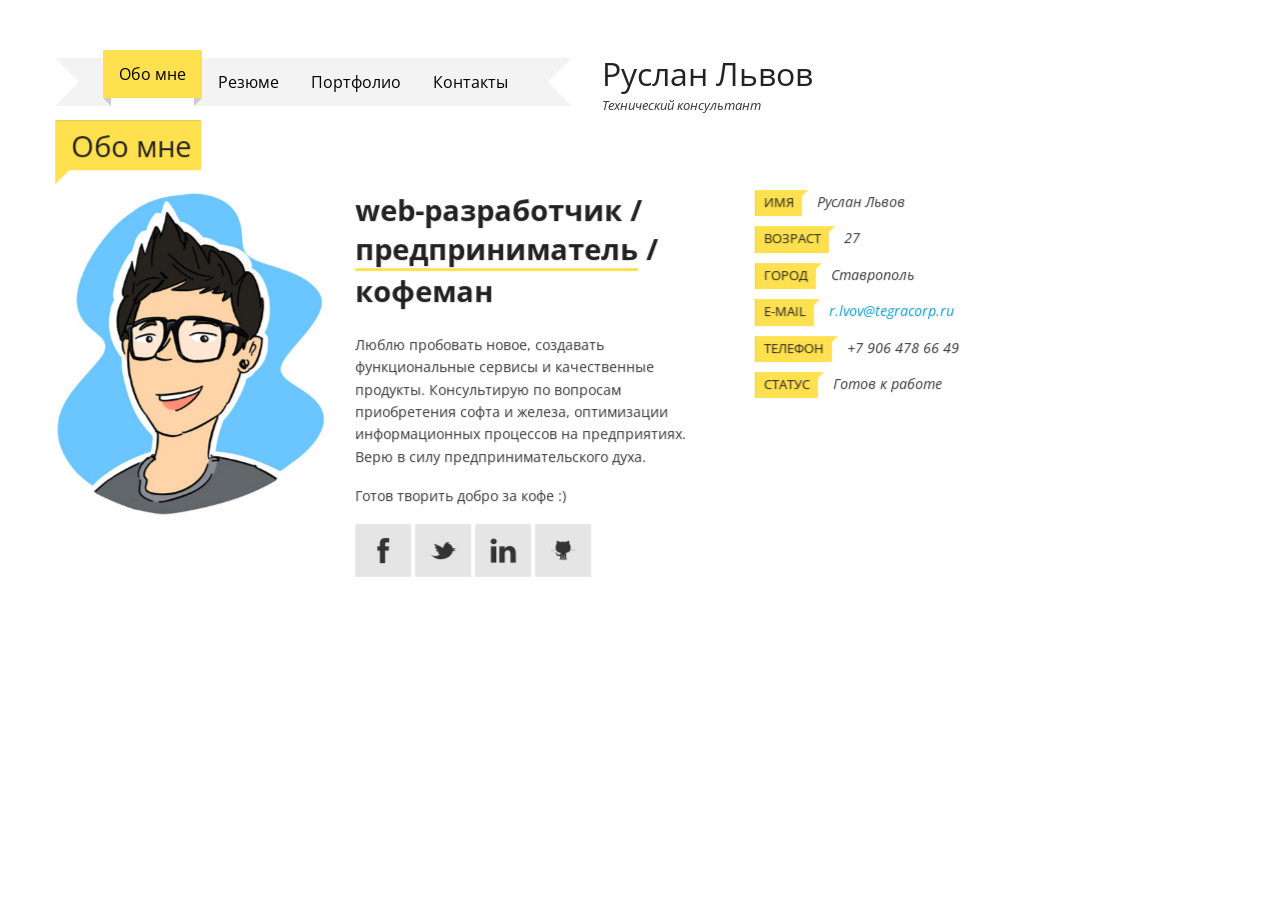
<file: index.html>
<!doctype html>
<html class="no-overflow" data-safeMod="false" data-mobileSafeMod="true" data-safeModPageInAnimation="fadeInLeft"
      data-inAnimation="fadeInLeft" data-outAnimation="fadeOutRightBig" data-lightboxInAnimation="fadeInLeftBig"
      data-profileImageAnimation="rotate-left" data-jmpressAnimationDuration="1000">
<head>

    <meta charset="utf-8"/>
    <meta name="viewport" content="width=device-width, initial-scale=1, maximum-scale=1">
    <meta name="description" content="Руслан Львов | Технический консультант, предприниматель, кофеман">
    <meta name="keywords"
          content="руслан львов, разработчик, предприниматель, портфолио, опыт работы, web, технический консультант">
    <meta name="author" content="Russel Lvov">
    <title>Руслан Львов | Технический консультант, предприниматель, кофеман</title>

    <!-- FAV and TOUCH ICONS -->
    <link rel="shortcut icon" href="images/ico/favicon.ico">
    <link rel="apple-touch-icon-precomposed" sizes="144x144" href="images/ico/iv-logo-144.png">
    <link rel="apple-touch-icon-precomposed" sizes="114x114" href="images/ico/iv-logo-114.png">
    <link rel="apple-touch-icon-precomposed" sizes="72x72" href="images/ico/iv-logo-72.png">
    <link rel="apple-touch-icon-precomposed" href="images/ico/iv-logo-57.png">

    <!-- FONTS -->
    <link href='https://fonts.googleapis.com/css?family=Open+Sans:400,400italic,700&subset=latin,cyrillic' rel='stylesheet' type='text/css'>

    <!-- STYLES -->
    <link rel="stylesheet" type="text/css" href="css/normalize.css">
    <link rel="stylesheet" type="text/css" href="css/bootstrap.min.css">
    <link rel="stylesheet" type="text/css" href="css/jquery.transitions.css">
    <link rel="stylesheet" type="text/css" href="css/main.css">
    <link rel="stylesheet" type="text/css" href="css/animate.css">
    <link rel="stylesheet" type="text/css" href="css/jquery.fancybox-1.3.4.css">

    <!-- SCRIPTS -->
    <!--[if lte IE 9]>
    <script src="js/IE9.js"></script><![endif]-->

    <script src="js/jquery-1.7.2.min.js"></script>
    <script src="js/jquery.address-1.4.min.js"></script>
    <script src="js/detectmobilebrowser.js"></script>
    <script src="js/jmpress.js"></script>
    <script src="js/iscroll.js"></script>
    <script src="js/jScroll.js"></script>
    <script src="js/modernizr.js"></script>
    <script src="js/jquery.waitforimages.js"></script>
    <script src="js/jquery.isotope.min.js"></script>
    <script src="js/jquery.transitions.js"></script>
    <script src="js/jquery.fitvids.js"></script>
    <script src="js/jquery.validate.min.js"></script>
    <script src="js/spin.min.js"></script>
    <script src="js/jquery.fancybox-1.3.4.pack.js"></script>
    <script src="js/send-mail.js"></script>
    <script src="js/main.js"></script>
    <!-- Yandex.Metrika counter -->
    <script type="text/javascript">
        (function (d, w, c) {
            (w[c] = w[c] || []).push(function () {
                try {
                    w.yaCounter35379305 = new Ya.Metrika({
                        id: 35379305,
                        clickmap: true,
                        trackLinks: true,
                        accurateTrackBounce: true
                    });
                } catch (e) {
                }
            });

            var n = d.getElementsByTagName("script")[0],
                    s = d.createElement("script"),
                    f = function () {
                        n.parentNode.insertBefore(s, n);
                    };
            s.type = "text/javascript";
            s.async = true;
            s.src = "https://mc.yandex.ru/metrika/watch.js";

            if (w.opera == "[object Opera]") {
                d.addEventListener("DOMContentLoaded", f, false);
            } else {
                f();
            }
        })(document, window, "yandex_metrika_callbacks");
    </script>
    <noscript>
        <div><img src="https://mc.yandex.ru/watch/35379305" style="position:absolute; left:-9999px;" alt=""/></div>
    </noscript>
    <!-- /Yandex.Metrika counter -->
    <script type="text/javascript">
        (function (i, s, o, g, r, a, m) {
            i['GoogleAnalyticsObject'] = r;
            i[r] = i[r] || function () {
                        (i[r].q = i[r].q || []).push(arguments)
                    }, i[r].l = 1 * new Date();
            a = s.createElement(o),
                    m = s.getElementsByTagName(o)[0];
            a.async = 1;
            a.src = g;
            m.parentNode.insertBefore(a, m)
        })(window, document, 'script', '//www.google-analytics.com/analytics.js', 'ga');

        ga('create', 'UA-20227909-6', 'auto');
        ga('send', 'pageview');

    </script>
    <link class="menu-skin" rel="stylesheet" type="text/css" href="css/skins/menu/light.css">

</head>


<body>
<!-- ************************ HEADER -->
<header id="header">
    <div class="wrapper">


        <!-- NAV MENU -->
        <nav>
            <ul>
                <li><a href='#/about'><span>Обо мне</span></a></li>
                <li><a href='#/resume'><span>Резюме</span></a></li>
                <li><a href='#/portfolio'><span>Портфолио</span></a></li>
                <li><a href='#/contact'><span>Контакты</span></a></li>
            </ul>
        </nav>
        <!-- NAV MENU -->

        <!-- TITLE -->
        <div class="title">
            <h1>Руслан Львов</h1>

            <p>Технический консультант</p>
        </div>
        <!-- TITLE -->

    </div>
</header>
<!-- ************************ HEADER -->


<!-- ************************ PAGES -->
<div id="pages">


    <!-- PAGE : ABOUT -->
    <section id="about" class="page wrapper" data-x="-16500" data-y="-1250" data-rotate="0" data-scale="14">

        <!-- PAGE TITLE -->
        <h2 class="caption"><span>Обо мне</span></h2>

        <div class="iscroll-wrapper">
            <div class="scroller container">


                <!--row-->
                <div class="row">


                    <!--column 3/12-->
                    <div class="span3 profile-image">


                        <!-- te-wrapper -->
                        <div id="te-wrapper" class="te-wrapper">


                            <!-- images -->
                            <div class="te-images">
                                <img src="images/site/profile-1.jpg" alt="profile picture">
                                <img src="images/site/profile-2.jpg" alt="profile picture">
                            </div>
                            <!-- images -->

                            <!-- cover -->
                            <div class="te-cover">
                                <img src="images/site/profile-1.jpg" alt="profile picture">
                            </div>
                            <!-- cover -->

                            <!-- transition -->
                            <div class="te-transition">
                                <div class="te-card">
                                    <div class="te-front"></div>
                                    <div class="te-back"></div>
                                </div>
                            </div>
                            <!-- transition -->


                        </div>
                        <!-- te-wrapper -->


                    </div>
                    <!--column 3/12-->


                    <!--column 4/12-->
                    <div class="span4">

                        <!-- about me text -->
                        <h2>web-разработчик /<span class="label primary">предприниматель</span> / кофеман</h2>

                        <p>Люблю пробовать новое, создавать функциональные сервисы и качественные продукты. Консультирую
                            по вопросам приобретения софта и железа, оптимизации информационных процессов на
                            предприятиях. Верю в силу предпринимательского духа.</p>

                        <p>Готов творить добро за кофе :)</p>
                        <!-- about me text -->

                        <!-- social icons -->
                        <ul class="social">
                            <li><a class="facebook" href="http://fb.com/deenoize" target="_blank">&#xf125;</a></li>
                            <li><a class="twitter" href="http://twitter.com/deenoize" target="_blank">&#xf182;</a></li>
                            <li><a class="linkedin" href="http://linkedin.com/in/deenoize" target="_blank">&#xf146;</a>
                            </li>
                            <li><a class="github" href="http://github.com/deenoize" target="_blank">&#xf133;</a></li>
                        </ul>
                        <!-- social icons -->


                    </div>
                    <!--column 4/12-->


                    <!--column 5/12-->
                    <div class="span5">

                        <!-- personal info -->
                        <ul class="personal-info">
                            <li><span class="title">ИМЯ</span><span class="value">Руслан Львов</span></li>
                            <li><span class="title">ВОЗРАСТ</span><span class="value">27</span></li>
                            <li><span class="title">ГОРОД</span><span class="value">Ставрополь</span></li>
                            <li><span class="title">E-MAIL</span><span class="value"><a
                                    href="mailto:r.lvov@tegracorp.ru">r.lvov@tegracorp.ru</a></span></li>
                            <li><span class="title">ТЕЛЕФОН</span><span class="value">+7 906 478 66 49</span></li>
                            <li><span class="title">СТАТУС</span><span class="value">Готов к работе</span></li>
                        </ul>
                        <!-- personal info -->
                    </div>
                    <!--column 5/12-->


                </div>
                <!--row-->


            </div>
            <!--end scroller-->
        </div>
        <!--iscroll-wrapper-->

    </section>
    <!-- PAGE : ABOUT -->


    <!-- PAGE : RESUME -->
    <section id="resume" class="page wrapper resume" data-x="1500" data-y="250" data-rotate="-90" data-scale="16">

        <!-- PAGE TITLE -->
        <h2 class="caption"><span>Резюме</span></h2>

        <div class="iscroll-wrapper">
            <div class="scroller container">


                <!--row-->
                <div class="row">


                    <!--column 6/12-->
                    <div class="span6">


                        <!-- EMPLOYMENT -->
                        <div class="history-group">

                            <h3><span class="label black">Опыт</span></h3>

                            <div class="history-unit">
                                <h4>Фрилансер<span class="work-time">2015 - сейчас</span></h4>
                                <h5>Upwork, <a href="http://upwork.com">upwork.com</a></h5>
                            </div>

                            <div class="history-unit">
                                <h4>Технический консультант и основатель<span class="work-time">2008 - сейчас</span></h4>
                                <h5>Тегра, <a href="http://tegracorp.ru">tegracorp.ru</a></h5>
                            </div>

                            <div class="history-unit">
                                <h4>Основатель<span class="work-time">2014 - сейчас</span></h4>
                                <h5>Шоколадная мастерская Taboo, <a href="http://tabootaboo.ru">tabootaboo.ru</a></h5>
                            </div>

                            <div class="history-unit">
                                <h4>Основатель <span class="work-time">2015 - сейчас</span></h4>
                                <h5>Мастерская ТотСамыйМак, <a href="http://тотсамыймак.рф">тотсамыймак.рф</a></h5>
                            </div>

                        </div>
                        <!-- EMPLOYMENT -->


                        <!-- EDUCATION -->
                        <div class="history-group">

                            <h3><span class="label black">Образование</span></h3>

                            <div class="history-unit">
                                <h4>Компьютерная графика и web-дизайн <span class="work-time">2006 - 2011</span></h4>
                                <h5>СКФУ</h5>
                            </div>

                            <div class="history-unit">
                                <h4>Системы обработки и управления <span class="work-time">2006 - 2011</span></h4>
                                <h5>СКФУ</h5>
                            </div>

                            <div class="history-unit">
                                <h4>Technology entrepreneurship<span class="work-time">2011 - 2012</span></h4>
                                <h5>Stanford</h5>
                            </div>

                            <div class="history-unit">
                                <h4>Курсы HTML, CSS и JS <span class="work-time">2014 - сейчас</span></h4>
                                <h5>Codeschool.com</h5>
                            </div>

                            <div class="history-unit">
                                <h4>Разное <span class="work-time">2009 - сейчас</span></h4>
                                <h5>Coursera, edX, TED</h5>
                            </div>

                        </div>
                        <!-- EDUCATION -->
                        <!--
                        <div class="launch cv">
                            <a href="#" class="btn">Скачать CV</a>
                        </div>
                        -->
                    </div>
                    <!--column 6/12-->


                    <!--column 6/12-->
                    <div class="span5 offset1">

                        <!-- DEV SKILLS -->
                        <div class="history-group">

                            <h3><span class="label black">Разработка</span></h3>

                            <div class="history-unit">
                                <h4>HTML5</h4>

                                <div class="bar" data-percent="100">
                                    <div class="progress"></div>
                                </div>
                            </div>

                            <div class="history-unit">
                                <h4>CSS3 (Bootstrap, Foundation)</h4>

                                <div class="bar" data-percent="60">
                                    <div class="progress"></div>
                                </div>
                            </div>

                            <div class="history-unit">
                                <h4>JavaScript (Angular, React, Express, Node.js)</h4>

                                <div class="bar" data-percent="80">
                                    <div class="progress"></div>
                                </div>
                            </div>

                            <div class="history-unit">
                                <h4>Database (MySQL, MongoDB, Redis)</h4>

                                <div class="bar" data-percent="60">
                                    <div class="progress"></div>
                                </div>
                            </div>

                            <div class="history-unit">
                                <h4>PHP (WordPress)</h4>

                                <div class="bar" data-percent="70">
                                    <div class="progress"></div>
                                </div>
                            </div>

                        </div>
                        <!-- DEV SKILLS -->


                        <!-- BUSINESS SKILLS -->
                        <div class="history-group">

                            <h3><span class="label black">Бизнес</span></h3>

                            <div class="history-unit">
                                <h4>Менеджмент проектов</h4>

                                <div class="bar" data-percent="100">
                                    <div class="progress"></div>
                                </div>
                            </div>

                            <div class="history-unit">
                                <h4>UI/UX</h4>

                                <div class="bar" data-percent="90">
                                    <div class="progress"></div>
                                </div>
                            </div>

                            <div class="history-unit">
                                <h4>SEO-оптимизация</h4>

                                <div class="bar" data-percent="70">
                                    <div class="progress"></div>
                                </div>
                            </div>

                            <div class="history-unit">
                                <h4>Продвижение в соц. сетях</h4>

                                <div class="bar" data-percent="80">
                                    <div class="progress"></div>
                                </div>
                            </div>
                        </div>
                        <!-- BUSINESS SKILLS -->


                    </div>
                    <!--column 6/12-->


                </div>
                <!--row-->


            </div>
            <!--end scroller-->
        </div>
        <!--iscroll-wrapper-->


    </section>
    <!-- PAGE : RESUME -->


    <!-- PAGE : PORTFOLIO -->
    <section id="portfolio" class="page wrapper portfolio" data-x="14500" data-y="1250" data-rotate="0" data-scale="4">

        <!-- PAGE TITLE -->
        <h2 class="caption"><span>Портфолио</span></h2>

        <div class="iscroll-wrapper">
            <div class="scroller container">


                <!--FILTERS-->
                <ul id="filters">
                    <li class="current"><a href="#" data-filter="*">all</a></li>
                    <li><a href="#" data-filter=".design">design</a></li>
                    <li><a href="#" data-filter=".coding">coding</a></li>
                    <li><a href="#" data-filter=".logo">business</a></li>
                </ul>
                <!--FILTERS-->


                <!-- PORTFOLIO ITEMS --><!--
                <div id="portfolio-items" class="portfolio-items">

                    <div class="item design">
                        <div class="media-box">
                            <img src="images/portfolio/portfolio-06.jpg" alt="portfolio-post">

                            <div class="mask">
                                <h3 class="title">ВЗГЛЯНУТЬ ПОДРОБНЕЕ</h3>
                                <a href="portfolio-item-01.html" class="ico ajax"></a>
                            </div>
                        </div>
                        <h3 class="project-title">Limitless Sky</h3>

                        <p class="category">Poster / Illustration</p>
                    </div>

                    <div class="item coding">
                        <div class="media-box">
                            <img src="images/portfolio/portfolio-15.jpg" alt="portfolio-post">

                            <div class="mask">
                                <h3 class="title">ВЗГЛЯНУТЬ ПОДРОБНЕЕ</h3>
                                <a href="portfolio-item-02.html" class="ico ajax"></a>
                            </div>
                        </div>
                        <h3 class="project-title">Back in 24 hrs</h3>

                        <p class="category">Web Design</p>
                    </div>

                    <div class="item coding">
                        <div class="media-box">
                            <img src="images/portfolio/portfolio-16.jpg" alt="portfolio-post">

                            <div class="mask">
                                <h3 class="title">ВЗГЛЯНУТЬ ПОДРОБНЕЕ</h3>
                                <a href="portfolio-item-03.html" class="ico ajax"></a>
                            </div>
                        </div>
                        <h3 class="project-title">Retro Radio App</h3>

                        <p class="category">Mobile Application</p>
                    </div>

                    <div class="item design">
                        <div class="media-box">
                            <img src="images/portfolio/portfolio-09.jpg" alt="portfolio-post">

                            <div class="mask">
                                <h3 class="title">ВЗГЛЯНУТЬ ПОДРОБНЕЕ</h3>
                                <a href="images/portfolio-big/portfolio-big-03.jpg" title="Showcase of my works."
                                   data-lightbox-gallery="fancybox-item-01" class="ico lightbox"></a>
                            </div>
                        </div>
                        <h3 class="project-title">Lightbox Example</h3>

                        <p class="category">Web Design</p>
                    </div>

                    <div class="item coding">
                        <div class="media-box">
                            <img src="images/portfolio/portfolio-05.jpg" alt="portfolio-post">

                            <div class="mask">
                                <h3 class="title">ВЗГЛЯНУТЬ ПОДРОБНЕЕ</h3>
                                <a href="images/portfolio-big/portfolio-big-01.jpg" title="Showcase of my cool project!"
                                   data-lightbox-gallery="fancybox-item-02" class="ico lightbox"></a>
                                <a href="images/portfolio-big/portfolio-big-02.jpg"
                                   data-lightbox-gallery="fancybox-item-02" title="Showcase of my cool project"
                                   class="hidden lightbox"></a>
                                <a href="images/portfolio-big/portfolio-big-04.jpg"
                                   data-lightbox-gallery="fancybox-item-02" class="hidden lightbox"></a>
                            </div>
                        </div>
                        <h3 class="project-title">Lightbox Gallery</h3>

                        <p class="category">Game Design</p>
                    </div>

                    <div class="item coding">
                        <div class="media-box">
                            <img src="images/portfolio/portfolio-14.jpg" alt="portfolio-post">

                            <div class="mask">
                                <h3 class="title">ВЗГЛЯНУТЬ ПОДРОБНЕЕ</h3>
                                <a href="http://player.vimeo.com/video/49225173?title=0&amp;byline=0&amp;portrait=0&amp;color=FFE04F"
                                   title="Showcase of my works." data-lightbox-gallery="fancybox-item-03"
                                   class="ico lightbox iframe"></a>
                            </div>
                        </div>
                        <h3 class="project-title">Ligthbox Video</h3>

                        <p class="category">Video Editting</p>
                    </div>

                    <div class="item logo">
                        <div class="media-box">
                            <img src="images/portfolio/portfolio-07.jpg" alt="portfolio-post">

                            <div class="mask">
                                <h3 class="title">ВЗГЛЯНУТЬ ПОДРОБНЕЕ</h3>
                                <a href="portfolio-item-01.html" class="ico ajax"></a>
                            </div>
                        </div>
                        <h3 class="project-title">Blue Houses</h3>

                        <p class="category">Logo / Illustration</p>
                    </div>

                    <div class="item design">
                        <div class="media-box">
                            <img src="images/portfolio/portfolio-08.jpg" alt="portfolio-post">

                            <div class="mask">
                                <h3 class="title">ВЗГЛЯНУТЬ ПОДРОБНЕЕ</h3>
                                <a href="portfolio-item-02.html" class="ico ajax"></a>
                            </div>
                        </div>
                        <h3 class="project-title">Robot in love</h3>

                        <p class="category">Illustration</p>
                    </div>

                    <div class="item design">
                        <div class="media-box">
                            <img src="images/portfolio/portfolio-02.jpg" alt="portfolio-post">

                            <div class="mask">
                                <h3 class="title">ВЗГЛЯНУТЬ ПОДРОБНЕЕ</h3>
                                <a href="portfolio-item-03.html" class="ico ajax"></a>
                            </div>
                        </div>
                        <h3 class="project-title">Power Fist</h3>

                        <p class="category">Poster</p>
                    </div>

                    <div class="item coding">
                        <div class="media-box">
                            <img src="images/portfolio/portfolio-10.jpg" alt="portfolio-post">

                            <div class="mask">
                                <h3 class="title">ВЗГЛЯНУТЬ ПОДРОБНЕЕ</h3>
                                <a href="portfolio-item-01.html" class="ico ajax"></a>
                            </div>
                        </div>
                        <h3 class="project-title">Chicken Game</h3>

                        <p class="category">Game Design / Modelling</p>
                    </div>

                    <div class="item design">
                        <div class="media-box">
                            <img src="images/portfolio/portfolio-11.jpg" alt="portfolio-post">

                            <div class="mask">
                                <h3 class="title">ВЗГЛЯНУТЬ ПОДРОБНЕЕ</h3>
                                <a href="portfolio-item-02.html" class="ico ajax"></a>
                            </div>
                        </div>
                        <h3 class="project-title">Deadly Boxes</h3>

                        <p class="category">Print Design / Illustration</p>
                    </div>

                    <div class="item coding">
                        <div class="media-box">
                            <img src="images/portfolio/portfolio-19.jpg" alt="portfolio-post">

                            <div class="mask">
                                <h3 class="title">ВЗГЛЯНУТЬ ПОДРОБНЕЕ</h3>
                                <a href="portfolio-item-03.html" class="ico ajax"></a>
                            </div>
                        </div>
                        <h3 class="project-title">Green Bank</h3>

                        <p class="category">Web Design / Mobile App</p>
                    </div>

                    <div class="item logo">
                        <div class="media-box">
                            <img src="images/portfolio/portfolio-13.jpg" alt="portfolio-post">

                            <div class="mask">
                                <h3 class="title">ВЗГЛЯНУТЬ ПОДРОБНЕЕ</h3>
                                <a href="portfolio-item-01.html" class="ico ajax"></a>
                            </div>
                        </div>
                        <h3 class="project-title">Retro Cassette</h3>

                        <p class="category">Logo / Brand Design</p>
                    </div>

                    <div class="item logo">
                        <div class="media-box">
                            <img src="images/portfolio/portfolio-04.jpg" alt="portfolio-post">

                            <div class="mask">
                                <h3 class="title">ВЗГЛЯНУТЬ ПОДРОБНЕЕ</h3>
                                <a href="portfolio-item-02.html" class="ico ajax"></a>
                            </div>
                        </div>
                        <h3 class="project-title">Colorful Child</h3>

                        <p class="category">Poster / Logo</p>
                    </div>

                    <div class="item logo">
                        <div class="media-box">
                            <img src="images/portfolio/portfolio-03.jpg" alt="portfolio-post">

                            <div class="mask">
                                <h3 class="title">ВЗГЛЯНУТЬ ПОДРОБНЕЕ</h3>
                                <a href="portfolio-item-03.html" class="ico ajax"></a>
                            </div>
                        </div>
                        <h3 class="project-title">Retro Radio</h3>

                        <p class="category">Icon Design</p>
                    </div>


                </div>-->
                <!-- PORTFOLIO ITEMS -->

            </div>
            <!--end scroller-->
        </div>
        <!--iscroll-wrapper-->


    </section>
    <!-- PAGE : PORTFOLIO -->


    <!-- PAGE : CONTACT -->
    <section id="contact" class="page wrapper" data-x="14500" data-y="5250" data-rotate="90" data-scale="2">

        <!-- PAGE TITLE -->
        <h2 class="caption"><span>Контакты</span></h2>

        <div class="iscroll-wrapper">
            <div class="scroller">


                <!--row-->
                <div class="row">


                    <!--column 7/12-->
                    <div class="map span7">

                        <h3>Выпить кофе со мной можно здесь:</h3>

                        <iframe src="https://www.google.com/maps/embed?pb=!1m18!1m12!1m3!1d2886666.012223089!2d41.996086949999984!3d45.04502344999998!2m3!1f0!2f0!3f0!3m2!1i1024!2i768!4f13.1!3m3!1m2!1s0x40f9a9d63fd5d9f7%3A0x29c820a41bb5bcf2!2z0KHRgtCw0LLRgNC-0L_QvtC70YwsINCh0YLQsNCy0YDQvtC_0L7Qu9GM0YHQutC40Lkg0LrRgNCw0Lk!5e0!3m2!1sru!2sru!4v1435318142750"
                                width="800" height="600" frameborder="0" style="border:0" allowfullscreen></iframe>
                    </div>
                    <!--column 7/12-->


                    <!--column 5/12-->
                    <div class="span5">

                        <h3>Есть идеи сотрудничества?</h3>

                        <!--CONTACT FORM-->
                        <form id="contact-form" method="post" class="validate-form">
                            <fieldset>

                                <!-- personal info -->
                                <ul class="personal-info contact-form">
                                    <li><label class="title" for="name">ИМЯ</label><input class="text required"
                                                                                          id="name" name="name"
                                                                                          type="text"
                                                                                          placeholder="Здесь нужно написать Ваше имя">
                                    </li>
                                    <li><label class="title" for="email">E-MAIL</label><input
                                            class="text required email" id="email" name="email" type="text"
                                            placeholder="Чтобы я мог ответить Вам"></li>
                                    <li><label class="title" for="message">СООБЩЕНИЕ</label><textarea
                                            class="text required" id="message" name="message"
                                            placeholder="На вот это Ваше сообщение"></textarea></li>
                                    <li class="submit-area">
                                        <button type="submit" class="btn-send">ОТПРАВИТЬ</button>
                                        <input type="hidden" name="submitted" id="submitted" value="true"/>
                                        <span class="icon">Ã</span>
                                    </li>
                                </ul>
                                <!-- personal info -->

                            </fieldset>
                        </form>
                        <!--CONTACT FORM-->


                    </div>
                    <!--column 5/12-->


                </div>
                <!--row-->


            </div>
            <!--end scroller-->
        </div>
        <!--iscroll-wrapper-->


    </section>
    <!-- PAGE : CONTACT -->


</div>
<!-- ************************ PAGES -->


<!-- ************************ PORTFOLIO OVERLAY -->
<div class="p-overlay">

</div>
<!-- ************************ PORTFOLIO OVERLAY -->

<!-- ************************ PORTFOLIO OVERLAY -->
<div class="p-overlay">

</div>
<!-- ************************ PORTFOLIO OVERLAY -->


<!-- ************************ AJAX LOADER -->
<div class="loader"></div>
<!-- ************************ AJAX LOADER -->


</body>
</html>
</file>
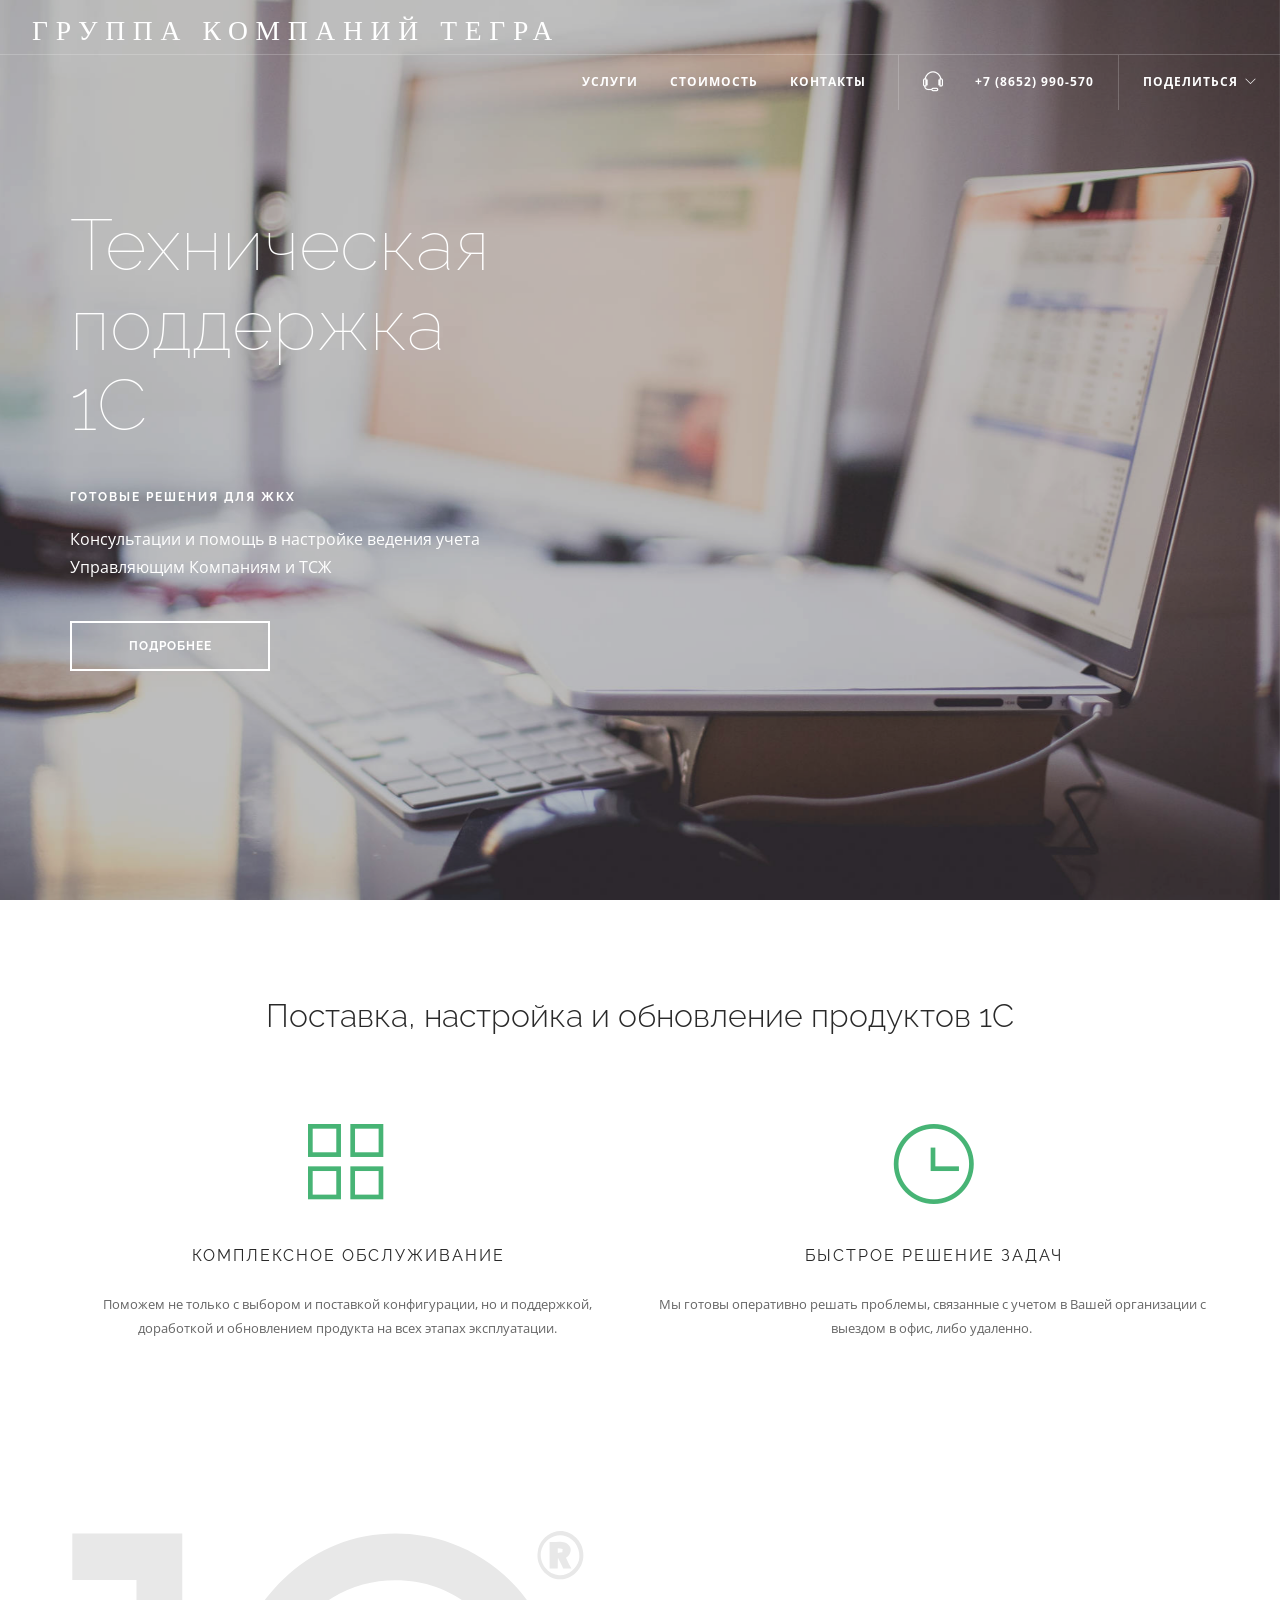
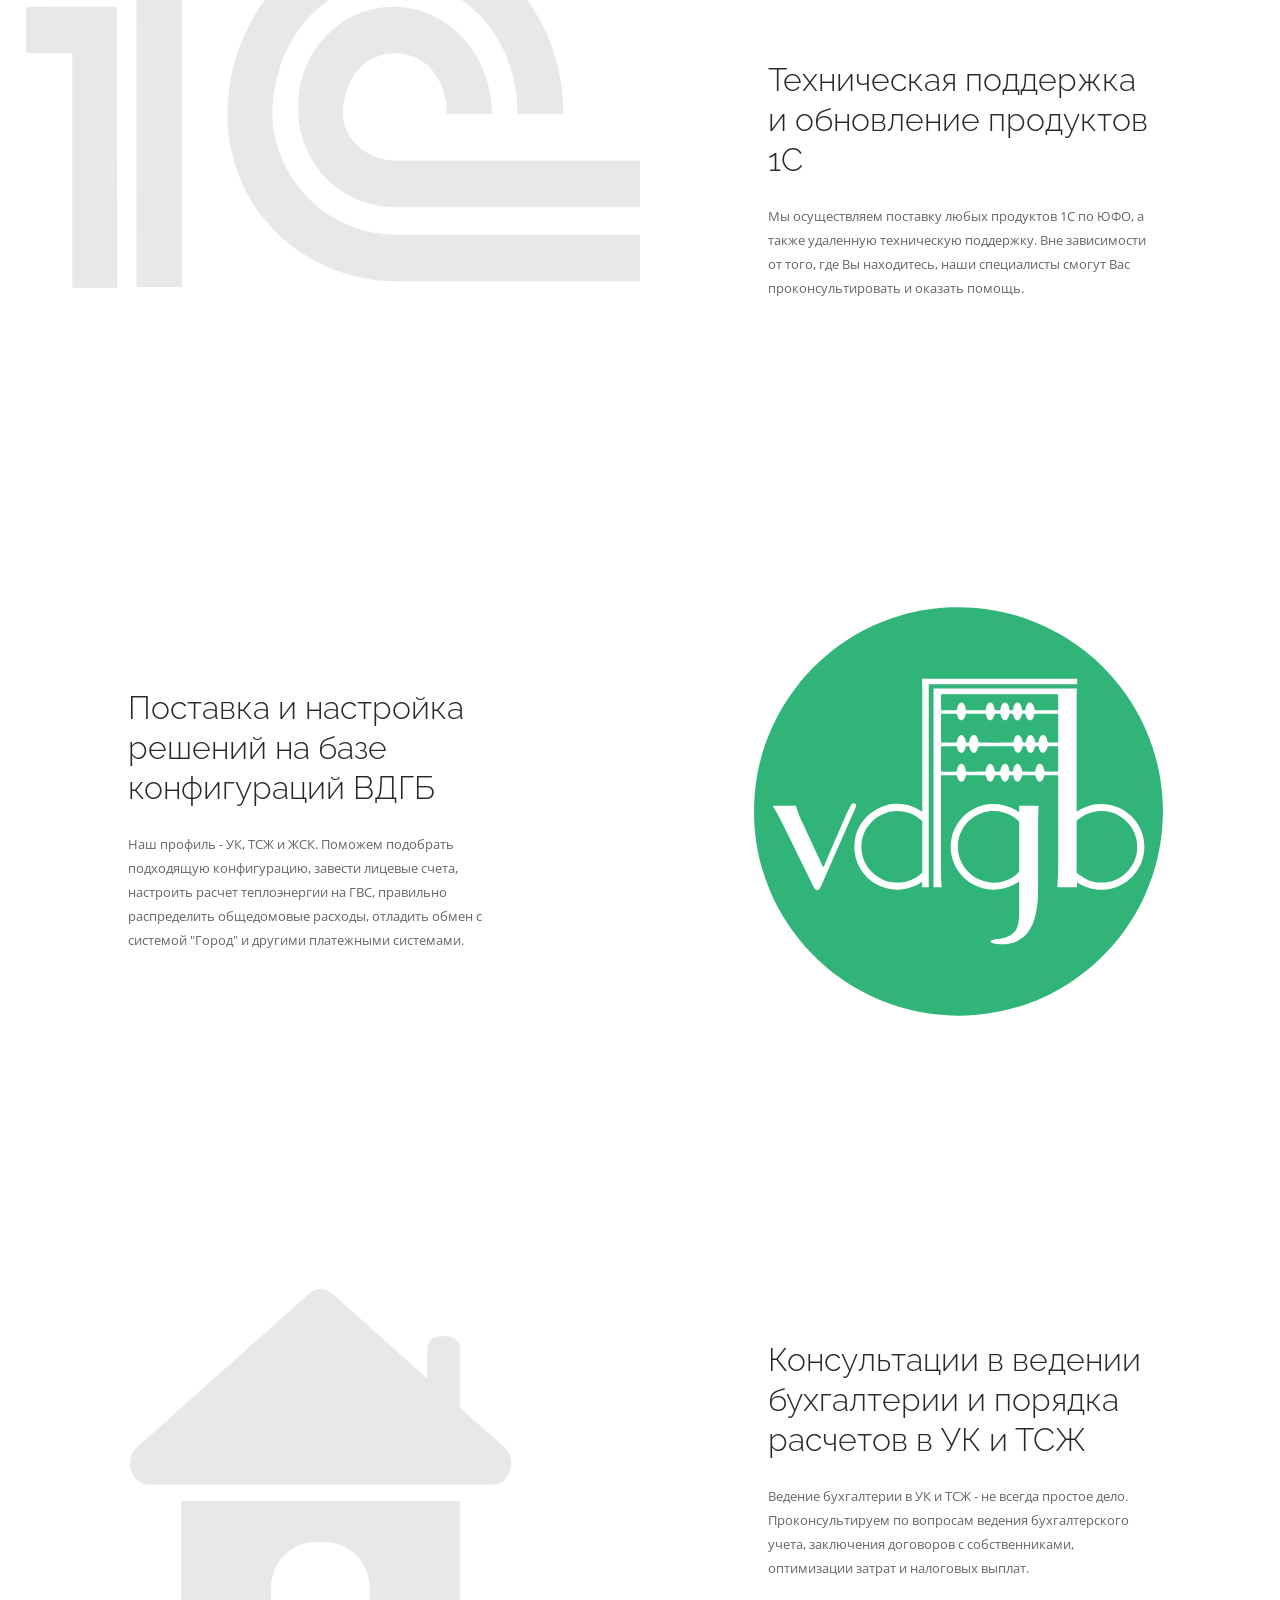
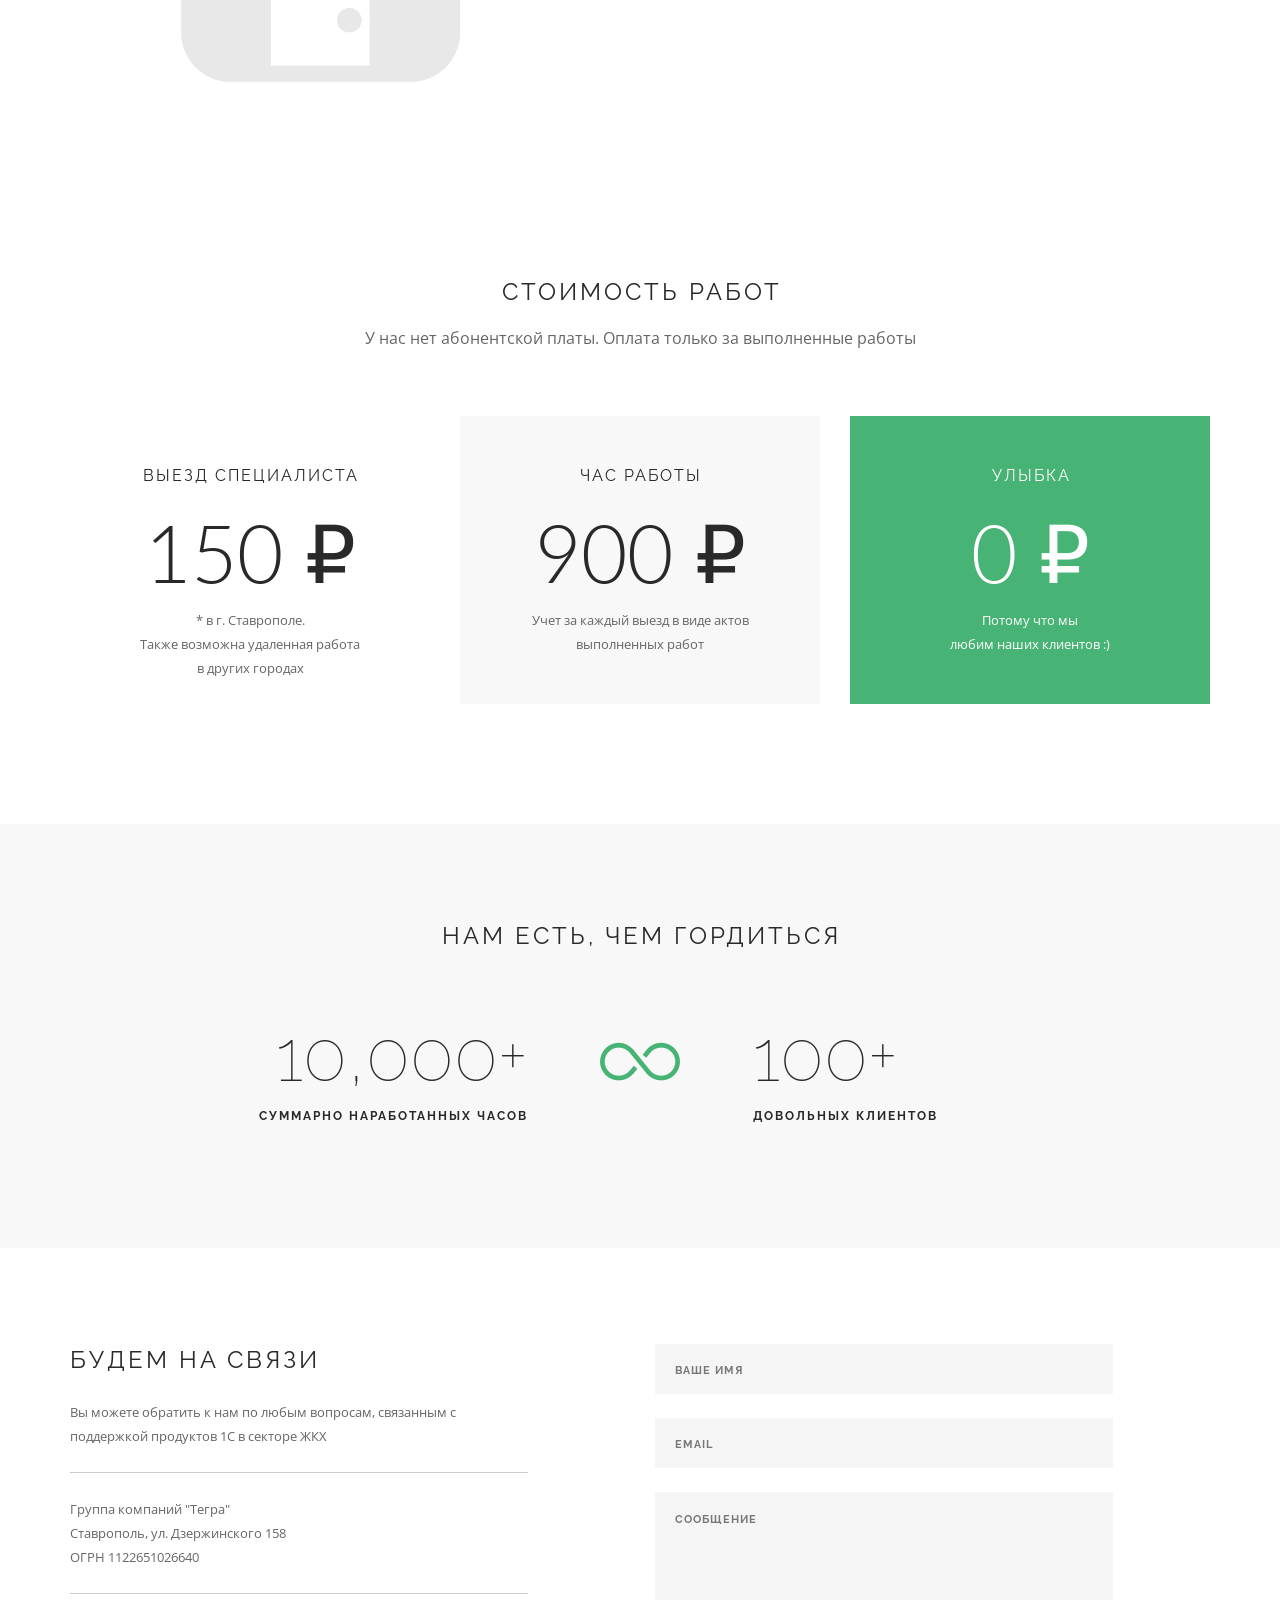
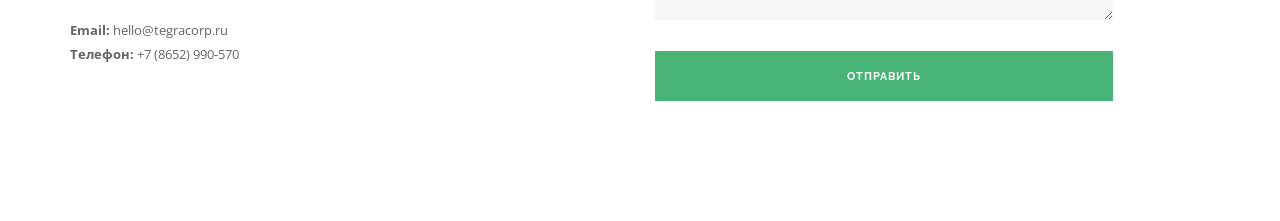
<file: portfolio/sites/1c.tegracorp.ru/index.html>
<!doctype html>
<html lang="ru">
<head>
        <meta charset="utf-8">
        <title>Техническая поддержка 1С в Управляющих Компаниях и ТСЖ | Группа компаний Тегра</title>
        <meta name="viewport" content="width=device-width, initial-scale=1.0">
        <link href="css/bootstrap.css" rel="stylesheet" type="text/css" media="all" />
        <link href="css/themify-icons.css" rel="stylesheet" type="text/css" media="all" />
        <link href="css/theme.css" rel="stylesheet" type="text/css" media="all" />
        <link href='http://fonts.googleapis.com/css?family=Lato:300,400%7CRaleway:100,400,300,500,600,700%7COpen+Sans:400,500,600' rel='stylesheet' type='text/css'>
    </head>
    <body>
	<div class="nav-container">
		<nav class="absolute transparent">
			<div class="nav-bar">
				<div class="module left">
					<a href="http://tegracorp.ru/">
						<img class="logo logo-light" alt="Тегра" src="img/logo-light.svg" />
						<img class="logo logo-dark" alt="Тегра" src="img/logo-dark.svg" />
					</a>
				</div>
				<div class="module widget-handle mobile-toggle right visible-sm visible-xs">
					<i class="ti-menu"></i>
				</div>
				<div class="module-group right">
					<div class="module left">
						<ul class="menu">
							<li>
								<a href="#service">Услуги</a>
							</li>
							<li>
								<a href="#price">Стоимость</a>
							</li>
							<li>
								<a href="#contact">Контакты</a>
							</li>
							</ul>
						</div>
					<!--end of menu module-->
					<div class="module widget-handle language left">
						<ul class="menu">
							<li>
								<i class="ti-headphone-alt"></i>
							</li>
							<li>
								<a href="#">+7 (8652) 990-570</a>
							</li>
						</ul>
					</div>
					<div class="module widget-handle language left">
						<ul class="menu">
							<li class="has-dropdown">
								<a href="#">Поделиться</a>
								<ul>
									<li>
										<a href="#">Facebook</a>
									</li>
									<li>
										<a href="#">Twitter</a>
									</li>
									<li>
										<a href="http://vk.com/tegracorp">VK</a>
									</li>
								</ul>
							</li>
						</ul>
					</div>
				</div>
				<!--end of module group-->
			</div>
		</nav>
	</div>
	<div class="main-container">
		<section class="projects cover fullscreen image-slider slider-all-controls controls-inside parallax hidden-xs">
		<ul class="slides">
			<li class="overlay image-bg flex-active-slide">
				<div class="background-image-holder fadeIn">
					<img alt="image" class="background-image" src="img/2.jpg">
				</div>
				<div class="container v-align-transform">
					<div class="row">
						<div class="col-sm-8 col-md-5">
							<h1 class="mb40 mb-xs-16 large">Техническая поддержка 1С</h1>
							<h6 class="uppercase mb16">Готовые решения для ЖКХ</h6>
							<p class="lead mb40">Консультации и помощь в настройке ведения учета Управляющим Компаниям и ТСЖ</p>
							<a class="btn btn-lg" href="#service">ПОДРОБНЕЕ</a>
						</div>
					</div>

				</div>

			</li>
		</ul>
	<ol class="flex-control-nav flex-control-paging"></ol>
			<ul class="flex-direction-nav">
				<li>
					<a class="flex-prev flex-disabled" href="#" tabindex="-1">Назад</a>
				</li>
				<li>
					<a class="flex-next flex-disabled" href="#" tabindex="-1">Вперед</a>
				</li>
			</ul>
		</section>
		<section class="toggle-bg-mrv">
		<div class="container">
			<a name="service"></a>
			<div class="row mb64 mb-xs-24">
				<div class="col-sm-12 col-md-10 col-md-offset-1 text-center">
					<h3>Поставка, настройка и обновление продуктов 1С</h3>
				</div>
			</div>

			<div class="row">
				<div class="text-center col-sm-6">
					<div class="feature">
						<div class="text-center">
							<i class="ti-layout-grid2 icon-lg mb40 mb-xs-24 inline-block color-primary"></i>
							<h5 class="uppercase">КОМПЛЕКСНОЕ ОБСЛУЖИВАНИЕ</h5>
						</div>
						<p>Поможем не только с выбором и поставкой конфигурации, но и поддержкой, доработкой и обновлением продукта на всех этапах эксплуатации.</p>
					</div>
				</div>
				<div class="text-center col-sm-6">
					<div class="feature">
						<div class="text-center">
							<i class="mb40 mb-xs-24 inline-block color-primary ti-time icon-lg"></i>
							<h5 class="uppercase">БЫСТРОЕ РЕШЕНИЕ ЗАДАЧ</h5>
						</div>
						<p>Мы готовы оперативно решать проблемы, связанные с учетом в Вашей организации с выездом в офис, либо удаленно.&nbsp;</p>
					</div>

				</div>
			</div>
		</div>
	</section>
		<section class="image-square left toggle-bg-mrv">
		<div class="col-md-6 image">
			<div class="background-image-holder fadeIn">
				<img alt="image" class="background-image" src="img/1c.svg">
			</div>
		</div>
		<div class="col-md-offset-1 content col-md-6">
			<h3>Техническая поддержка и обновление продуктов 1С</h3>
			<p class="mb0">
				Мы осуществляем поставку любых продуктов 1С по ЮФО, а также удаленную техническую поддержку. Вне зависимости от того, где Вы находитесь, наши специалисты смогут Вас проконсультировать и оказать помощь.</p>
		</div>
	</section>
		<section class="image-square right toggle-bg-mrv">
		<div class="col-md-6 image">
			<div class="background-image-holder fadeIn">
				<img alt="image" class="background-image" src="img/vdgb.svg">
			</div>
		</div>
		<div class="content col-md-6">
			<h3>Поставка и настройка решений на базе конфигураций ВДГБ</h3>
			<p class="mb0">
				Наш профиль - УК, ТСЖ и ЖСК. Поможем подобрать подходящую конфигурацию, завести лицевые счета, настроить расчет теплоэнергии на ГВС, правильно распределить общедомовые расходы, отладить обмен с системой "Город" и другими платежными системами.</p>
		</div>
	</section>
		<section class="image-square left toggle-bg-mrv">
		<div class="col-md-6 image">
			<div class="background-image-holder fadeIn">
				<img alt="image" class="background-image" src="img/uk.svg">
			</div>
		</div>
		<div class="col-md-offset-1 content col-md-6">
			<h3>Консультации в ведении бухгалтерии и порядка расчетов в УК и ТСЖ &nbsp;</h3>
			<p class="mb0">Ведение бухгалтерии в УК и ТСЖ - не всегда простое дело. Проконсультируем по вопросам ведения бухгалтерского учета, заключения договоров с собственниками, оптимизации затрат и налоговых выплат.</p>
		</div>
	</section>
		<section class="toggle-bg-mrv"><a name="price"></a>
		<div class="container">
			<div class="row">
				<div class="col-sm-12 text-center">
					<h4 class="uppercase mb16">СТОИМОСТЬ РАБОТ</h4>
					<p class="lead mb64">У нас нет абонентской платы. Оплата только за выполненные работы</p>
				</div>
			</div>
			<div class="row">
				<div class="col-sm-6 col-md-4">
					<div class="pricing-table pt-1 text-center">
						<h5 class="uppercase">ВЫЕЗД СПЕЦИАЛИСТА</h5>
						<span class="price">150 ₽</span>
						<p>* в г. Ставрополе.<br>Также возможна удаленная работа<br>в других городах</p>
					</div>
				</div>
				<div class="col-sm-6 col-md-4">
					<div class="pricing-table pt-1 text-center boxed">
						<h5 class="uppercase">ЧАС РАБОТЫ</h5>
						<span class="price">900 ₽</span>
						<p>Учет за каждый выезд в виде актов<br> выполненных работ</p>
					</div>
				</div>
				<div class="col-sm-6 col-md-4">
					<div class="pricing-table pt-1 text-center emphasis">
						<h5 class="uppercase">УЛЫБКА</h5>
						<span class="price">0 ₽<br></span>
						<p>
							Потому что мы<br> любим наших клиентов :)</p>
					</div>
				</div>
			</div>
		</div>
	</section>
		<section class="bg-secondary toggle-bg-mrv">
		<div class="container">
			<div class="row mb40 mb-xs-0">
				<div class="col-sm-12 text-center">
					<h4 class="uppercase">НАМ ЕСТЬ, ЧЕМ ГОРДИТЬСЯ</h4>
				</div>
			</div>

			<div class="row">
				<div class="col-sm-6 col-md-5 text-right text-center-xs">
					<h1 class="large mb8">10,000+</h1>
					<h6 class="uppercase">СУММАРНО НАРАБОТАННЫХ ЧАСОВ</h6>
				</div>
				<div class="col-md-2 text-center hidden-sm hidden-xs">
					<i class="ti-infinite icon icon-lg color-primary mt8 mt-xs-0"></i>
				</div>
				<div class="col-sm-6 text-center-xs col-md-4">
					<h1 class="large mb8">100+</h1>
					<h6 class="uppercase">ДОВОЛЬНЫХ КЛИЕНТОВ</h6>
				</div>
			</div>
		</div>
		</section>
<!--		<section>
                <div class="container">
                    <div class="row">
                        <div class="col-sm-12 text-center">
                            <h4 class="uppercase mb16">Scrolling Carousel</h4>
                            <p class="lead mb64">
                                Initialize a carousel using the '.logo-carousel' class.
                            </p>
                        </div>
                    </div>
                    <div class="row">
                        <div class="logo-carousel">
                            <ul class="slides">
                                <li>
                                    <a href="#">
                                        <img alt="Logo" src="img/l1.png" />
                                    </a>
                                </li>
                                <li>
                                    <a href="#">
                                        <img alt="Logo" src="img/l2.png" />
                                    </a>
                                </li>
                                <li>
                                    <a href="#">
                                        <img alt="Logo" src="img/l3.png" />
                                    </a>
                                </li>
                                <li>
                                    <a href="#">
                                        <img alt="Logo" src="img/l4.png" />
                                    </a>
                                </li>
                                <li>
                                    <a href="#">
                                        <img alt="Logo" src="img/l1.png" />
                                    </a>
                                </li>
                                <li>
                                    <a href="#">
                                        <img alt="Logo" src="img/l2.png" />
                                    </a>
                                </li>
                                <li>
                                    <a href="#">
                                        <img alt="Logo" src="img/l3.png" />
                                    </a>
                                </li>
                                <li>
                                    <a href="#">
                                        <img alt="Logo" src="img/l4.png" />
                                    </a>
                                </li>
                            </ul>
                        </div>
                    </div>
                </div>
            </section>-->
		<section>
			<a name="contact"></a>
		<div class="container">
			<div class="row">
				<div class="col-sm-6 col-md-5">
					<h4 class="uppercase">БУДЕМ НА СВЯЗИ</h4>
					<p>
						Вы можете обратить к нам по любым вопросам, связанным с поддержкой продуктов 1С в секторе ЖКХ<br></p>
					<hr>
					<p>
						Группа компаний "Тегра" &nbsp; &nbsp; &nbsp;&nbsp;<br>Ставрополь, ул. Дзержинского 158 &nbsp; &nbsp; &nbsp;&nbsp;<br>ОГРН 1122651026640</p>
					<hr>
					<p>
						<strong>Email:</strong> hello@tegracorp.ru&nbsp;<br><strong>Телефон:</strong> +7 (8652) 990-570&nbsp;<br>
					</p>
				</div>
				<div class="col-sm-6 col-md-5 col-md-offset-1">
					<form method="post" id="feedback-form" data-success="Thanks for your submission, we will be in touch shortly." data-error="Please fill all fields correctly.">
						<input type="text" name="nameFF" placeholder="Ваше имя">
						<input type="text" name="contactFF" placeholder="Email">
						<textarea name="messageFF" rows="4" placeholder="Сообщение" ></textarea>
						<input type="submit" value="Отправить">
					</form>
				</div>
			</div>
			</div>
	</section>
		</div>
	<a href="#0" class="cd-top">Top</a>
     <script src="js/jquery.min.js"></script>
	<script src="js/bootstrap.min.js"></script>
	<script src="js/smooth-scroll.min.js"></script>
	<script src="js/parallax.js"></script>
	<script src="js/scripts.js"></script>
	<!-- Yandex.Metrika counter -->
	<script type="text/javascript">
		(function (d, w, c) {
			(w[c] = w[c] || []).push(function() {
				try {
					w.yaCounter35379065 = new Ya.Metrika({
						id:35379065,
						clickmap:true,
						trackLinks:true,
						accurateTrackBounce:true
					});
				} catch(e) { }
			});

			var n = d.getElementsByTagName("script")[0],
					s = d.createElement("script"),
					f = function () { n.parentNode.insertBefore(s, n); };
			s.type = "text/javascript";
			s.async = true;
			s.src = "https://mc.yandex.ru/metrika/watch.js";

			if (w.opera == "[object Opera]") {
				d.addEventListener("DOMContentLoaded", f, false);
			} else { f(); }
		})(document, window, "yandex_metrika_callbacks");
	</script>
	<noscript><div><img src="https://mc.yandex.ru/watch/35379065" style="position:absolute; left:-9999px;" alt="" /></div></noscript>
	<!-- /Yandex.Metrika counter -->
	<script type="text/javascript">
		(function(i,s,o,g,r,a,m){i['GoogleAnalyticsObject']=r;i[r]=i[r]||function(){
					(i[r].q=i[r].q||[]).push(arguments)},i[r].l=1*new Date();a=s.createElement(o),
				m=s.getElementsByTagName(o)[0];a.async=1;a.src=g;m.parentNode.insertBefore(a,m)
		})(window,document,'script','//www.google-analytics.com/analytics.js','ga');

		ga('create', 'UA-20227909-5', 'auto');
		ga('send', 'pageview');

	</script>
	</body>
</html>
</file>
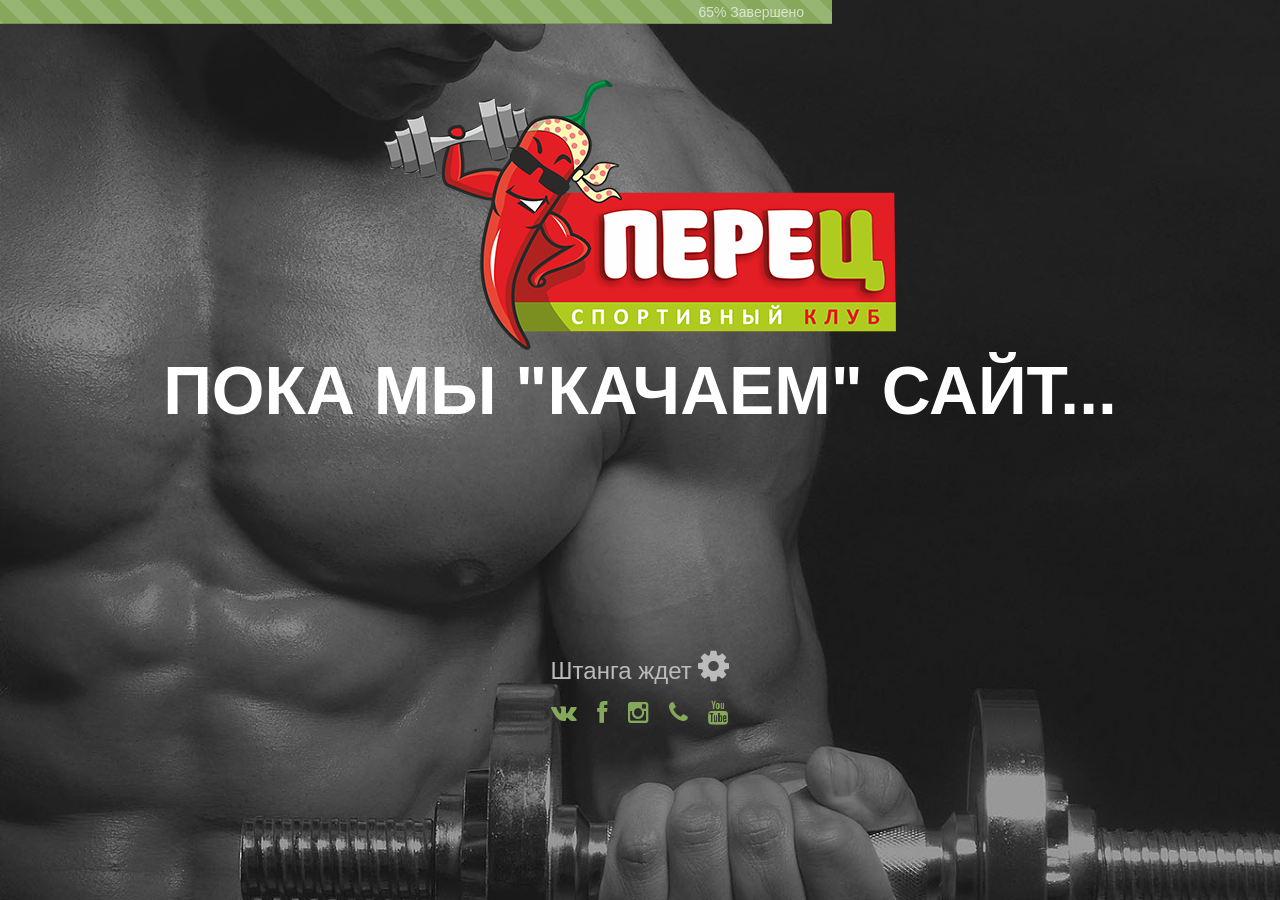
<file: portfolio/sites/скперец.рф-coming-soon/index.html>
<!DOCTYPE html>

<html>
<head>
<meta charset="utf-8">
<meta name="viewport" content="width=device-width, initial-scale=1">
<link rel="shortcut icon" href="img/favicon.ico?46469441"/>
<title>Спортивный клуб Перец</title>
<meta name="description" content="http://fb.com/deenoize">
<meta name="author" content="Ruslan Lvov">
<link href="css/bootstrap.min.css" rel="stylesheet">
<link rel="stylesheet" href="css/animate.css">
<link href="css/font-awesome.min.css" rel="stylesheet">
<link href="css/main.css" rel="stylesheet">

<!--[if lt IE 9]>
      <script src="https://oss.maxcdn.com/libs/html5shiv/3.7.0/html5shiv.js"></script>
      <script src="https://oss.maxcdn.com/libs/respond.js/1.4.2/respond.min.js"></script>
    <![endif]-->
</head>
<body>

<!--progress bar-->
<div class="progress progress-striped active slideInLeft animated animated-delay">
  <div class="progress-bar"  role="progressbar" aria-valuenow="65" aria-valuemin="0" aria-valuemax="100" style="width: 65%"> <span>65% Завершено</span> </div>
</div>
<!--end progress bar--> 
    
<div class="container"> 
  <!--header-->
  <header class="top-header" >  
    <div class="colelem" id="u70"><!-- simple frame --></div>
    <div class="col-md-12">
      <h1 class="text-center bounceInDown animated">ПОКА МЫ "КАЧАЕМ" САЙТ...</h1>
    </div>
  </header>
  <!--end header--> 
  
  <!--social media-->
  <section class="row text-center social bounceInUp animated">
    <div class="col-md-12">
      <p>Штанга ждет <i class="fa fa-cog fa-2x fa-spin"></i></p>
      <ul class="social-icons">
        <li><a href="http://vk.com/perets.sport"><i class="fa fa-vk fa-2x"></i></a></li>
        <li><a href="http://www.facebook.com/perets.sk"><i class="fa fa-facebook fa-2x"></i></a></li>
        <li><a href="http://instagram.com/perets_sport_club"><i class="fa fa-instagram fa-2x"></i></a></li>
        <li><a href="http://vk.com/perets.sport?w=wall233612808_330%2Fall"><i class="fa fa-phone fa-2x"></i></a></li>
        <li><a href="http://www.youtube.com/channel/UCV74aded1auGEGUZFtmJ1OQ"><i class="fa fa-youtube fa-2x"></i></a></li>
      </ul>
    </div>
  </section>
  
  <!--end social media--> 
  
</div>
    <script>
  (function(i,s,o,g,r,a,m){i['GoogleAnalyticsObject']=r;i[r]=i[r]||function(){
  (i[r].q=i[r].q||[]).push(arguments)},i[r].l=1*new Date();a=s.createElement(o),
  m=s.getElementsByTagName(o)[0];a.async=1;a.src=g;m.parentNode.insertBefore(a,m)
  })(window,document,'script','//www.google-analytics.com/analytics.js','ga');

  ga('create', 'UA-20227909-3', 'auto');
  ga('send', 'pageview');
    ga(‘set’, ‘&uid’, {{USER_ID}}); // Задание идентификатора пользователя с помощью параметра user_id (текущий пользователь).

</script>
</body>
</html>
</file>
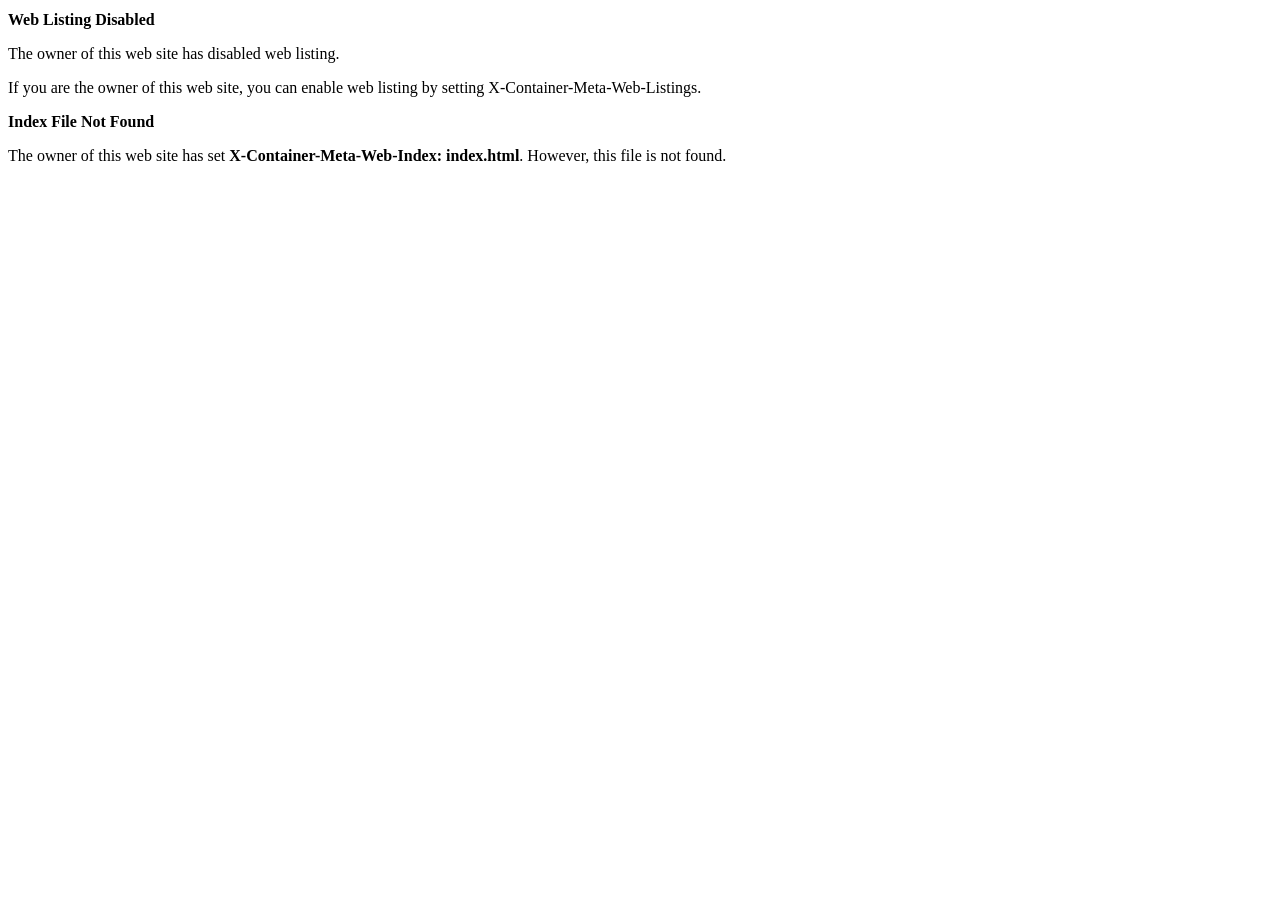
<file: portfolio/sites/1c.tegracorp.ru/img/index.html>
<!DOCTYPE HTML PUBLIC "-//W3C//DTD HTML 4.01 Transitional//EN" "http://www.w3.org/TR/html4/loose.dtd">
<html>
<head>
<title>Listing of /v1/MossoCloudFS_941049/Foundry 1.1.0 Demo 1/img/</title>
  <style type="text/css">
   h1 {font-size: 1em; font-weight: bold;}
   p {font-size: 2}
  </style>
</head>
<body>  <h1>Web Listing Disabled</h1>   <p>The owner of this web site has disabled web listing.   <p>If you are the owner of this web site, you can enable   web listing by setting X-Container-Meta-Web-Listings.</p><h1>Index File Not Found</h1> <p>The owner of this web site has set  <b>X-Container-Meta-Web-Index: index.html</b>.  However, this file is not found.</p> </body>
</html>
</file>
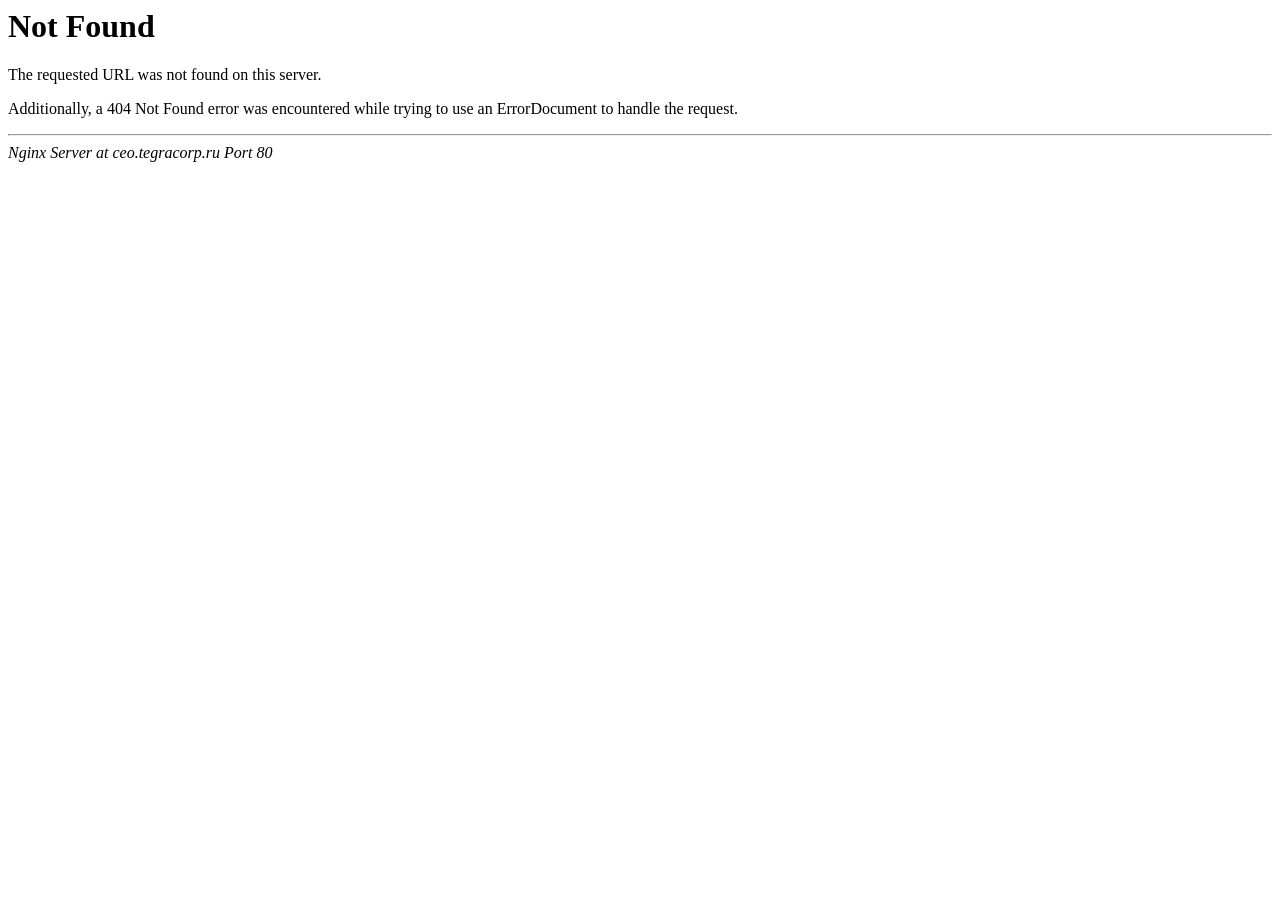
<file: none.html>
<!DOCTYPE HTML PUBLIC "-//IETF//DTD HTML 2.0//EN">
<html><head>
<title>404 Not Found</title>
</head><body>
<h1>Not Found</h1>
<p>The requested URL was not found on this server.</p>
<p>Additionally, a 404 Not Found
error was encountered while trying to use an ErrorDocument to handle the request.</p>
<hr>
<address>Nginx Server at ceo.tegracorp.ru Port 80</address>
</body></html>
</file>
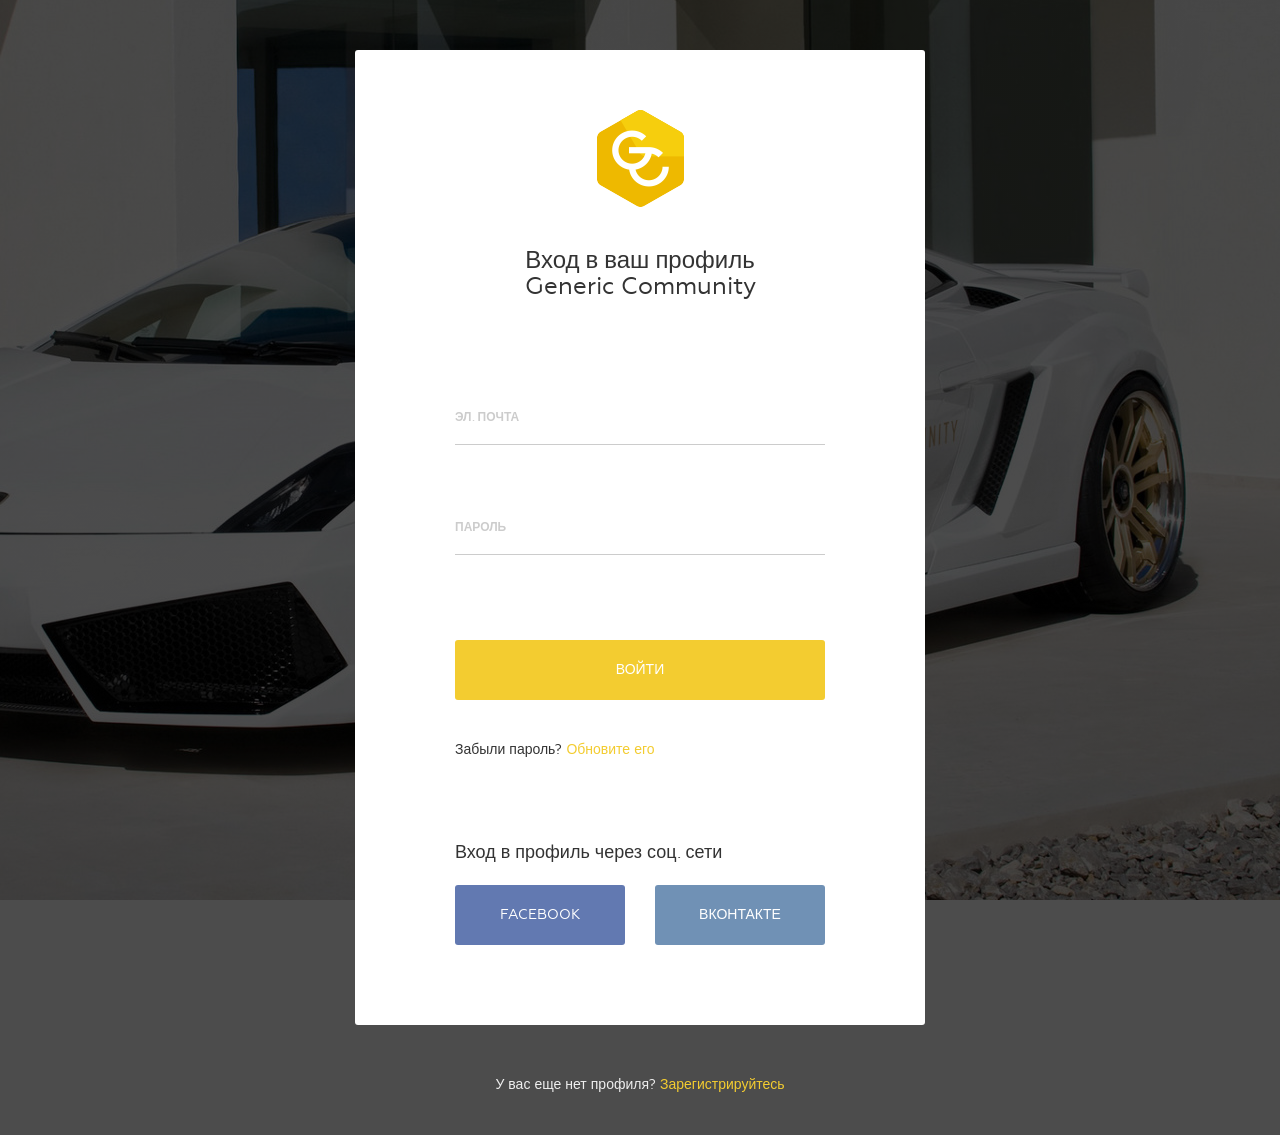
<file: portfolio/sites/general-community-reg/login.html>
<!DOCTYPE html><html><head><meta charset="utf-8"><title>Generic Community</title><meta name="description" content=""><meta name="viewport" content="width=device-width,initial-scale=1"><link rel="apple-touch-icon" sizes="57x57" href="images/favicon/apple-touch-icon-57x57.png"><link rel="apple-touch-icon" sizes="60x60" href="images/favicon/apple-touch-icon-60x60.png"><link rel="apple-touch-icon" sizes="72x72" href="images/favicon/apple-touch-icon-72x72.png"><link rel="apple-touch-icon" sizes="76x76" href="images/favicon/apple-touch-icon-76x76.png"><link rel="icon" type="image/png" href="images/favicon/favicon-32x32.png" sizes="32x32"><link rel="icon" type="image/png" href="images/favicon/favicon-16x16.png" sizes="16x16"><link rel="manifest" href="favicon/manifest.json"><link rel="stylesheet" href="styles/main.css"><script src="scripts/vendor/modernizr.js"></script></head><body class="reg-page"><div class="reg-window"><form action="#" method="post" name="login" id="validate-form" class="reg"><div class="reg-header"><h1 class="reg-logo"><a href="#"><img src="./images/logo.png" alt="Generic community"></a></h1><h3 class="reg-title">Вход в ваш профиль<br>Generic Community</h3></div><div class="reg-content"><input type="email" id="email" name="email" class="reg-input"><label for="email" class="label-animated"><span class="label-animated-content">Эл. почта</span></label><input type="password" id="password" name="password" class="reg-input"><label for="password" class="label-animated"><span class="label-animated-content">Пароль</span></label><input type="submit" value="ВОЙТИ" class="reg-button-accept btn btn-primary"><p class="reg-paragraph">Забыли пароль? <a href="recovery.html">Обновите его</a></p><div class="reg-social clearfix"><p class="reg-social-info">Вход в профиль через соц. сети</p><button href="" class="reg-social-button-fb btn">FACEBOOK</button> <button href="" class="reg-social-button-vk btn">ВКОНТАКТЕ</button></div></div></form><p class="reg-bottomform">У вас еще нет профиля? <a href="index.html">Зарегистрируйтесь</a></p></div></body></html><!-- Google Analytics: change UA-XXXXX-X to be your site's ID.--><script>(function (b, o, i, l, e, r) {
    b.GoogleAnalyticsObject = l;
    b[l] || (b[l] =
      function () {
        (b[l].q = b[l].q || []).push(arguments)
      });
    b[l].l = +new Date;
    e = o.createElement(i);
    r = o.getElementsByTagName(i)[0];
    e.src = '//www.google-analytics.com/analytics.js';
    r.parentNode.insertBefore(e, r)
  }(window, document, 'script', 'ga'));
  ga('create', 'UA-XXXXX-X');ga('send', 'pageview');</script><script src="scripts/vendor.js"></script><script src="scripts/plugins.js"></script><script src="scripts/main.js"></script>
</file>
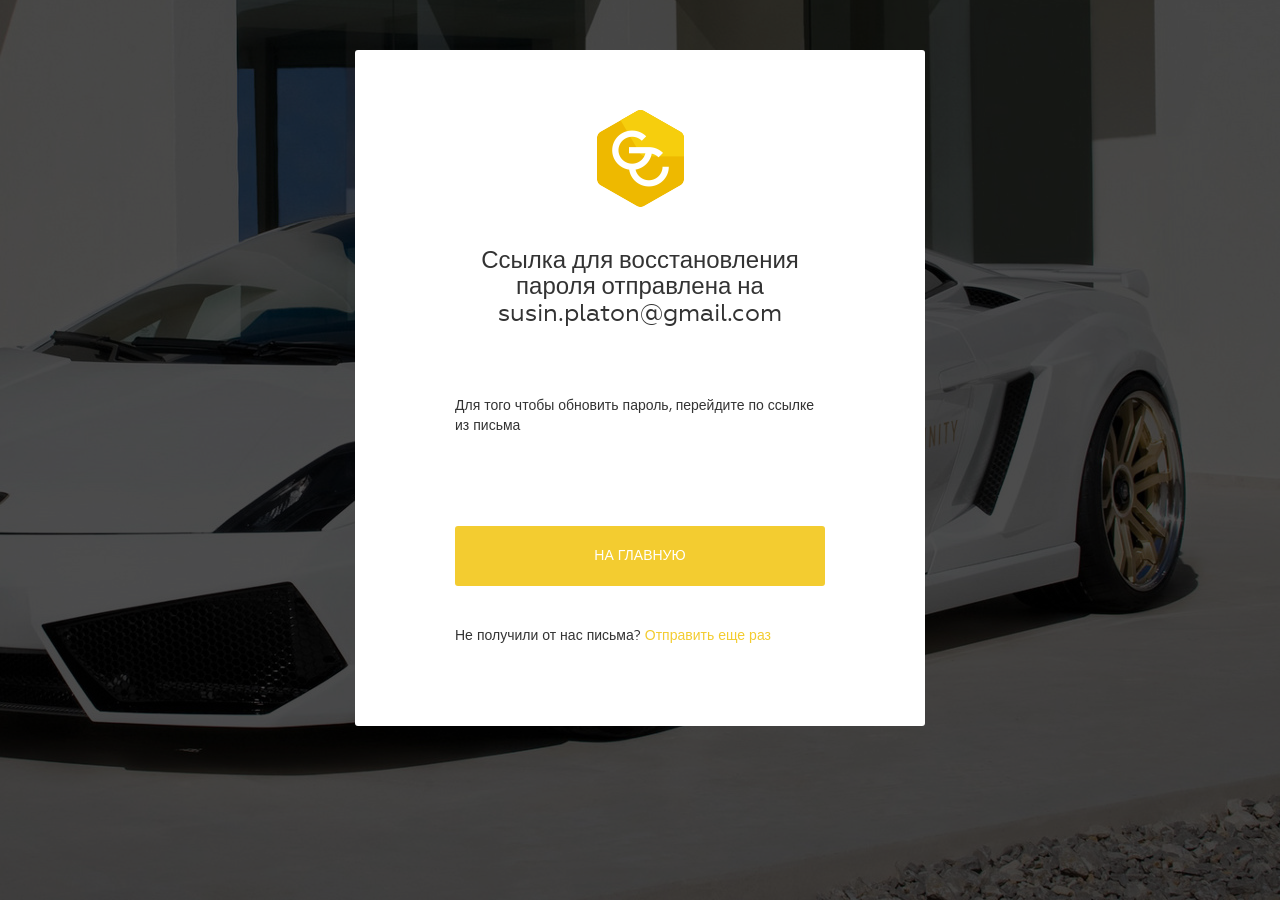
<file: portfolio/sites/general-community-reg/recovery-sent.html>
<!DOCTYPE html><html><head><meta charset="utf-8"><title>Generic Community</title><meta name="description" content=""><meta name="viewport" content="width=device-width,initial-scale=1"><link rel="apple-touch-icon" sizes="57x57" href="images/favicon/apple-touch-icon-57x57.png"><link rel="apple-touch-icon" sizes="60x60" href="images/favicon/apple-touch-icon-60x60.png"><link rel="apple-touch-icon" sizes="72x72" href="images/favicon/apple-touch-icon-72x72.png"><link rel="apple-touch-icon" sizes="76x76" href="images/favicon/apple-touch-icon-76x76.png"><link rel="icon" type="image/png" href="images/favicon/favicon-32x32.png" sizes="32x32"><link rel="icon" type="image/png" href="images/favicon/favicon-16x16.png" sizes="16x16"><link rel="manifest" href="favicon/manifest.json"><link rel="stylesheet" href="styles/main.css"><script src="scripts/vendor/modernizr.js"></script></head><body class="reg-page"><div class="reg-window"><div class="reg"><div class="reg-header"><h1 class="reg-logo"><a href="#"><img src="./images/logo.png" alt="Generic community"></a></h1><h3 class="reg-title">Ссылка для восстановления<br>пароля отправлена на<br>susin.platon@gmail.com</h3></div><div class="reg-content"><p class="marginbottom">Для того чтобы обновить пароль, перейдите по ссылке из письма</p><button href="reg.html" class="reg-button-accept btn btn-primary">НА ГЛАВНУЮ</button><p class="reg-paragraph marginbottom">Не получили от нас письма? <a href="recovery.html">Отправить еще раз</a></p></div></div></div></body></html><!-- Google Analytics: change UA-XXXXX-X to be your site's ID.--><script>(function (b, o, i, l, e, r) {
    b.GoogleAnalyticsObject = l;
    b[l] || (b[l] =
      function () {
        (b[l].q = b[l].q || []).push(arguments)
      });
    b[l].l = +new Date;
    e = o.createElement(i);
    r = o.getElementsByTagName(i)[0];
    e.src = '//www.google-analytics.com/analytics.js';
    r.parentNode.insertBefore(e, r)
  }(window, document, 'script', 'ga'));
  ga('create', 'UA-XXXXX-X');ga('send', 'pageview');</script><script src="scripts/vendor.js"></script><script src="scripts/plugins.js"></script><script src="scripts/main.js"></script>
</file>
<file: css/main.css>
/* --- 
MAIN STYLE FILE */

/* BASE */
html, body { width:100%; height:100%; }
body { overflow-x:hidden; }
html:not(.safe-mod) body { -webkit-user-select:none; -webkit-text-size-adjust:none; }
html:not(.safe-mod) body .p-overlay { -webkit-user-select:auto; }
.no-overflow body { overflow:hidden; }
p,ul,ol { font-size:.875em; /* 16px */ line-height:160%; }
img { width:auto; max-width:100%; height:auto; }

/* Helper Classes */
.easing, .button, .btn, input, textarea, button, html input[type="button"], input[type="reset"], input[type="submit"], .media-box .mask, .social li a, #fancybox-close { -webkit-transition: all 0.3s ease-out; -moz-transition: all 0.3s ease-out; -ms-transition: all 0.3s ease-out; -o-transition: all 0.3s ease-out; transition: all 0.3s ease-out; }
.easing-long { -webkit-transition: all 1.2s ease-out; -moz-transition: all 1.2s ease-out; -ms-transition: all 1.2s ease-out; -o-transition: all 1.2s ease-out; transition: all 1.2s ease-out; }
.hidden { display:none; }

/* ------------------------------------------ 
   ---------------------  LAYOUT */
.wrapper { position:relative; width:940px; margin:0 auto; }
h2.caption { margin:40px 0 20px 0; font-weight:normal; }
h2.caption span { display:inline-block; position:relative; padding:5px 10px 5px 16px; border-top:1px solid rgba(0,0,0,.1); }
h2.caption span:after { content: ""; position:absolute; bottom:-0.5em; left:0; border-left-width:0.5em; border-left-style:solid; border-bottom:0.5em solid transparent; }

#pages { position:absolute !important; top:0; left:0; width:100%; height:100%; }
.page { height:500px; }

/* iSCROLL */
.iscroll-wrapper { position:absolute; z-index:1; top:110px; bottom:-40px; left:0; width:100%; overflow:auto; }
.scroller {	position:absolute; z-index:1; -webkit-touch-callout:none; -webkit-tap-highlight-color:rgba(0,0,0,0); width:100%; padding:0; cursor:default; }
.scroller:active { cursor:url(../images/bckg/google_os_move.cur), auto; }
.safe-mod .scroller:active { cursor:default; }


/* ------------------------------------------ 
   ---------------------  HEADER */
#header { position:relative; z-index:1000; width:100%; padding-top:30px; }
#header .wrapper { height:100%; }

/* TITLE */
#header .title { margin-left:30px; float:left; }
#header .title h1 { margin:2px 0 0; font-weight:normal; }
#header .title p { margin:0; font-style:italic; font-size:.80em; }

/* NAV - RIBBON MENU */
#header nav { position:relative; float:left; z-index:1100; }
#header nav ul { display:inline-block; position:relative; padding:0; margin:0; font-size:1em; }
#header nav ul li { float:left; }
#header nav ul:after, #header nav ul:before { margin-top:0.5em; content: ""; float:left; border-width:1.5em; border-style:solid; }
#header nav ul:after { border-right-color:transparent !important; }
#header nav ul:before { border-left-color:transparent !important; }
#header nav ul a:link, #header nav ul a:visited { text-decoration:none; float:left; height:3.5em; overflow:hidden; }
#header nav ul span { display:inline-block; line-height:3em; padding:0 1em; margin-top:0.5em; position:relative;
    -webkit-transition: background-color 0.2s, margin-top 0.2s;  /* Saf3.2+, Chrome */
    -moz-transition: background-color 0.2s, margin-top 0.2s;  /* FF4+ */
    -ms-transition: background-color 0.2s, margin-top 0.2s;  /* IE10 */
    -o-transition: background-color 0.2s, margin-top 0.2s;  /* Opera 10.5+ */
    transition: background-color 0.2s, margin-top 0.2s;
}
#header nav ul a:hover span, #header nav ul a.waiting span { margin-top:4px; }
#header nav ul .current-menu-item span, #header nav ul .current-menu-item a:hover span { margin-top:0; }
#header nav ul span:before, #header nav ul span:after { content: ""; position:absolute; top:3em; border-bottom-width:0.5em; border-bottom-style:solid; }
#header nav ul span:before {  left:0; border-right-width:0.5em; border-right-style:solid; }
#header nav ul span:after { right:0; border-left-width:0.5em; border-left-style:solid; }

/* MOBILE NAV */
.mobile-nav { display:none; width:40px; height:40px; line-height:40px; opacity:0; position:absolute; z-index:1100; top:0; right:0;  cursor:pointer; }
#header nav:after { display:none; content: "+"; position:absolute; top:0; right:0px; width:40px; height:40px; text-align:center; font-family:Open Sans, Geneva, sans-serif; font-size:24px; font-weight:bold; line-height:40px; z-index:1001; }


/* ------------------------------------------ 
   ---------------------  ABOUT PAGE */
span.label { display:inline-block; padding:2px 6px; }
span.label.primary { padding:0 0px; border-width:0 0 3px 0; border-style:solid; }

/* profile image */
.profile-image { margin-bottom:20px; }

/* personal info */   
ul.personal-info { margin-top:0; padding-left:0; list-style:none; }
ul.personal-info li { margin-bottom:10px; }
ul.personal-info .title { display:inline-block; padding:2px 8px; position:relative; font-size:90%;  border-left:1px solid rgba(0,0,0,.1); }
ul.personal-info .title:after { content: ""; position:absolute; top:0; right:-0.5em; border-left-width:0.5em; border-left-style:solid; border-bottom:0.5em solid transparent; }
ul.personal-info .value { margin-left:15px; font-style:italic; }


/* ------------------------------------------ 
   ---------------------  CONTACT PAGE */
.map { margin-bottom:30px; }
.map iframe { width:100%; border-width:0 0 0 5px; border-style:solid; outline:none; height:360px; }
#contact-form fieldset { border:0; padding:0; }
input,textarea { display:block; width:50%; min-width:300px; padding:10px 14px; border:0; border-radius:0; outline:0; background:#f7f7f7; border-width:0 0 2px 0; border-style:solid; border-color:transparent; }
textarea { height:100px; }

/* buttons */
.btn, button, html input[type="button"], input[type="reset"], input[type="submit"] { display:inline-block; outline:0; border:0; border-width:0 0 0 4px; border-style:solid; border-color: transparent; padding:10px 40px; }
.btn { font-size:.9em; }

label.error { display:none !important; }
.btn-send { margin-top:2px; }
.submit-area { position:relative; }
.submit-area .icon { display:none; position:absolute; top:0; right:0; font-size:4em; line-height:60%; color:#396; text-shadow:-2px -1px 0 rgba(255,255,255,.5), -3px -2px 0 rgba(0,0,0,.2); }
.submit-area.success .icon { display:block; }

ul.personal-info.contact-form li { margin-bottom:14px; }
ul.personal-info.contact-form .title { border-left:0; border-top: 1px solid rgba(0, 0, 0, .1); }
ul.personal-info.contact-form .title:after { top:auto; bottom:-0.5em; left:0; right:auto; } 


/* ------------------------------------------ 
   ---------------------  RESUME PAGE */
.history-unit { padding-left:20px; margin-bottom:30px; border-width:0 0 0 1px; border-style:solid; border-color:#FFE04F; }
.history-unit h4 { margin-bottom:0px; font-weight:400; }
.history-unit h4 .work-time { float:right; font-size:.9em; border-width:0 0 2px 0; border-style:solid; }
.history-unit h5 { margin:.4em 0 1em; font-weight:normal; font-size:.9em; padding-left:9px; border-width:0 0 0 30px; border-style:solid; }
.history-unit h5 span { padding:3px 6px; }
/* Skills progress bars */
.bar { position:relative; width:90%; }
.bar .progress { position:absolute; top:0; left:0; width:0; height:100%; }
.cv { margin:3em 0 3em; }


/* ------------------------------------------ 
   ---------------------  PORTFOLIO */
.portfolio-items { margin-left:-30px; }
.portfolio-items .item { float:left; width:210px; margin-left:30px; margin-bottom:30px; }
.portfolio-items .item  h3.project-title { margin:12px 0 0 0; text-align:center; font-size:1.1em; line-height: 100%; font-weight:400; }
.portfolio-items  .category { margin-top:1px; margin-bottom:10px; line-height: 134%; font-size:0.8em; text-align:center; }

/* Portfolio Filters */
#filters { list-style:none; margin:0px 0 25px 0; padding:0; text-align:right; }
#filters li { display:inline-block; margin:0 10px; font-size:1.3em; }
#filters .current a { border-width:0 0 2px 0; border-style:solid; }

/* Isotope Filtering */
.isotope-item { z-index: 2; }
.isotope-hidden.isotope-item { pointer-events: none; z-index: 1; }
.isotope, .isotope .isotope-item { -webkit-transition-duration: 0.8s; -moz-transition-duration: 0.8s; -ms-transition-duration: 0.8s; -o-transition-duration: 0.8s; transition-duration: 0.8s; }
.isotope { -webkit-transition-property: height, width; -moz-transition-property: height, width; -ms-transition-property: height, width; -o-transition-property: height, width; transition-property: height, width; }
.isotope .isotope-item { -webkit-transition-property: -webkit-transform, opacity; -moz-transition-property: -moz-transform, opacity; -ms-transition-property: -moz-transform, opacity; -o-transition-property: top, left, opacity; transition-property: transform, opacity; }
.isotope.no-transition, .isotope.no-transition .isotope-item, .isotope .isotope-item.no-transition { -webkit-transition-duration: 0s; -moz-transition-duration: 0s; -ms-transition-duration: 0s; -o-transition-duration: 0s; transition-duration: 0s; }

/* media boxes */
.media-box { position:relative; }
.media-box:after { top: 100%; border: solid transparent; content: " "; height: 0; width: 0; position: absolute; border-color: transparent; border-width: 6px; left: 50%; margin-left: -6px; margin-top: -12px; z-index:2000; }
.media-box img { display:block; }
.media-box .mask { display:block; opacity:0; position:absolute; top:0; left:0; width:100%; height:100%; }
.media-box:hover .mask { opacity:1; }
.touch .media-box:hover .mask { opacity:0; }
.media-box .mask .ico { position:absolute; top:0; left:0; display:block; width:100%; height:100%; }
.media-box .mask .title { width:70%; font-size:1.4em; font-weight:600; line-height:130%; border-width:1px 0; border-style:solid; text-align:center; margin:20% 15%; padding:4px 0; text-shadow: 1px 1px 0 rgba(0,0,0,.4);}
/* IE 8 FIX */
.ie7_html .media-box:hover .mask { opacity:.5; }
.ie7_html .media-box .mask .title { display:none; }


/* PORTFOLIO DETAILS */
.p-overlay { display:none; position: absolute; z-index: 3000; top:0; left:0;	width: 100%; height: auto; min-height:100%; overflow: auto; }
.portfolio-single { margin: 0 auto; }
.portfolio-single > .row { padding-top:1em; }
.portfolio-field { padding-top:2em; }
.portfolio-field p { margin-top:0; }
.portfolio-field img, .portfolio-field .fluid-width-video-wrapper, .portfolio-field video { margin-bottom:50px; }
.portfolio-title h2 { margin-bottom:0; padding-left:14px; border-width: 0 0 0 5px; border-left-style:solid; }
.portfolio-field h3 { margin: 2em 0 .7em 0; padding-left:10px; border-width: 0 0 0 3px; border-left-style:solid; }
.portfolio-field h3:first-child { margin-top:0; } 
.portfolio-field p { padding-left:14px; padding-right:14px; }
.portfolio-field .btn { margin:2em auto 2em; }
/* tags */
.tags{ margin:0 0 1em 0; padding:5px; list-style:none; }
.tags li { display:inline-block; }
.tags a{ display:inline-block; height:24px; line-height:24px; font-size:90%; position:relative; margin: 0 0 8px 20px; padding:0 10px 0 12px; } 
.tags a:before{ content:""; float:left; position:absolute; top:0; left:-12px; width:0; height:0; border-color:transparent; border-right-color:#FC0; border-style:solid; border-width:12px 12px 12px 0; }
.tags a:after{ content:""; position:absolute; top:10px; left:0; float:left; width:4px; height:4px; border-radius:50%; box-shadow:-1px -1px 2px rgba(0,0,0,0.1); }

/* Lightbox */
@font-face {font-family: 'RaphaelIcons';
    src: url('fonts/raphael/raphaelicons-webfont.eot');
    src: local('â˜º'), url('fonts/raphael/raphaelicons-webfont.woff') format('woff'), url('fonts/raphael/raphaelicons-webfont.ttf') format('truetype'), url('fonts/raphael/raphaelicons-webfont.svg') format('svg');
    font-weight: normal; font-style: normal;
}
.icon, .fancy-ico, #fancybox-close { font-weight: normal; font-style: normal; line-height: normal; font-family: 'RaphaelIcons'; font-size: 1.1em; position: relative; top: 0.1em; }
.fancy-ico, #fancybox-close { display:inline-block; padding:0px 14px; line-height:90%; font-size:3em; cursor:pointer; border-radius:2px; opacity:1; text-shadow: 2px 2px 0 rgba(0,0,0,.2); }
.fancy-ico:hover, #fancybox-close:hover { opacity:1; }
#fancybox-close { border-radius:0; box-shadow: 3px 3px 0 rgba(0,0,0,.2); }
.fancy-ico { font-size:10em; }

/* portfolio details nav */
.portfolio-nav { text-align:right; }
.portfolio-nav.bottom { margin-bottom:40px; }
.portfolio-nav .button { display:inline-block; padding:0px 14px; line-height:90%; font-size:3em; cursor:pointer; border-radius:2px; }
.portfolio-nav .button:hover { opacity:1; }

/* Ajax Loader */
.loader { display:none; position:fixed; z-index:4000; bottom:20px; right:0px; width:48px; height:48px; }

/* SOCIAL */
@font-face { font-family: 'JustVectorRegular'; font-weight: normal; font-style: normal;
    src: url('fonts/justvector/justvector-webfont.eot');
    src: url('fonts/justvector/justvector-webfont.woff') format('woff'),
         url('fonts/justvector/justvector-webfont.ttf') format('truetype'),
         url('fonts/justvector/justvector-webfont.svg') format('svg');
}
.social { padding:0; list-style:none; }
.social li { display:inline-block; margin-bottom: -3px; }
.social li a { display:block; float:left; line-height:90%; font-family: 'JustVectorRegular'; font-size:2em; padding: .5em; }
.social li a:hover { background-color:#000; }
.social li a.facebook:hover { background-color:#3c5fac; }
.social li a.twitter:hover { background-color:#5ec3df; }
.social li a.flickr:hover { background-color:#FF0084; }
.social li a.rss:hover { background-color:#ff9900; }
.social li a.dribble:hover { background-color:#EA4C89; }
.social li a.lastfm:hover { background-color:#D51007; }
.social li a.linkedin:hover { background-color:#2089b5; }
.social li a.vimeo:hover { background-color:#0dadd6; }
.social li a.google:hover { background-color:#c63d2d; }
.social li a.forrst:hover { background-color:#5b9a68; }
.social li a.skype:hover { background-color:#00aff0; }
.social li a.picassa:hover { background-color:#ffd34e; }
.social li a.youtube:hover { background-color:#c8312b; }
.social li a.pinterest:hover { background-color:#cb2027; }
.social li a.tumblr:hover { background-color: #2C4762; }
.social li a.behance:hover { background-color: #3878F6; }
.social li a.blogger:hover { background-color: #fc9947; }
.social li a.delicious:hover { background-color: #3274d1; }
.social li a.digg:hover { background-color: #205891; }
.social li a.friendfeed:hover { background-color: #2f72c4; }
.social li a.github:hover { background-color: #000; }
.social li a.wordpress:hover { background-color: #0083b3; }


/* ------------------------------------------ 
   ---------------------  SAFE MOD */
.safe-mod body { width:auto; height:auto; }
.safe-mod .page { height:auto; padding-bottom:30px; }
.safe-mod .iscroll-wrapper { position:relative; top:auto; bottom:auto; left:auto; padding-top:10px; overflow:visible; }
.safe-mod .scroller { position:relative; overflow:hidden; }
.safe-mod #pages { position:relative !important; height:auto; }
.safe-mod #header:before, .safe-mod #header:after { content: " "; display: table; }
.safe-mod #header:after { clear: both; }
.safe-mod .mobile-nav, .safe-mod #header nav:after { position:fixed; top:0px; right:12px; }

/* ----------------------------------
   RESPONSIVE LAYOUTS
   ---------------------------------- */

/* ---------------------------------- */
/* DESKTOP VIEW WIDTHS */
@media screen and (min-width: 1200px) {
  	.wrapper { width:1170px; }
}
/* DESKTOP VIEW HEIGHTS */
@media screen and (min-width: 978px) and (max-height: 600px){
	#header { padding-top:20px; }
 	.page { height:360px; }
}
@media screen and (min-width: 978px) and (min-height: 720px){
  	.page { height:600px; }
}
@media screen and (min-width: 978px) and (min-height: 900px){
	#header { padding-top:50px; }
  	.page { height:740px; }
}
@media screen and (min-width: 978px) and (min-height: 1000px){
  	.page { height:800px; }
}

/* ---------------------------------- */
/* TABLET VIEW WIDTHS */
@media screen and (max-width: 978px) {
  	.wrapper { width:724px; }
	#header { text-align:center;  }
	#header nav { float:none; padding-top:80px; }
	#header .title { float:none; position:absolute; width:100%; top:0px; margin-left:0; }
	.portfolio-items .item { width:220px; }
}
/* TABLET VIEW HEIGHTS */
@media screen and (max-width: 978px) and (max-height: 900px) {
	.page { height:500px; }
	.iscroll-wrapper { bottom:-140px; }
}
@media screen and (max-width: 978px) and (max-height: 800px) {
	.page { height:400px; }
}
@media screen and (max-width: 978px) and (max-height: 700px) {
	.page { height:300px; }
}
@media screen and (max-width: 978px) and (max-height: 600px) {
	.page { height:200px; }
}
@media screen and (max-width: 978px) and (min-height: 900px) {
	#header { padding-top:30px; }
	.page { height:600px; }
	.iscroll-wrapper { bottom:-120px; }
	.caption { margin-top:50px; }
}


/* ---------------------------------- */
/* PHONE VIEW WIDTHS */
@media screen and (max-width: 767px) {
  	.wrapper { width:460px; }
	#header { padding-top:0px; text-align:left; }
	#header .title { padding-top:30px; }
	#header nav ul { display:none; }
	.mobile-nav, #header nav:after { display:block; }
	#header .title h1 { font-size:1.4em; }
	h2 { font-size:1.2em; }
	ul.personal-info { padding-top:10px; }
	input,textarea { min-width:0; width:90%; }
	.portfolio-items { margin-left:-20px; }
	.portfolio-items .item { width:220px; margin-left:20px; margin-bottom:20px; }
	.portfolio-items .item { font-size:90%; }
	.media-box:hover .mask { opacity:0; }
	.map iframe { height: 200px; }
	.safe-mod h2.caption { margin-top:0; }
	.portfolio-field { padding-top:1em; }
	.portfolio-field img, .portfolio-field .fluid-width-video-wrapper, .portfolio-field video { margin-bottom:1.4em; }
	.portfolio-nav, .portfolio-title { text-align: center; }
	.portfolio-nav { padding-bottom:.5em; }
	.portfolio-title h2 { font-size:1.5em; }
	.portfolio-field h3 { margin-top: 1em; }
	.launch { text-align:center; }
	.safe-mod #header .title { padding-top: 12px; }
}
@media screen and (max-width: 479px) {
  	.wrapper { width:286px; }
	.portfolio-items { margin-left:-16px; }
	.portfolio-items .item { width:135px; margin-left:16px; margin-bottom:6px; }
}
/* PHONE VIEW HEIGHTS */
@media screen and (max-width: 767px) and (max-height: 900px) {
 	.page { height:700px; }
	.iscroll-wrapper { top:100px; bottom:-30px; }
}
@media screen and (max-width: 767px) and (max-height: 800px) {
 	.page { height:600px; }
	.iscroll-wrapper { top:100px; bottom:-30px; }
}
@media screen and (max-width: 767px) and (max-height: 700px) {
	#header .title { padding-top:20px; }
 	.page { height:500px; }
}
@media screen and (max-width: 767px) and (max-height: 600px) { /* Phone Portrait Layout : 320x480 */
	#header .title { padding-top:6px; }
 	.page { height:400px; }
	.iscroll-wrapper { top:90px; bottom:-15px; }
}
@media screen and (max-width: 767px) and (max-height: 440px) {
	#header .title { padding-top:0px; }
 	.page { height:300px; }
}
@media screen and (max-width: 767px) and (max-height: 340px) { /* Phone Landspace Layout : 480x320 */
	#header .title h1 { font-size:1.2em; }
	h2 { font-size:1em; }
 	.page { height:220px; }
	.iscroll-wrapper { top:80px; bottom:-5px; }
}
@media screen and (max-width: 767px) and (min-height: 900px) {
 	.page { height:800px; }
	.iscroll-wrapper { top:100px; bottom:-40px; }
}





/* ------------------------------------------ 
   ---------------------  CUSTOMIZATIONS */

#header nav ul span, h2.caption span, ul.personal-info .title, span.label, .portfolio-items .item, .btn, .social li a, .portfolio-items .item  h3.project-title, .tags a, #fancybox-title-float-main, .portfolio-title h2, .portfolio-field h3, .p-overlay { text-shadow:none; }

/* Text Selection */
::selection { text-shadow:none; color:#333; background:#FFFF66; }
::-moz-selection { text-shadow:none; color:#333; background:#FFFF66; }

/* FONTS */
 
/* BODY */
body, input, textarea, select, button, html input[type="button"], input[type="reset"], input[type="submit"] 
{ font-family: Open Sans, Georgia, "Times New Roman", Times, serif; }
 
/* HEADINGS */
h1, h2, h3, h4, h5, h6, #filters li 
{ font-family: "Open Sans", serif; }
 
/* SITE TITLE */
h1 { font-family: "Open Sans", serif; }
 
/* ITALIC FONT */
#header .title p, .history-unit h5 
{ font-family: "Open Sans", "Times New Roman", Times, serif; }

/* BODY BACKGROUND */
body { background-color:#fff; }

/* TEXT COLORS */
body { color:#333; }
h1, h2, h3, h4, h5, h6, .portfolio-items .item h3.project-title, h2.caption span, ul.personal-info .title, .tags a, .p-overlay, .portfolio-title h2, .portfolio-field h3 { color:#222; }
.history-unit h4 .work-time, #filters a, .portfolio-items .category, .history-unit h5 { color:#999;}

/* MOBILE NAV */
#header nav:after { color:#000; }

/* NAV MENU - WHITE DEFAULT */
/* Background Color */
#header nav ul:after, #header nav ul:before { border-color:#fff; }
#header nav ul span { background:#fff; }
#header nav ul span:before, #header nav ul span:after { border-bottom-color:#fff; }
/* Text Color */
#header nav ul a { color:#000; }
/* Hover State */
#header nav ul a:hover span, #header nav ul a.waiting span { background:#eee; }
/* Active State */
#header nav ul .current-menu-item span, #header nav ul .current-menu-item a:hover span { background:#FFE04F; }
/* Ribbon shadows */
#header nav ul span:before {  border-right-color: #ccc; }
#header nav ul span:after { border-left-color: #ccc; }

/* 	----------------------------------------
	---	PRIMARY COLOR : #FFE04F 
*/
#header nav ul .current-menu-item span, #header nav ul .current-menu-item a:hover span, /* Nav Active State */
h2.caption span, /* Page Captions */
ul.personal-info .title, /* Personal Info Titles / Form Labels */
.btn, button, html input[type="button"], input[type="reset"], input[type="submit"], /* Buttons */
.bar .progress, /* progress bars */
#header nav:after, /* mobile nav menu : select list */
.portfolio-nav a.button:hover
{ background:#FFE04F; }

h2.caption span:after { border-left-color:#FFE04F; }
ul.personal-info .title:after { border-left-color:#FFE04F; }

.history-unit, /* resume page - history units */
.map iframe, /* google map */
input:focus, textarea:focus, /* inputs - textareas */
span.label.primary
{ border-color:#FFE04F; }
/* --------------------------------------- */


/* 	----------------------------------------
	---	SECONDARY COLOR : #FC0 
*/
#filters .current a, /* portfolio filter active item */
.media-box .mask .title, /* portfolio item hover text */
.portfolio-title h2, .portfolio-field h3 /* portfolio details - titles */
{ border-color:#FFE04F;  }
/* --------------------------------------- */



/* RESUME */
.history-unit h5, .history-unit h4 .work-time { border-color:#eee; }

/* Skills progress bars */
.bar { height:20px; background:#f3f3f3; }

/* LABELS */
span.label.black { color:#fff; background-color:#000; }

/* Contact Page */
input:focus, textarea:focus { background-color:#fff; }
input.error ,textarea.error { border-bottom-color:#C30; }

/* Buttons */
.btn:hover, button:hover , html input[type="button"]:hover, input[type="reset"]:hover, input[type="submit"]:hover { border-color:#000; }
.btn:active, button:active, html input[type="button"]:active, input[type="reset"]:active, input[type="submit"]:active { border-color:#333; background:#CF0; }
.btn, a.btn:link, a.btn:visited, a.btn, a.btn:hover, a.btn:visited:hover, .btn:hover { color:#333; }

/* Portfolio */
.portfolio-items .item { background-color: #fff; }
#filters .current a { color:#000; }
.media-box:after { border-bottom-color:#fff; }
.media-box .mask { background:#000; background: rgba(0, 0, 0, .5); }
.media-box .mask .title { color:#fff; }

/* PORTFOLIO DETAILS */
.tags a:before { border-right-color:#ebebeb; }
.portfolio-nav .button, /* portfolio nav buttons */
.tags a /* portfolio details - tags */
{ background:#ebebeb; }

/* background */
.p-overlay { background: #fff; }

/* tags */
.tags a:after { background:#fff; }

/* portfolio nav */
.portfolio-nav a.button { color:#777; text-shadow:0 1px 0 #fff; }
.portfolio-nav a.button:hover { color:#000; }

/* lightbox */
.fancy-ico, #fancybox-close { color:#fff; }
#fancybox-close { background:#C30; }
#fancybox-close:hover { background:#000; }

/* Ajax Loader */
.loader { background-color:#000; background:rgba(0,0,0,.8); }

/* Social */
.social li a { background:#eee; background-color:rgba(0,0,0,.1); }
.social li a { color:#333; }
.social li a:hover { color:#fff; }
</file>
<file: css/skins/menu/light.css>
/* LIGHT NAV MENU */
/* Background Color */
#header nav ul:after, #header nav ul:before { border-color:#f3f3f3; }
#header nav ul span { background:#f3f3f3; }
#header nav ul span:before, #header nav ul span:after { border-bottom-color:#f3f3f3; }
/* Hover State */
#header nav ul a:hover span, #header nav ul a.waiting span { background:#ddd; }
</file>
<file: portfolio/sites/1c.tegracorp.ru/css/themify-icons.css>
@font-face {
	font-family: 'themify';
	src:url('../fonts/themify9f24.eot?-fvbane');
	src:url('../fonts/themifyd41d.eot?#iefix-fvbane') format('embedded-opentype'),
		url('../fonts/themify9f24.woff?-fvbane') format('woff'),
		url('../fonts/themify9f24.ttf?-fvbane') format('truetype'),
		url('../fonts/themify9f24.svg?-fvbane#themify') format('svg');
	font-weight: normal;
	font-style: normal;
}

[class^="ti-"], [class*=" ti-"] {
	font-family: 'themify';
	speak: none;
	font-style: normal;
	font-weight: normal;
	font-variant: normal;
	text-transform: none;
	line-height: 1;

	/* Better Font Rendering =========== */
	-webkit-font-smoothing: antialiased;
	-moz-osx-font-smoothing: grayscale;
}

.ti-wand:before {
	content: "\e600";
}
.ti-volume:before {
	content: "\e601";
}
.ti-user:before {
	content: "\e602";
}
.ti-unlock:before {
	content: "\e603";
}
.ti-unlink:before {
	content: "\e604";
}
.ti-trash:before {
	content: "\e605";
}
.ti-thought:before {
	content: "\e606";
}
.ti-target:before {
	content: "\e607";
}
.ti-tag:before {
	content: "\e608";
}
.ti-tablet:before {
	content: "\e609";
}
.ti-star:before {
	content: "\e60a";
}
.ti-spray:before {
	content: "\e60b";
}
.ti-signal:before {
	content: "\e60c";
}
.ti-shopping-cart:before {
	content: "\e60d";
}
.ti-shopping-cart-full:before {
	content: "\e60e";
}
.ti-settings:before {
	content: "\e60f";
}
.ti-search:before {
	content: "\e610";
}
.ti-zoom-in:before {
	content: "\e611";
}
.ti-zoom-out:before {
	content: "\e612";
}
.ti-cut:before {
	content: "\e613";
}
.ti-ruler:before {
	content: "\e614";
}
.ti-ruler-pencil:before {
	content: "\e615";
}
.ti-ruler-alt:before {
	content: "\e616";
}
.ti-bookmark:before {
	content: "\e617";
}
.ti-bookmark-alt:before {
	content: "\e618";
}
.ti-reload:before {
	content: "\e619";
}
.ti-plus:before {
	content: "\e61a";
}
.ti-pin:before {
	content: "\e61b";
}
.ti-pencil:before {
	content: "\e61c";
}
.ti-pencil-alt:before {
	content: "\e61d";
}
.ti-paint-roller:before {
	content: "\e61e";
}
.ti-paint-bucket:before {
	content: "\e61f";
}
.ti-na:before {
	content: "\e620";
}
.ti-mobile:before {
	content: "\e621";
}
.ti-minus:before {
	content: "\e622";
}
.ti-medall:before {
	content: "\e623";
}
.ti-medall-alt:before {
	content: "\e624";
}
.ti-marker:before {
	content: "\e625";
}
.ti-marker-alt:before {
	content: "\e626";
}
.ti-arrow-up:before {
	content: "\e627";
}
.ti-arrow-right:before {
	content: "\e628";
}
.ti-arrow-left:before {
	content: "\e629";
}
.ti-arrow-down:before {
	content: "\e62a";
}
.ti-lock:before {
	content: "\e62b";
}
.ti-location-arrow:before {
	content: "\e62c";
}
.ti-link:before {
	content: "\e62d";
}
.ti-layout:before {
	content: "\e62e";
}
.ti-layers:before {
	content: "\e62f";
}
.ti-layers-alt:before {
	content: "\e630";
}
.ti-key:before {
	content: "\e631";
}
.ti-import:before {
	content: "\e632";
}
.ti-image:before {
	content: "\e633";
}
.ti-heart:before {
	content: "\e634";
}
.ti-heart-broken:before {
	content: "\e635";
}
.ti-hand-stop:before {
	content: "\e636";
}
.ti-hand-open:before {
	content: "\e637";
}
.ti-hand-drag:before {
	content: "\e638";
}
.ti-folder:before {
	content: "\e639";
}
.ti-flag:before {
	content: "\e63a";
}
.ti-flag-alt:before {
	content: "\e63b";
}
.ti-flag-alt-2:before {
	content: "\e63c";
}
.ti-eye:before {
	content: "\e63d";
}
.ti-export:before {
	content: "\e63e";
}
.ti-exchange-vertical:before {
	content: "\e63f";
}
.ti-desktop:before {
	content: "\e640";
}
.ti-cup:before {
	content: "\e641";
}
.ti-crown:before {
	content: "\e642";
}
.ti-comments:before {
	content: "\e643";
}
.ti-comment:before {
	content: "\e644";
}
.ti-comment-alt:before {
	content: "\e645";
}
.ti-close:before {
	content: "\e646";
}
.ti-clip:before {
	content: "\e647";
}
.ti-angle-up:before {
	content: "\e648";
}
.ti-angle-right:before {
	content: "\e649";
}
.ti-angle-left:before {
	content: "\e64a";
}
.ti-angle-down:before {
	content: "\e64b";
}
.ti-check:before {
	content: "\e64c";
}
.ti-check-box:before {
	content: "\e64d";
}
.ti-camera:before {
	content: "\e64e";
}
.ti-announcement:before {
	content: "\e64f";
}
.ti-brush:before {
	content: "\e650";
}
.ti-briefcase:before {
	content: "\e651";
}
.ti-bolt:before {
	content: "\e652";
}
.ti-bolt-alt:before {
	content: "\e653";
}
.ti-blackboard:before {
	content: "\e654";
}
.ti-bag:before {
	content: "\e655";
}
.ti-move:before {
	content: "\e656";
}
.ti-arrows-vertical:before {
	content: "\e657";
}
.ti-arrows-horizontal:before {
	content: "\e658";
}
.ti-fullscreen:before {
	content: "\e659";
}
.ti-arrow-top-right:before {
	content: "\e65a";
}
.ti-arrow-top-left:before {
	content: "\e65b";
}
.ti-arrow-circle-up:before {
	content: "\e65c";
}
.ti-arrow-circle-right:before {
	content: "\e65d";
}
.ti-arrow-circle-left:before {
	content: "\e65e";
}
.ti-arrow-circle-down:before {
	content: "\e65f";
}
.ti-angle-double-up:before {
	content: "\e660";
}
.ti-angle-double-right:before {
	content: "\e661";
}
.ti-angle-double-left:before {
	content: "\e662";
}
.ti-angle-double-down:before {
	content: "\e663";
}
.ti-zip:before {
	content: "\e664";
}
.ti-world:before {
	content: "\e665";
}
.ti-wheelchair:before {
	content: "\e666";
}
.ti-view-list:before {
	content: "\e667";
}
.ti-view-list-alt:before {
	content: "\e668";
}
.ti-view-grid:before {
	content: "\e669";
}
.ti-uppercase:before {
	content: "\e66a";
}
.ti-upload:before {
	content: "\e66b";
}
.ti-underline:before {
	content: "\e66c";
}
.ti-truck:before {
	content: "\e66d";
}
.ti-timer:before {
	content: "\e66e";
}
.ti-ticket:before {
	content: "\e66f";
}
.ti-thumb-up:before {
	content: "\e670";
}
.ti-thumb-down:before {
	content: "\e671";
}
.ti-text:before {
	content: "\e672";
}
.ti-stats-up:before {
	content: "\e673";
}
.ti-stats-down:before {
	content: "\e674";
}
.ti-split-v:before {
	content: "\e675";
}
.ti-split-h:before {
	content: "\e676";
}
.ti-smallcap:before {
	content: "\e677";
}
.ti-shine:before {
	content: "\e678";
}
.ti-shift-right:before {
	content: "\e679";
}
.ti-shift-left:before {
	content: "\e67a";
}
.ti-shield:before {
	content: "\e67b";
}
.ti-notepad:before {
	content: "\e67c";
}
.ti-server:before {
	content: "\e67d";
}
.ti-quote-right:before {
	content: "\e67e";
}
.ti-quote-left:before {
	content: "\e67f";
}
.ti-pulse:before {
	content: "\e680";
}
.ti-printer:before {
	content: "\e681";
}
.ti-power-off:before {
	content: "\e682";
}
.ti-plug:before {
	content: "\e683";
}
.ti-pie-chart:before {
	content: "\e684";
}
.ti-paragraph:before {
	content: "\e685";
}
.ti-panel:before {
	content: "\e686";
}
.ti-package:before {
	content: "\e687";
}
.ti-music:before {
	content: "\e688";
}
.ti-music-alt:before {
	content: "\e689";
}
.ti-mouse:before {
	content: "\e68a";
}
.ti-mouse-alt:before {
	content: "\e68b";
}
.ti-money:before {
	content: "\e68c";
}
.ti-microphone:before {
	content: "\e68d";
}
.ti-menu:before {
	content: "\e68e";
}
.ti-menu-alt:before {
	content: "\e68f";
}
.ti-map:before {
	content: "\e690";
}
.ti-map-alt:before {
	content: "\e691";
}
.ti-loop:before {
	content: "\e692";
}
.ti-location-pin:before {
	content: "\e693";
}
.ti-list:before {
	content: "\e694";
}
.ti-light-bulb:before {
	content: "\e695";
}
.ti-Italic:before {
	content: "\e696";
}
.ti-info:before {
	content: "\e697";
}
.ti-infinite:before {
	content: "\e698";
}
.ti-id-badge:before {
	content: "\e699";
}
.ti-hummer:before {
	content: "\e69a";
}
.ti-home:before {
	content: "\e69b";
}
.ti-help:before {
	content: "\e69c";
}
.ti-headphone:before {
	content: "\e69d";
}
.ti-harddrives:before {
	content: "\e69e";
}
.ti-harddrive:before {
	content: "\e69f";
}
.ti-gift:before {
	content: "\e6a0";
}
.ti-game:before {
	content: "\e6a1";
}
.ti-filter:before {
	content: "\e6a2";
}
.ti-files:before {
	content: "\e6a3";
}
.ti-file:before {
	content: "\e6a4";
}
.ti-eraser:before {
	content: "\e6a5";
}
.ti-envelope:before {
	content: "\e6a6";
}
.ti-download:before {
	content: "\e6a7";
}
.ti-direction:before {
	content: "\e6a8";
}
.ti-direction-alt:before {
	content: "\e6a9";
}
.ti-dashboard:before {
	content: "\e6aa";
}
.ti-control-stop:before {
	content: "\e6ab";
}
.ti-control-shuffle:before {
	content: "\e6ac";
}
.ti-control-play:before {
	content: "\e6ad";
}
.ti-control-pause:before {
	content: "\e6ae";
}
.ti-control-forward:before {
	content: "\e6af";
}
.ti-control-backward:before {
	content: "\e6b0";
}
.ti-cloud:before {
	content: "\e6b1";
}
.ti-cloud-up:before {
	content: "\e6b2";
}
.ti-cloud-down:before {
	content: "\e6b3";
}
.ti-clipboard:before {
	content: "\e6b4";
}
.ti-car:before {
	content: "\e6b5";
}
.ti-calendar:before {
	content: "\e6b6";
}
.ti-book:before {
	content: "\e6b7";
}
.ti-bell:before {
	content: "\e6b8";
}
.ti-basketball:before {
	content: "\e6b9";
}
.ti-bar-chart:before {
	content: "\e6ba";
}
.ti-bar-chart-alt:before {
	content: "\e6bb";
}
.ti-back-right:before {
	content: "\e6bc";
}
.ti-back-left:before {
	content: "\e6bd";
}
.ti-arrows-corner:before {
	content: "\e6be";
}
.ti-archive:before {
	content: "\e6bf";
}
.ti-anchor:before {
	content: "\e6c0";
}
.ti-align-right:before {
	content: "\e6c1";
}
.ti-align-left:before {
	content: "\e6c2";
}
.ti-align-justify:before {
	content: "\e6c3";
}
.ti-align-center:before {
	content: "\e6c4";
}
.ti-alert:before {
	content: "\e6c5";
}
.ti-alarm-clock:before {
	content: "\e6c6";
}
.ti-agenda:before {
	content: "\e6c7";
}
.ti-write:before {
	content: "\e6c8";
}
.ti-window:before {
	content: "\e6c9";
}
.ti-widgetized:before {
	content: "\e6ca";
}
.ti-widget:before {
	content: "\e6cb";
}
.ti-widget-alt:before {
	content: "\e6cc";
}
.ti-wallet:before {
	content: "\e6cd";
}
.ti-video-clapper:before {
	content: "\e6ce";
}
.ti-video-camera:before {
	content: "\e6cf";
}
.ti-vector:before {
	content: "\e6d0";
}
.ti-themify-logo:before {
	content: "\e6d1";
}
.ti-themify-favicon:before {
	content: "\e6d2";
}
.ti-themify-favicon-alt:before {
	content: "\e6d3";
}
.ti-support:before {
	content: "\e6d4";
}
.ti-stamp:before {
	content: "\e6d5";
}
.ti-split-v-alt:before {
	content: "\e6d6";
}
.ti-slice:before {
	content: "\e6d7";
}
.ti-shortcode:before {
	content: "\e6d8";
}
.ti-shift-right-alt:before {
	content: "\e6d9";
}
.ti-shift-left-alt:before {
	content: "\e6da";
}
.ti-ruler-alt-2:before {
	content: "\e6db";
}
.ti-receipt:before {
	content: "\e6dc";
}
.ti-pin2:before {
	content: "\e6dd";
}
.ti-pin-alt:before {
	content: "\e6de";
}
.ti-pencil-alt2:before {
	content: "\e6df";
}
.ti-palette:before {
	content: "\e6e0";
}
.ti-more:before {
	content: "\e6e1";
}
.ti-more-alt:before {
	content: "\e6e2";
}
.ti-microphone-alt:before {
	content: "\e6e3";
}
.ti-magnet:before {
	content: "\e6e4";
}
.ti-line-double:before {
	content: "\e6e5";
}
.ti-line-dotted:before {
	content: "\e6e6";
}
.ti-line-dashed:before {
	content: "\e6e7";
}
.ti-layout-width-full:before {
	content: "\e6e8";
}
.ti-layout-width-default:before {
	content: "\e6e9";
}
.ti-layout-width-default-alt:before {
	content: "\e6ea";
}
.ti-layout-tab:before {
	content: "\e6eb";
}
.ti-layout-tab-window:before {
	content: "\e6ec";
}
.ti-layout-tab-v:before {
	content: "\e6ed";
}
.ti-layout-tab-min:before {
	content: "\e6ee";
}
.ti-layout-slider:before {
	content: "\e6ef";
}
.ti-layout-slider-alt:before {
	content: "\e6f0";
}
.ti-layout-sidebar-right:before {
	content: "\e6f1";
}
.ti-layout-sidebar-none:before {
	content: "\e6f2";
}
.ti-layout-sidebar-left:before {
	content: "\e6f3";
}
.ti-layout-placeholder:before {
	content: "\e6f4";
}
.ti-layout-menu:before {
	content: "\e6f5";
}
.ti-layout-menu-v:before {
	content: "\e6f6";
}
.ti-layout-menu-separated:before {
	content: "\e6f7";
}
.ti-layout-menu-full:before {
	content: "\e6f8";
}
.ti-layout-media-right-alt:before {
	content: "\e6f9";
}
.ti-layout-media-right:before {
	content: "\e6fa";
}
.ti-layout-media-overlay:before {
	content: "\e6fb";
}
.ti-layout-media-overlay-alt:before {
	content: "\e6fc";
}
.ti-layout-media-overlay-alt-2:before {
	content: "\e6fd";
}
.ti-layout-media-left-alt:before {
	content: "\e6fe";
}
.ti-layout-media-left:before {
	content: "\e6ff";
}
.ti-layout-media-center-alt:before {
	content: "\e700";
}
.ti-layout-media-center:before {
	content: "\e701";
}
.ti-layout-list-thumb:before {
	content: "\e702";
}
.ti-layout-list-thumb-alt:before {
	content: "\e703";
}
.ti-layout-list-post:before {
	content: "\e704";
}
.ti-layout-list-large-image:before {
	content: "\e705";
}
.ti-layout-line-solid:before {
	content: "\e706";
}
.ti-layout-grid4:before {
	content: "\e707";
}
.ti-layout-grid3:before {
	content: "\e708";
}
.ti-layout-grid2:before {
	content: "\e709";
}
.ti-layout-grid2-thumb:before {
	content: "\e70a";
}
.ti-layout-cta-right:before {
	content: "\e70b";
}
.ti-layout-cta-left:before {
	content: "\e70c";
}
.ti-layout-cta-center:before {
	content: "\e70d";
}
.ti-layout-cta-btn-right:before {
	content: "\e70e";
}
.ti-layout-cta-btn-left:before {
	content: "\e70f";
}
.ti-layout-column4:before {
	content: "\e710";
}
.ti-layout-column3:before {
	content: "\e711";
}
.ti-layout-column2:before {
	content: "\e712";
}
.ti-layout-accordion-separated:before {
	content: "\e713";
}
.ti-layout-accordion-merged:before {
	content: "\e714";
}
.ti-layout-accordion-list:before {
	content: "\e715";
}
.ti-ink-pen:before {
	content: "\e716";
}
.ti-info-alt:before {
	content: "\e717";
}
.ti-help-alt:before {
	content: "\e718";
}
.ti-headphone-alt:before {
	content: "\e719";
}
.ti-hand-point-up:before {
	content: "\e71a";
}
.ti-hand-point-right:before {
	content: "\e71b";
}
.ti-hand-point-left:before {
	content: "\e71c";
}
.ti-hand-point-down:before {
	content: "\e71d";
}
.ti-gallery:before {
	content: "\e71e";
}
.ti-face-smile:before {
	content: "\e71f";
}
.ti-face-sad:before {
	content: "\e720";
}
.ti-credit-card:before {
	content: "\e721";
}
.ti-control-skip-forward:before {
	content: "\e722";
}
.ti-control-skip-backward:before {
	content: "\e723";
}
.ti-control-record:before {
	content: "\e724";
}
.ti-control-eject:before {
	content: "\e725";
}
.ti-comments-smiley:before {
	content: "\e726";
}
.ti-brush-alt:before {
	content: "\e727";
}
.ti-youtube:before {
	content: "\e728";
}
.ti-vimeo:before {
	content: "\e729";
}
.ti-twitter:before {
	content: "\e72a";
}
.ti-time:before {
	content: "\e72b";
}
.ti-tumblr:before {
	content: "\e72c";
}
.ti-skype:before {
	content: "\e72d";
}
.ti-share:before {
	content: "\e72e";
}
.ti-share-alt:before {
	content: "\e72f";
}
.ti-rocket:before {
	content: "\e730";
}
.ti-pinterest:before {
	content: "\e731";
}
.ti-new-window:before {
	content: "\e732";
}
.ti-microsoft:before {
	content: "\e733";
}
.ti-list-ol:before {
	content: "\e734";
}
.ti-linkedin:before {
	content: "\e735";
}
.ti-layout-sidebar-2:before {
	content: "\e736";
}
.ti-layout-grid4-alt:before {
	content: "\e737";
}
.ti-layout-grid3-alt:before {
	content: "\e738";
}
.ti-layout-grid2-alt:before {
	content: "\e739";
}
.ti-layout-column4-alt:before {
	content: "\e73a";
}
.ti-layout-column3-alt:before {
	content: "\e73b";
}
.ti-layout-column2-alt:before {
	content: "\e73c";
}
.ti-instagram:before {
	content: "\e73d";
}
.ti-google:before {
	content: "\e73e";
}
.ti-github:before {
	content: "\e73f";
}
.ti-flickr:before {
	content: "\e740";
}
.ti-facebook:before {
	content: "\e741";
}
.ti-dropbox:before {
	content: "\e742";
}
.ti-dribbble:before {
	content: "\e743";
}
.ti-apple:before {
	content: "\e744";
}
.ti-android:before {
	content: "\e745";
}
.ti-save:before {
	content: "\e746";
}
.ti-save-alt:before {
	content: "\e747";
}
.ti-yahoo:before {
	content: "\e748";
}
.ti-wordpress:before {
	content: "\e749";
}
.ti-vimeo-alt:before {
	content: "\e74a";
}
.ti-twitter-alt:before {
	content: "\e74b";
}
.ti-tumblr-alt:before {
	content: "\e74c";
}
.ti-trello:before {
	content: "\e74d";
}
.ti-stack-overflow:before {
	content: "\e74e";
}
.ti-soundcloud:before {
	content: "\e74f";
}
.ti-sharethis:before {
	content: "\e750";
}
.ti-sharethis-alt:before {
	content: "\e751";
}
.ti-reddit:before {
	content: "\e752";
}
.ti-pinterest-alt:before {
	content: "\e753";
}
.ti-microsoft-alt:before {
	content: "\e754";
}
.ti-linux:before {
	content: "\e755";
}
.ti-jsfiddle:before {
	content: "\e756";
}
.ti-joomla:before {
	content: "\e757";
}
.ti-html5:before {
	content: "\e758";
}
.ti-flickr-alt:before {
	content: "\e759";
}
.ti-email:before {
	content: "\e75a";
}
.ti-drupal:before {
	content: "\e75b";
}
.ti-dropbox-alt:before {
	content: "\e75c";
}
.ti-css3:before {
	content: "\e75d";
}
.ti-rss:before {
	content: "\e75e";
}
.ti-rss-alt:before {
	content: "\e75f";
}
</file>
<file: portfolio/sites/скперец.рф-coming-soon/css/main.css>
/* ==========================================================================
   General styles
   ========================================================================== */
@import url(http://fonts.googleapis.com/css?family=Open+Sans:300,700&subset=cyrillic-ext,cyrillic)  

body,
html {
  height: 100%;
  overflow: hidden;
}

body {
  font-family: open-sans, Open Sans, "Segoe UI", "Helvetica Neue Light", Helvetica, sans-serif;
  background: #333 url(../img/bg.jpg) center center no-repeat fixed;
  -webkit-background-size: cover;
  background-size: cover;
  color: #fff;
  font-weight: 300;
}

a:hover { text-decoration: none; }

img { max-width: 100%; }

/* ==========================================================================
   Progress bar
   ========================================================================== */
   
.progress {
  overflow: hidden;
  margin-bottom: 0;
  background-color: transparent;
  border-radius: 0;
  -webkit-box-shadow: none;
  box-shadow: none;
}

.progress-bar {
  background-color: #85a85b;
  color: rgba(255, 255, 255, 0.67);
  text-align: right;
  padding-right: 2em;
}

/* ==========================================================================
   picture
   ========================================================================== */

.colelem /* a child element of a column */
{
	display: inline;
	float: left;
	clear: both;
}

#u70
{
	z-index: 51;
	width: 512px;
	height: 270px;
	border-color: #000000;
	left: 280px;
	margin-top: -150px;
    margin-bottom: 0px;
	position: relative;
	background: transparent url("../img/logo.png") no-repeat center;
  background-size: cover;
    	
	-webkit-transition:all 700ms;
	-o-transition:all 700ms;
	transition:all 700ms;	
}

#u70:hover
{
    	-webkit-transform:scale(1.02, 1.02);
	-o-transform:scale(1.02, 1.02);
	transform:scale(1.02, 1.02);	
}
/* ==========================================================================
   Top Header styles
   ========================================================================== */
   

.top-header { margin: 3em 0 1.5em; }

.top-header h1 {
  font-size: 2.618em;
  font-weight: 400;
}

/* ==========================================================================
   social media styles
   ========================================================================== */
   
.social { padding-bottom: 3em; }

.social p {
  font-size: 1.5em;
  color: #bbb;
}

.social-icons {
  list-style: none;
  padding-left: 0;
}

.social-icons li {
  display: inline-block;
  padding-right: 1em;
}

.social-icons li:last-child { padding-right: 0; }

.social-icons a { color: #85a85b;

  -webkit-transition: all 0.5s ease;
     -moz-transition: all 0.5s ease;
       -o-transition: all 0.5s ease;
      -ms-transition: all 0.5s ease;
          transition: all 0.5s ease;}

.social-icons a:hover { color: #91ba60;
  -webkit-transform: rotate(360deg);
     -moz-transform: rotate(360deg);
       -o-transform: rotate(360deg);
      -ms-transform: rotate(360deg);
          transform: rotate(360deg);}

.fa-2x { font-size: 1.5em; }

/* ==========================================================================
   Small devices (tablets, 768px and up)
   ========================================================================== */
@media (min-width: 1020px) {
    .top-header {
        top: -160px;
        position: relative;
        display: table;
        width: 100%;
        margin: 0 auto;
        margin-top: 0px;
        padding-top: 250px;
    }
    .top-header #u70
{
    top: 0;
	left: 0;
    right: 0;
	/*margin-top: 0px;*/
	position: absolute;
    display: table;
    margin: 0 auto;
}
}
@media screen and (max-width: 992px) {
    .top-header {
        top: 0;
        padding: 0;
        position: relative;
        display: table;
        width: 100%;
        margin: 0 auto;
        margin-top: 100px;
    }
    .top-header #u70
{
	width: 256px;
	height: 135px;
	left: 0;
    right: 0;
	/*margin-top: 0px;*/
	position: absolute;
    display: table;
    margin: 0 auto;
}
    .top-header h1 {
   	margin-top: 150px;
  font-size: 3.236em;
  font-weight: 700;
  text-transform: uppercase;
}
}

@media (min-width: 768px) {

.top-header { margin: 7.5em 0 1.5em; }

.top-header h1 {
  font-size: 3.236em;
  font-weight: 700;
  text-transform: uppercase;
}
}

/* ==========================================================================
   Medium devices (desktops, 992px and up)
   ========================================================================== */

@media (min-width: 992px) {

.top-header { margin: 13.5em 0 3em; }

.top-header h1 { font-size: 4.236em; }
}
</file>
<file: portfolio/sites/general-community-reg/styles/main.css>
@charset "UTF-8";@font-face{font-family:geometria;src:url(../fonts/geometria/geometria-light-webfont.eot);src:url(../fonts/geometria/geometria-light-webfont.eot?#iefix) format("embedded-opentype"),url(../fonts/geometria/geometria-light-webfont.woff2) format("woff2"),url(../fonts/geometria/geometria-light-webfont.woff) format("woff"),url(../fonts/geometria/geometria-light-webfont.ttf) format("truetype"),url(../fonts/geometria/geometria-light-webfont.svg#geometria_lightlight) format("svg");font-weight:300;font-style:normal}@font-face{font-family:geometria;src:url(../fonts/geometria/geometria-medium-webfont.eot);src:url(../fonts/geometria/geometria-medium-webfont.eot?#iefix) format("embedded-opentype"),url(../fonts/geometria/geometria-medium-webfont.woff2) format("woff2"),url(../fonts/geometria/geometria-medium-webfont.woff) format("woff"),url(../fonts/geometria/geometria-medium-webfont.ttf) format("truetype"),url(../fonts/geometria/geometria-medium-webfont.svg#geometria_mediummedium) format("svg");font-weight:600;font-style:normal}@font-face{font-family:geometria;src:url(../fonts/geometria/geometria-normal-webfont.eot);src:url(../fonts/geometria/geometria-normal-webfont.eot?#iefix) format("embedded-opentype"),url(../fonts/geometria/geometria-normal-webfont.woff2) format("woff2"),url(../fonts/geometria/geometria-normal-webfont.woff) format("woff"),url(../fonts/geometria/geometria-normal-webfont.ttf) format("truetype"),url(../fonts/geometria/geometria-normal-webfont.svg#geometriaregular) format("svg");font-weight:400;font-style:normal}.cd-pricing-container{width:100%;max-width:1500px;margin:4em auto}@media only screen and (min-width:1000px){.cd-pricing-container{margin:6em auto}.cd-pricing-container.cd-full-width{width:100%;max-width:none}}.cd-pricing-list{margin:2em 0 0;padding-left:0}.cd-pricing-list,.cd-pricing-list *{list-style-type:none}.cd-pricing-list>li{position:relative;margin-bottom:1em}@media only screen and (min-width:1000px){.cd-pricing-list{margin:3em 0 0}.cd-pricing-list:after{content:"";display:table;clear:both}.cd-pricing-list>li{width:20%;float:left}.cd-has-margins .cd-pricing-list>li{width:18.8%;float:left;margin-right:1.5%}.cd-has-margins .cd-pricing-list>li:last-of-type{margin-right:0}}.cd-pricing-switcher{position:relative;height:40px;width:100px;margin:0 auto;cursor:pointer;z-index:6}.cd-pricing-switcher:after{content:'';position:absolute;right:15px;top:50%;bottom:auto;-webkit-transform:translateY(-50%);transform:translateY(-50%);display:inline-block;width:16px;height:16px;background:url(../../images/icon-small-arrow-gray.svg) no-repeat 50%;-webkit-transition:all .5s;transition:all .5s;pointer-events:none}.cd-pricing-switcher ul{position:absolute;padding-left:0;top:0;left:0;background:#fff;border-radius:1em;box-shadow:inset 0 0 0 2px hsla(0,0%,80%,.2)}.cd-pricing-switcher li{display:none}.cd-pricing-switcher li:first-child{display:block}.cd-pricing-switcher li:last-child a{border-radius:0 0 .25em .25em}.cd-pricing-switcher a{display:block;height:40px;width:100px;line-height:40px;padding-left:14px;font-size:1.5em;font-weight:500;-webkit-transition:all .5s;transition:all .5s}.cd-pricing-switcher a:hover{text-decoration:none}.cd-pricing-switcher a.selected{background:#f3cc30;color:#fff;text-decoration:none}.no-touch .cd-pricing-switcher a.selected:hover{background:#f4d248;text-decoration:none}.cd-pricing-switcher.is-open:after{-webkit-transform:translateY(-50%) rotate(-180deg);transform:translateY(-50%) rotate(-180deg)}.cd-pricing-switcher.is-open ul li{display:block}.cd-pricing-switcher.is-open .placeholder a{opacity:.4}@media only screen and (min-width:1000px){.cd-pricing-switcher{height:auto;width:auto}.cd-pricing-switcher:after{display:none}.cd-pricing-switcher ul{background:transparent;position:static;box-shadow:none;text-align:center}.cd-pricing-switcher li{display:inline-block;margin:0 .4em}.cd-pricing-switcher li:first-child{display:inline-block}.cd-pricing-switcher li.placeholder{display:none!important}.cd-pricing-switcher li.placeholder a{display:none}.cd-pricing-switcher a{font-size:1.5em;display:inline-block;padding:.5em 1em;height:auto;width:auto;line-height:1;border-radius:50em!important;text-decoration:none;box-shadow:inset 0 0 0 2px hsla(0,0%,80%,.2)}.cd-pricing-switcher a:hover{text-decoration:none}.cd-pricing-switcher a:after,.cd-pricing-switcher a:before{display:inline-block;opacity:0;-webkit-transition:opacity .2s,-webkit-transform .3s;transition:opacity .2s,-webkit-transform .3s;transition:transform .3s,opacity .2s;transition:transform .3s,opacity .2s,-webkit-transform .3s}.cd-pricing-switcher a:before{margin-right:10px;content:'[';-webkit-transform:translateX(20px);transform:translateX(20px)}.cd-pricing-switcher a:after{margin-left:10px;content:']';-webkit-transform:translateX(-20px);transform:translateX(-20px)}.cd-pricing-switcher a:hover:after,.cd-pricing-switcher a:hover:before{opacity:1;-webkit-transform:translateX(0);transform:translateX(0)}.no-touch .cd-pricing-switcher a:hover{box-shadow:inset 0 0 0 2px rgba(243,204,48,.2);text-decoration:none}.cd-pricing-switcher a.selected:hover .cd-pricing-switcher a.selected:focus{box-shadow:none;text-decoration:none}.cd-pricing-switcher.is-open ul li{display:inline-block}}.cd-pricing-wrapper{position:relative;padding:0}.cd-pricing-wrapper *{padding:0}.touch .cd-pricing-wrapper{-webkit-perspective:2000px;perspective:2000px}.cd-pricing-wrapper.is-switched .is-visible{-webkit-transform:rotateY(180deg);transform:rotateY(180deg);-webkit-animation:a .5s;animation:a .5s}.cd-pricing-wrapper.is-switched .is-hidden{-webkit-transform:rotateY(0);transform:rotateY(0);-webkit-animation:b .5s;animation:b .5s;opacity:0}.cd-pricing-wrapper.is-switched .is-selected{opacity:1}.cd-pricing-wrapper.is-switched.reverse-animation .is-visible{-webkit-transform:rotateY(-180deg);transform:rotateY(-180deg);-webkit-animation:c .5s;animation:c .5s}.cd-pricing-wrapper.is-switched.reverse-animation .is-hidden{-webkit-transform:rotateY(0);transform:rotateY(0);-webkit-animation:d .5s;animation:d .5s;opacity:0}.cd-pricing-wrapper.is-switched.reverse-animation .is-selected{opacity:1}.cd-pricing-wrapper>li{background-color:#fff;-webkit-backface-visibility:hidden;backface-visibility:hidden;outline:1px solid transparent}.cd-pricing-wrapper>li:after{content:'';position:absolute;top:0;right:0;height:100%;width:50px;pointer-events:none;background:-webkit-linear-gradient(right,#fff,hsla(0,0%,100%,0));background:linear-gradient(270deg,#fff,hsla(0,0%,100%,0))}.cd-pricing-wrapper>li.is-ended:after{display:none}.cd-pricing-wrapper .is-visible{position:relative;z-index:4}.cd-pricing-wrapper .is-hidden{position:absolute;top:0;left:0;height:100%;width:100%;z-index:1;-webkit-transform:rotateY(180deg);transform:rotateY(180deg)}.cd-pricing-wrapper .is-selected{z-index:3}@media only screen and (min-width:1000px){.cd-pricing-wrapper>li.focus{background:#f3cc30;color:#fff;border:none;z-index:4}.cd-pricing-wrapper>li.focus:hover{-webkit-transform:scale(1.1);transform:scale(1.1)}.cd-pricing-wrapper>li.focus *{color:#fff}.cd-pricing-wrapper>li.focus a{color:#f3cc30}.cd-pricing-wrapper>li{padding-top:20px;-webkit-transition:all .25s;transition:all .25s;border:2px solid #fff}.cd-pricing-wrapper>li:before{content:'';position:absolute;z-index:5;left:-1px;top:50%;bottom:auto;-webkit-transform:translateY(-50%);transform:translateY(-50%);height:50%;width:1px;background-color:#eee}.cd-pricing-wrapper>li:after{display:none}.cd-pricing-wrapper>li:hover{background:#f3cc30;color:#fff;-webkit-transform:scale(1.05);transform:scale(1.05);z-index:5}.cd-pricing-wrapper>li:hover *{color:#fff}.cd-pricing-wrapper>li:hover a{color:#f3cc30}.cd-secondary-theme .cd-pricing-wrapper>li{background:#f7de78;background:-webkit-linear-gradient(bottom,#f7de78,#f7ff78);background:linear-gradient(0deg,#f7de78,#f7ff78)}.cd-secondary-theme .cd-popular .cd-pricing-wrapper>li{background:#f3cc30;background:-webkit-linear-gradient(bottom,#f3cc30,#f3ea30);background:linear-gradient(0deg,#f3cc30,#f3ea30);box-shadow:none}:nth-of-type(1)>.cd-pricing-wrapper>li:before{display:none}.cd-has-margins .cd-pricing-wrapper>li{border-radius:4px 4px 6px 6px}.cd-has-margins .cd-pricing-wrapper>li:before{display:none}}@media only screen and (min-width:1500px){.cd-full-width .cd-pricing-wrapper>li{padding:2.5em 0}}.no-js .cd-pricing-wrapper .is-hidden{position:relative;-webkit-transform:rotateY(0);transform:rotateY(0);margin-top:1em}@media only screen and (min-width:1000px){.cd-popular+li .cd-pricing-wrapper>li:before,.cd-popular .cd-pricing-wrapper>li:before{display:none}}.cd-pricing-header{position:relative;z-index:1;height:80px;padding:1em;pointer-events:none;background-color:#f7de78;color:#fff}.cd-pricing-header h2{margin-top:0;margin-bottom:3px;font-weight:600;font-size:18px}.cd-popular .cd-pricing-header{background-color:#f3cc30}@media only screen and (min-width:1000px){.cd-pricing-header{height:auto;padding:1.9em .9em 1.6em;pointer-events:auto;text-align:center;color:#000;background-color:transparent}.cd-popular .cd-pricing-header{color:#f3cc30;background-color:transparent}.cd-secondary-theme .cd-pricing-header{color:#fff}.cd-pricing-header h2{font-size:2.2rem;letter-spacing:2px}}.cd-currency,.cd-value{font-size:3rem;font-weight:300}.cd-duration{font-weight:700;font-size:1.3rem;color:#fdf6d9;text-transform:uppercase}.cd-popular .cd-duration{color:#f7de78}.cd-duration:before{content:'/';margin-right:2px}@media only screen and (min-width:1000px){.cd-value{font-size:5rem;font-weight:300}.cd-value-rub{font-size:4rem}.cd-currency,.cd-duration{color:rgba(0,0,0,.4)}.cd-popular .cd-currency,.cd-popular .cd-duration{color:#f3cc30}.cd-secondary-theme .cd-currency,.cd-secondary-theme .cd-duration{color:shade(#f7de78,20%)}.cd-secondary-theme .cd-popular .cd-currency,.cd-secondary-theme .cd-popular .cd-duration{color:shade(#f3cc30,20%)}.cd-currency{display:inline-block;margin-top:10px;margin-right:5px;vertical-align:top;font-size:3rem;font-weight:700}.cd-duration{font-size:1.4rem}}.cd-pricing-body{display:none;overflow-x:auto;-webkit-overflow-scrolling:touch}.is-switched .cd-pricing-body{overflow:hidden}@media only screen and (min-width:1000px){.cd-pricing-body{display:block;overflow-x:visible}}.cd-pricing-features{width:600px}.cd-pricing-features:after{content:"";display:table;clear:both}.cd-pricing-features li{color:#ccc;width:100px;float:left;padding:1.6em 1em;font-size:1.4rem;text-align:center;white-space:nowrap;overflow:hidden;text-overflow:ellipsis}.cd-pricing-features em{display:block;margin-bottom:5px;font-weight:600}@media only screen and (min-width:1000px){.cd-pricing-features{width:auto}.cd-pricing-features li{float:none;width:auto;padding:0}.cd-popular .cd-pricing-features li{margin:0 3px}.cd-pricing-features em{display:inline-block;margin-bottom:0}.cd-has-margins .cd-popular .cd-pricing-features li,.cd-secondary-theme .cd-popular .cd-pricing-features li{margin:0}.cd-secondary-theme .cd-pricing-features li{color:#fff}.cd-secondary-theme .cd-pricing-features li:nth-of-type(2n+1){background-color:transparent}}.cd-pricing-footer{position:absolute;z-index:1;top:0;left:0;line-height:16px;height:80px;width:100%}.cd-pricing-footer:after{content:'';position:absolute;right:1em;top:50%;bottom:auto;-webkit-transform:translateY(-50%);transform:translateY(-50%);height:20px;width:20px;background:url(../../images/icon-small-arrow.svg)}@media only screen and (min-width:1000px){.cd-pricing-footer{position:relative;height:auto;padding:1.8em 0;text-align:center}.cd-pricing-footer:after{display:none}.cd-has-margins .cd-pricing-footer{padding-bottom:0}}.cd-select{position:relative;z-index:1;display:block;height:100%;overflow:hidden;text-indent:100%;white-space:nowrap;color:transparent}@media only screen and (min-width:1000px){.cd-select{position:static;display:inline-block;height:auto;width:80%;padding-top:1em;padding-bottom:1em;color:#f3cc30;border:2px solid #f3cc30;border-radius:2px;background-color:#fff;font-size:1.4rem;text-indent:0;text-transform:uppercase;letter-spacing:2px}.cd-select:after,.cd-select:before{display:inline-block;opacity:0;-webkit-transition:opacity .2s,-webkit-transform .3s;transition:opacity .2s,-webkit-transform .3s;transition:transform .3s,opacity .2s;transition:transform .3s,opacity .2s,-webkit-transform .3s}.cd-select:before{margin-right:10px;content:'[';-webkit-transform:translateX(20px);transform:translateX(20px)}.cd-select:after{margin-left:10px;content:']';-webkit-transform:translateX(-20px);transform:translateX(-20px)}.cd-select:focus:after,.cd-select:focus:before,.cd-select:hover:after,.cd-select:hover:before{opacity:1;-webkit-transform:translateX(0);transform:translateX(0)}.no-touch .cd-select:hover{text-decoration:none}.cd-popular .cd-select{background-color:#fff}.no-touch .cd-popular .cd-select:hover{text-decoration:none}.cd-secondary-theme .cd-popular .cd-select,.no-touch .cd-secondary-theme .cd-popular .cd-select:hover{background-color:#000}.cd-has-margins .cd-select{display:block;padding:1.7em 0;border-radius:0 0 4px 4px}}@media screen and (max-width:1260px){.cd-select{font-size:1.1rem;padding-left:0}}@media screen and (max-width:1070px){.cd-select{font-size:.9rem;padding-left:0}}.cd-pricing-description{display:none}@media only screen and (min-width:1000px){.cd-pricing-description{display:block}.cd-pricing-description .cd-pricing-header h3{margin-top:0;margin-left:1.2em;text-align:left;text-transform:uppercase;font-size:16px;color:#ccc}.cd-pricing-description .cd-pricing-body li{margin-bottom:1em}.cd-pricing-description .cd-pricing-footer{text-align:left;margin-left:1.2em;color:#f3cc30}.cd-pricing-description .cd-select-info{background:none;border:none;outline:none;-webkit-transition:all .2s;transition:all .2s}.cd-pricing-description .cd-select-info:hover{text-decoration:none}.cd-pricing-description .cd-select-info:after,.cd-pricing-description .cd-select-info:before{display:inline-block;opacity:0;-webkit-transition:opacity .2s,-webkit-transform .3s;transition:opacity .2s,-webkit-transform .3s;transition:transform .3s,opacity .2s;transition:transform .3s,opacity .2s,-webkit-transform .3s}.cd-pricing-description .cd-select-info:before{margin-right:10px;content:'[';-webkit-transform:translateX(20px);transform:translateX(20px)}.cd-pricing-description .cd-select-info:after{margin-left:10px;content:']';-webkit-transform:translateX(-20px);transform:translateX(-20px)}.cd-pricing-description .cd-select-info:focus:after,.cd-pricing-description .cd-select-info:focus:before,.cd-pricing-description .cd-select-info:hover:after,.cd-pricing-description .cd-select-info:hover:before{opacity:1;-webkit-transform:translateX(0);transform:translateX(0)}}@-webkit-keyframes a{0%{-webkit-transform:perspective(2000px) rotateY(0);transform:perspective(2000px) rotateY(0)}70%{-webkit-transform:perspective(2000px) rotateY(200deg);transform:perspective(2000px) rotateY(200deg)}to{-webkit-transform:perspective(2000px) rotateY(180deg);transform:perspective(2000px) rotateY(180deg)}}@keyframes a{0%{-webkit-transform:perspective(2000px) rotateY(0);transform:perspective(2000px) rotateY(0)}70%{-webkit-transform:perspective(2000px) rotateY(200deg);transform:perspective(2000px) rotateY(200deg)}to{-webkit-transform:perspective(2000px) rotateY(180deg);transform:perspective(2000px) rotateY(180deg)}}@-webkit-keyframes b{0%{-webkit-transform:perspective(2000px) rotateY(-180deg);transform:perspective(2000px) rotateY(-180deg)}70%{-webkit-transform:perspective(2000px) rotateY(20deg);transform:perspective(2000px) rotateY(20deg)}to{-webkit-transform:perspective(2000px) rotateY(0);transform:perspective(2000px) rotateY(0)}}@keyframes b{0%{-webkit-transform:perspective(2000px) rotateY(-180deg);transform:perspective(2000px) rotateY(-180deg)}70%{-webkit-transform:perspective(2000px) rotateY(20deg);transform:perspective(2000px) rotateY(20deg)}to{-webkit-transform:perspective(2000px) rotateY(0);transform:perspective(2000px) rotateY(0)}}@-webkit-keyframes c{0%{-webkit-transform:perspective(2000px) rotateY(0);transform:perspective(2000px) rotateY(0)}70%{-webkit-transform:perspective(2000px) rotateY(-200deg);transform:perspective(2000px) rotateY(-200deg)}to{-webkit-transform:perspective(2000px) rotateY(-180deg);transform:perspective(2000px) rotateY(-180deg)}}@keyframes c{0%{-webkit-transform:perspective(2000px) rotateY(0);transform:perspective(2000px) rotateY(0)}70%{-webkit-transform:perspective(2000px) rotateY(-200deg);transform:perspective(2000px) rotateY(-200deg)}to{-webkit-transform:perspective(2000px) rotateY(-180deg);transform:perspective(2000px) rotateY(-180deg)}}@-webkit-keyframes d{0%{-webkit-transform:perspective(2000px) rotateY(180deg);transform:perspective(2000px) rotateY(180deg)}70%{-webkit-transform:perspective(2000px) rotateY(-20deg);transform:perspective(2000px) rotateY(-20deg)}to{-webkit-transform:perspective(2000px) rotateY(0);transform:perspective(2000px) rotateY(0)}}@keyframes d{0%{-webkit-transform:perspective(2000px) rotateY(180deg);transform:perspective(2000px) rotateY(180deg)}70%{-webkit-transform:perspective(2000px) rotateY(-20deg);transform:perspective(2000px) rotateY(-20deg)}to{-webkit-transform:perspective(2000px) rotateY(0);transform:perspective(2000px) rotateY(0)}}.dialog,.dialog__overlay{width:100%;height:100%;top:0;left:0}.dialog{position:fixed;display:-webkit-box;display:-webkit-flex;display:-ms-flexbox;display:flex;-webkit-box-align:center;-webkit-align-items:center;-ms-flex-align:center;align-items:center;-webkit-box-pack:center;-webkit-justify-content:center;-ms-flex-pack:center;justify-content:center;pointer-events:none;z-index:7}.dialog-content ul{padding-left:0;border-bottom:1px solid #eee;padding-bottom:1em}.dialog-content li{list-style:none;margin-bottom:1em}.dialog-content li:before{content:'— '}.dialog-buttons{margin-top:3em;line-height:2}.dialog-buttons button{float:left;background:transparent;border:none;-webkit-transition:all .2s ease-in-out;transition:all .2s ease-in-out}.dialog-buttons button:hover{color:#f3cc30}.dialog-buttons button:before{font-family:Glyphicons Halflings;font-size:3em;line-height:0;position:relative;top:16px;content:"\e257"}.dialog-buttons a{-webkit-transition:all .2s ease-in-out;transition:all .2s ease-in-out;float:right;padding:.7em 4em;border:none}.dialog-buttons a:hover{border:none}.dialog-buttons a:after,.dialog-buttons a:before{display:inline-block;opacity:0;-webkit-transition:opacity .2s,-webkit-transform .3s;transition:opacity .2s,-webkit-transform .3s;transition:transform .3s,opacity .2s;transition:transform .3s,opacity .2s,-webkit-transform .3s}.dialog-buttons a:before{margin-right:10px;content:'[';-webkit-transform:translateX(20px);transform:translateX(20px)}.dialog-buttons a:after{margin-left:10px;content:']';-webkit-transform:translateX(-20px);transform:translateX(-20px)}.dialog-buttons a:focus:after,.dialog-buttons a:focus:before,.dialog-buttons a:hover:after,.dialog-buttons a:hover:before{opacity:1;-webkit-transform:translateX(0);transform:translateX(0)}.dialog h2{font-weight:400;font-size:2em;padding:0 0 1em;margin:0}@media screen and (max-width:1220px){.dialog h2{text-align:center}}.dialog-price{border-bottom:1px solid #eee;padding:1em 0 2em;margin-bottom:30px}@media screen and (max-width:1220px){.dialog-price{text-align:center}}.dialog-price-left{float:left;width:50%}@media screen and (max-width:1220px){.dialog-price-left{float:none;width:100%}}.dialog-price-aside{float:right;text-align:right}.dialog-price-aside a{display:block;border:none}.dialog-price-aside a:hover{border:none;text-decoration:none}.dialog-price-aside a:after,.dialog-price-aside a:before{display:inline-block;opacity:0;-webkit-transition:opacity .2s,-webkit-transform .3s;transition:opacity .2s,-webkit-transform .3s;transition:transform .3s,opacity .2s;transition:transform .3s,opacity .2s,-webkit-transform .3s}.dialog-price-aside a:before{margin-right:10px;content:'[';-webkit-transform:translateX(20px);transform:translateX(20px)}.dialog-price-aside a:after{margin-left:10px;content:']';-webkit-transform:translateX(-20px);transform:translateX(-20px)}.dialog-price-aside a:focus:after,.dialog-price-aside a:focus:before,.dialog-price-aside a:hover:after,.dialog-price-aside a:hover:before{opacity:1;-webkit-transform:translateX(0);transform:translateX(0)}.dialog-price-aside a.btn{padding:.7em 4em;margin-bottom:2.8em;text-transform:uppercase}@media screen and (max-width:1220px){.dialog-price-aside{float:none}}.dialog h3{font-weight:600;font-size:4em;padding:0 0 .5em;margin:0}.dialog__overlay{position:absolute;z-index:8;background:rgba(55,58,71,.9);opacity:0;-webkit-transition:opacity .3s;transition:opacity .3s;-webkit-backface-visibility:hidden}.dialog--open .dialog__overlay{opacity:1;pointer-events:auto}.dialog__content{border-radius:5px;width:50%;max-width:770px;min-width:290px;height:80%;background:#fff;padding:6em;position:relative;z-index:9;opacity:0;overflow-y:scroll}.dialog__content.videowrapper{padding:0;overflow:hidden;width:853px;height:434px}.dialog__content.videowrapper iframe{position:absolute;top:0;left:0;width:100%;height:100%}.dialog--open .dialog__content{pointer-events:auto}.dialog__overlay{-webkit-transition-duration:.4s;transition-duration:.4s}.dialog.dialog--close .dialog__content,.dialog.dialog--open .dialog__content{-webkit-animation-duration:.4s;animation-duration:.4s;-webkit-animation-fill-mode:forwards;animation-fill-mode:forwards}.dialog.dialog--open .dialog__content{-webkit-animation-name:e;animation-name:e;-webkit-animation-timing-function:cubic-bezier(.7,0,.3,1);animation-timing-function:cubic-bezier(.7,0,.3,1)}.dialog.dialog--close .dialog__content{-webkit-animation-name:f;animation-name:f}.dialog.dialog--open .dialog-price p,.dialog.dialog--open a,.dialog.dialog--open button,.dialog.dialog--open h2,.dialog.dialog--open h3{-webkit-animation:g .4s both;animation:g .4s both}.dialog.dialog--open h2,.dialog.dialog--open h3{-webkit-animation-delay:.25s;animation-delay:.25s}.dialog.dialog--open .dialog-price p,.dialog.dialog--open a,.dialog.dialog--open button{-webkit-animation-delay:.15s;animation-delay:.15s}@-webkit-keyframes e{0%{opacity:0;-webkit-transform:translate3d(0,-400px,0)}to{opacity:1;-webkit-transform:translateZ(0)}}@keyframes e{0%{opacity:0;-webkit-transform:translate3d(0,-400px,0);transform:translate3d(0,-400px,0)}to{opacity:1;-webkit-transform:translateZ(0);transform:translateZ(0)}}@-webkit-keyframes f{0%{opacity:1;-webkit-transform:translateZ(0)}to{opacity:0;-webkit-transform:translate3d(0,100px,0)}}@keyframes f{0%{opacity:1;-webkit-transform:translateZ(0);transform:translateZ(0)}to{opacity:0;-webkit-transform:translate3d(0,100px,0);transform:translate3d(0,100px,0)}}@-webkit-keyframes g{0%{opacity:0;-webkit-transform:translate3d(0,-100px,0)}to{opacity:1;-webkit-transform:translateZ(0)}}@keyframes g{0%{opacity:0;-webkit-transform:translate3d(0,-100px,0);transform:translate3d(0,-100px,0)}to{opacity:1;-webkit-transform:translateZ(0);transform:translateZ(0)}}

/*!
 * Bootstrap v3.3.6 (http://getbootstrap.com)
 * Copyright 2011-2015 Twitter, Inc.
 * Licensed under MIT (https://github.com/twbs/bootstrap/blob/master/LICENSE)
 */
/*! normalize.css v3.0.3 | MIT License | github.com/necolas/normalize.css */html{font-family:sans-serif;-ms-text-size-adjust:100%;-webkit-text-size-adjust:100%}body{margin:0}article,aside,details,figcaption,figure,footer,header,hgroup,main,menu,nav,section,summary{display:block}audio,canvas,progress,video{display:inline-block;vertical-align:baseline}audio:not([controls]){display:none;height:0}[hidden],template{display:none}a{background-color:transparent}a:active,a:hover{outline:0}abbr[title]{border-bottom:1px dotted}b,strong{font-weight:700}dfn{font-style:italic}h1{font-size:2em;margin:.67em 0}mark{background:#ff0;color:#000}small{font-size:80%}sub,sup{font-size:75%;line-height:0;position:relative;vertical-align:baseline}sup{top:-.5em}sub{bottom:-.25em}img{border:0}svg:not(:root){overflow:hidden}figure{margin:1em 40px}hr{box-sizing:content-box;height:0}pre{overflow:auto}code,kbd,pre,samp{font-family:monospace;font-size:1em}button,input,optgroup,select,textarea{color:inherit;font:inherit;margin:0}button{overflow:visible}button,select{text-transform:none}button,html input[type=button],input[type=reset],input[type=submit]{-webkit-appearance:button;cursor:pointer}button[disabled],html input[disabled]{cursor:default}button::-moz-focus-inner,input::-moz-focus-inner{border:0;padding:0}input{line-height:normal}input[type=checkbox],input[type=radio]{box-sizing:border-box;padding:0}input[type=number]::-webkit-inner-spin-button,input[type=number]::-webkit-outer-spin-button{height:auto}input[type=search]{-webkit-appearance:textfield;box-sizing:content-box}input[type=search]::-webkit-search-cancel-button,input[type=search]::-webkit-search-decoration{-webkit-appearance:none}fieldset{border:1px solid silver;margin:0 2px;padding:.35em .625em .75em}legend{border:0;padding:0}textarea{overflow:auto}optgroup{font-weight:700}table{border-collapse:collapse;border-spacing:0}td,th{padding:0}

/*! Source: https://github.com/h5bp/html5-boilerplate/blob/master/src/css/main.css */@media print{*,:after,:before{background:transparent!important;color:#000!important;box-shadow:none!important;text-shadow:none!important}a,a:visited{text-decoration:underline}a[href]:after{content:" (" attr(href) ")"}abbr[title]:after{content:" (" attr(title) ")"}a[href^="#"]:after,a[href^="javascript:"]:after{content:""}blockquote,pre{border:1px solid #999;page-break-inside:avoid}thead{display:table-header-group}img,tr{page-break-inside:avoid}img{max-width:100%!important}h2,h3,p{orphans:3;widows:3}h2,h3{page-break-after:avoid}.navbar{display:none}.btn>.caret,.dropup>.btn>.caret{border-top-color:#000!important}.label{border:1px solid #000}.table{border-collapse:collapse!important}.table td,.table th{background-color:#fff!important}.table-bordered td,.table-bordered th{border:1px solid #ddd!important}}@font-face{font-family:Glyphicons Halflings;src:url(../fonts/glyphicons-halflings-regular.eot);src:url(../fonts/glyphicons-halflings-regular.eot?#iefix) format("embedded-opentype"),url(../fonts/glyphicons-halflings-regular.woff2) format("woff2"),url(../fonts/glyphicons-halflings-regular.woff) format("woff"),url(../fonts/glyphicons-halflings-regular.ttf) format("truetype"),url(../fonts/glyphicons-halflings-regular.svg#glyphicons_halflingsregular) format("svg")}.glyphicon{position:relative;top:1px;display:inline-block;font-family:Glyphicons Halflings;font-style:normal;font-weight:400;line-height:1;-webkit-font-smoothing:antialiased;-moz-osx-font-smoothing:grayscale}.glyphicon-asterisk:before{content:"\002a"}.glyphicon-plus:before{content:"\002b"}.glyphicon-eur:before,.glyphicon-euro:before{content:"\20ac"}.glyphicon-minus:before{content:"\2212"}.glyphicon-cloud:before{content:"\2601"}.glyphicon-envelope:before{content:"\2709"}.glyphicon-pencil:before{content:"\270f"}.glyphicon-glass:before{content:"\e001"}.glyphicon-music:before{content:"\e002"}.glyphicon-search:before{content:"\e003"}.glyphicon-heart:before{content:"\e005"}.glyphicon-star:before{content:"\e006"}.glyphicon-star-empty:before{content:"\e007"}.glyphicon-user:before{content:"\e008"}.glyphicon-film:before{content:"\e009"}.glyphicon-th-large:before{content:"\e010"}.glyphicon-th:before{content:"\e011"}.glyphicon-th-list:before{content:"\e012"}.glyphicon-ok:before{content:"\e013"}.glyphicon-remove:before{content:"\e014"}.glyphicon-zoom-in:before{content:"\e015"}.glyphicon-zoom-out:before{content:"\e016"}.glyphicon-off:before{content:"\e017"}.glyphicon-signal:before{content:"\e018"}.glyphicon-cog:before{content:"\e019"}.glyphicon-trash:before{content:"\e020"}.glyphicon-home:before{content:"\e021"}.glyphicon-file:before{content:"\e022"}.glyphicon-time:before{content:"\e023"}.glyphicon-road:before{content:"\e024"}.glyphicon-download-alt:before{content:"\e025"}.glyphicon-download:before{content:"\e026"}.glyphicon-upload:before{content:"\e027"}.glyphicon-inbox:before{content:"\e028"}.glyphicon-play-circle:before{content:"\e029"}.glyphicon-repeat:before{content:"\e030"}.glyphicon-refresh:before{content:"\e031"}.glyphicon-list-alt:before{content:"\e032"}.glyphicon-lock:before{content:"\e033"}.glyphicon-flag:before{content:"\e034"}.glyphicon-headphones:before{content:"\e035"}.glyphicon-volume-off:before{content:"\e036"}.glyphicon-volume-down:before{content:"\e037"}.glyphicon-volume-up:before{content:"\e038"}.glyphicon-qrcode:before{content:"\e039"}.glyphicon-barcode:before{content:"\e040"}.glyphicon-tag:before{content:"\e041"}.glyphicon-tags:before{content:"\e042"}.glyphicon-book:before{content:"\e043"}.glyphicon-bookmark:before{content:"\e044"}.glyphicon-print:before{content:"\e045"}.glyphicon-camera:before{content:"\e046"}.glyphicon-font:before{content:"\e047"}.glyphicon-bold:before{content:"\e048"}.glyphicon-italic:before{content:"\e049"}.glyphicon-text-height:before{content:"\e050"}.glyphicon-text-width:before{content:"\e051"}.glyphicon-align-left:before{content:"\e052"}.glyphicon-align-center:before{content:"\e053"}.glyphicon-align-right:before{content:"\e054"}.glyphicon-align-justify:before{content:"\e055"}.glyphicon-list:before{content:"\e056"}.glyphicon-indent-left:before{content:"\e057"}.glyphicon-indent-right:before{content:"\e058"}.glyphicon-facetime-video:before{content:"\e059"}.glyphicon-picture:before{content:"\e060"}.glyphicon-map-marker:before{content:"\e062"}.glyphicon-adjust:before{content:"\e063"}.glyphicon-tint:before{content:"\e064"}.glyphicon-edit:before{content:"\e065"}.glyphicon-share:before{content:"\e066"}.glyphicon-check:before{content:"\e067"}.glyphicon-move:before{content:"\e068"}.glyphicon-step-backward:before{content:"\e069"}.glyphicon-fast-backward:before{content:"\e070"}.glyphicon-backward:before{content:"\e071"}.glyphicon-play:before{content:"\e072"}.glyphicon-pause:before{content:"\e073"}.glyphicon-stop:before{content:"\e074"}.glyphicon-forward:before{content:"\e075"}.glyphicon-fast-forward:before{content:"\e076"}.glyphicon-step-forward:before{content:"\e077"}.glyphicon-eject:before{content:"\e078"}.glyphicon-chevron-left:before{content:"\e079"}.glyphicon-chevron-right:before{content:"\e080"}.glyphicon-plus-sign:before{content:"\e081"}.glyphicon-minus-sign:before{content:"\e082"}.glyphicon-remove-sign:before{content:"\e083"}.glyphicon-ok-sign:before{content:"\e084"}.glyphicon-question-sign:before{content:"\e085"}.glyphicon-info-sign:before{content:"\e086"}.glyphicon-screenshot:before{content:"\e087"}.glyphicon-remove-circle:before{content:"\e088"}.glyphicon-ok-circle:before{content:"\e089"}.glyphicon-ban-circle:before{content:"\e090"}.glyphicon-arrow-left:before{content:"\e091"}.glyphicon-arrow-right:before{content:"\e092"}.glyphicon-arrow-up:before{content:"\e093"}.glyphicon-arrow-down:before{content:"\e094"}.glyphicon-share-alt:before{content:"\e095"}.glyphicon-resize-full:before{content:"\e096"}.glyphicon-resize-small:before{content:"\e097"}.glyphicon-exclamation-sign:before{content:"\e101"}.glyphicon-gift:before{content:"\e102"}.glyphicon-leaf:before{content:"\e103"}.glyphicon-fire:before{content:"\e104"}.glyphicon-eye-open:before{content:"\e105"}.glyphicon-eye-close:before{content:"\e106"}.glyphicon-warning-sign:before{content:"\e107"}.glyphicon-plane:before{content:"\e108"}.glyphicon-calendar:before{content:"\e109"}.glyphicon-random:before{content:"\e110"}.glyphicon-comment:before{content:"\e111"}.glyphicon-magnet:before{content:"\e112"}.glyphicon-chevron-up:before{content:"\e113"}.glyphicon-chevron-down:before{content:"\e114"}.glyphicon-retweet:before{content:"\e115"}.glyphicon-shopping-cart:before{content:"\e116"}.glyphicon-folder-close:before{content:"\e117"}.glyphicon-folder-open:before{content:"\e118"}.glyphicon-resize-vertical:before{content:"\e119"}.glyphicon-resize-horizontal:before{content:"\e120"}.glyphicon-hdd:before{content:"\e121"}.glyphicon-bullhorn:before{content:"\e122"}.glyphicon-bell:before{content:"\e123"}.glyphicon-certificate:before{content:"\e124"}.glyphicon-thumbs-up:before{content:"\e125"}.glyphicon-thumbs-down:before{content:"\e126"}.glyphicon-hand-right:before{content:"\e127"}.glyphicon-hand-left:before{content:"\e128"}.glyphicon-hand-up:before{content:"\e129"}.glyphicon-hand-down:before{content:"\e130"}.glyphicon-circle-arrow-right:before{content:"\e131"}.glyphicon-circle-arrow-left:before{content:"\e132"}.glyphicon-circle-arrow-up:before{content:"\e133"}.glyphicon-circle-arrow-down:before{content:"\e134"}.glyphicon-globe:before{content:"\e135"}.glyphicon-wrench:before{content:"\e136"}.glyphicon-tasks:before{content:"\e137"}.glyphicon-filter:before{content:"\e138"}.glyphicon-briefcase:before{content:"\e139"}.glyphicon-fullscreen:before{content:"\e140"}.glyphicon-dashboard:before{content:"\e141"}.glyphicon-paperclip:before{content:"\e142"}.glyphicon-heart-empty:before{content:"\e143"}.glyphicon-link:before{content:"\e144"}.glyphicon-phone:before{content:"\e145"}.glyphicon-pushpin:before{content:"\e146"}.glyphicon-usd:before{content:"\e148"}.glyphicon-gbp:before{content:"\e149"}.glyphicon-sort:before{content:"\e150"}.glyphicon-sort-by-alphabet:before{content:"\e151"}.glyphicon-sort-by-alphabet-alt:before{content:"\e152"}.glyphicon-sort-by-order:before{content:"\e153"}.glyphicon-sort-by-order-alt:before{content:"\e154"}.glyphicon-sort-by-attributes:before{content:"\e155"}.glyphicon-sort-by-attributes-alt:before{content:"\e156"}.glyphicon-unchecked:before{content:"\e157"}.glyphicon-expand:before{content:"\e158"}.glyphicon-collapse-down:before{content:"\e159"}.glyphicon-collapse-up:before{content:"\e160"}.glyphicon-log-in:before{content:"\e161"}.glyphicon-flash:before{content:"\e162"}.glyphicon-log-out:before{content:"\e163"}.glyphicon-new-window:before{content:"\e164"}.glyphicon-record:before{content:"\e165"}.glyphicon-save:before{content:"\e166"}.glyphicon-open:before{content:"\e167"}.glyphicon-saved:before{content:"\e168"}.glyphicon-import:before{content:"\e169"}.glyphicon-export:before{content:"\e170"}.glyphicon-send:before{content:"\e171"}.glyphicon-floppy-disk:before{content:"\e172"}.glyphicon-floppy-saved:before{content:"\e173"}.glyphicon-floppy-remove:before{content:"\e174"}.glyphicon-floppy-save:before{content:"\e175"}.glyphicon-floppy-open:before{content:"\e176"}.glyphicon-credit-card:before{content:"\e177"}.glyphicon-transfer:before{content:"\e178"}.glyphicon-cutlery:before{content:"\e179"}.glyphicon-header:before{content:"\e180"}.glyphicon-compressed:before{content:"\e181"}.glyphicon-earphone:before{content:"\e182"}.glyphicon-phone-alt:before{content:"\e183"}.glyphicon-tower:before{content:"\e184"}.glyphicon-stats:before{content:"\e185"}.glyphicon-sd-video:before{content:"\e186"}.glyphicon-hd-video:before{content:"\e187"}.glyphicon-subtitles:before{content:"\e188"}.glyphicon-sound-stereo:before{content:"\e189"}.glyphicon-sound-dolby:before{content:"\e190"}.glyphicon-sound-5-1:before{content:"\e191"}.glyphicon-sound-6-1:before{content:"\e192"}.glyphicon-sound-7-1:before{content:"\e193"}.glyphicon-copyright-mark:before{content:"\e194"}.glyphicon-registration-mark:before{content:"\e195"}.glyphicon-cloud-download:before{content:"\e197"}.glyphicon-cloud-upload:before{content:"\e198"}.glyphicon-tree-conifer:before{content:"\e199"}.glyphicon-tree-deciduous:before{content:"\e200"}.glyphicon-cd:before{content:"\e201"}.glyphicon-save-file:before{content:"\e202"}.glyphicon-open-file:before{content:"\e203"}.glyphicon-level-up:before{content:"\e204"}.glyphicon-copy:before{content:"\e205"}.glyphicon-paste:before{content:"\e206"}.glyphicon-alert:before{content:"\e209"}.glyphicon-equalizer:before{content:"\e210"}.glyphicon-king:before{content:"\e211"}.glyphicon-queen:before{content:"\e212"}.glyphicon-pawn:before{content:"\e213"}.glyphicon-bishop:before{content:"\e214"}.glyphicon-knight:before{content:"\e215"}.glyphicon-baby-formula:before{content:"\e216"}.glyphicon-tent:before{content:"\26fa"}.glyphicon-blackboard:before{content:"\e218"}.glyphicon-bed:before{content:"\e219"}.glyphicon-apple:before{content:"\f8ff"}.glyphicon-erase:before{content:"\e221"}.glyphicon-hourglass:before{content:"\231b"}.glyphicon-lamp:before{content:"\e223"}.glyphicon-duplicate:before{content:"\e224"}.glyphicon-piggy-bank:before{content:"\e225"}.glyphicon-scissors:before{content:"\e226"}.glyphicon-bitcoin:before,.glyphicon-btc:before,.glyphicon-xbt:before{content:"\e227"}.glyphicon-jpy:before,.glyphicon-yen:before{content:"\00a5"}.glyphicon-rub:before,.glyphicon-ruble:before{content:"\20bd"}.glyphicon-scale:before{content:"\e230"}.glyphicon-ice-lolly:before{content:"\e231"}.glyphicon-ice-lolly-tasted:before{content:"\e232"}.glyphicon-education:before{content:"\e233"}.glyphicon-option-horizontal:before{content:"\e234"}.glyphicon-option-vertical:before{content:"\e235"}.glyphicon-menu-hamburger:before{content:"\e236"}.glyphicon-modal-window:before{content:"\e237"}.glyphicon-oil:before{content:"\e238"}.glyphicon-grain:before{content:"\e239"}.glyphicon-sunglasses:before{content:"\e240"}.glyphicon-text-size:before{content:"\e241"}.glyphicon-text-color:before{content:"\e242"}.glyphicon-text-background:before{content:"\e243"}.glyphicon-object-align-top:before{content:"\e244"}.glyphicon-object-align-bottom:before{content:"\e245"}.glyphicon-object-align-horizontal:before{content:"\e246"}.glyphicon-object-align-left:before{content:"\e247"}.glyphicon-object-align-vertical:before{content:"\e248"}.glyphicon-object-align-right:before{content:"\e249"}.glyphicon-triangle-right:before{content:"\e250"}.glyphicon-triangle-left:before{content:"\e251"}.glyphicon-triangle-bottom:before{content:"\e252"}.glyphicon-triangle-top:before{content:"\e253"}.glyphicon-console:before{content:"\e254"}.glyphicon-superscript:before{content:"\e255"}.glyphicon-subscript:before{content:"\e256"}.glyphicon-menu-left:before{content:"\e257"}.glyphicon-menu-right:before{content:"\e258"}.glyphicon-menu-down:before{content:"\e259"}.glyphicon-menu-up:before{content:"\e260"}*,:after,:before{box-sizing:border-box}html{font-size:10px;-webkit-tap-highlight-color:transparent}body{font-family:geometria,Helvetica Neue,Helvetica,Arial,sans-serif;font-size:14px;line-height:1.428571429;color:#333;background-color:#fff}button,input,select,textarea{font-family:inherit;font-size:inherit;line-height:inherit}a{color:#f3cc30;text-decoration:none}a:focus,a:hover{color:#f7de78;text-decoration:underline}a:focus{outline:thin dotted;outline:5px auto -webkit-focus-ring-color;outline-offset:-2px}figure{margin:0}img{vertical-align:middle}.img-responsive{display:block;max-width:100%;height:auto}.img-rounded{border-radius:6px}.img-thumbnail{padding:4px;line-height:1.428571429;background-color:#fff;border:1px solid #ddd;border-radius:4px;-webkit-transition:all .2s ease-in-out;transition:all .2s ease-in-out;display:inline-block;max-width:100%;height:auto}.img-circle{border-radius:50%}hr{margin-top:20px;margin-bottom:20px;border:0;border-top:1px solid #ccc}.sr-only{position:absolute;width:1px;height:1px;margin:-1px;padding:0;overflow:hidden;clip:rect(0,0,0,0);border:0}.sr-only-focusable:active,.sr-only-focusable:focus{position:static;width:auto;height:auto;margin:0;overflow:visible;clip:auto}[role=button]{cursor:pointer}.h1,.h2,.h3,.h4,.h5,.h6,h1,h2,h3,h4,h5,h6{font-family:inherit;font-weight:500;line-height:1.1;color:inherit}.h1 .small,.h1 small,.h2 .small,.h2 small,.h3 .small,.h3 small,.h4 .small,.h4 small,.h5 .small,.h5 small,.h6 .small,.h6 small,h1 .small,h1 small,h2 .small,h2 small,h3 .small,h3 small,h4 .small,h4 small,h5 .small,h5 small,h6 .small,h6 small{font-weight:400;line-height:1;color:#777}.h1,.h2,.h3,h1,h2,h3{margin-top:20px;margin-bottom:10px}.h1 .small,.h1 small,.h2 .small,.h2 small,.h3 .small,.h3 small,h1 .small,h1 small,h2 .small,h2 small,h3 .small,h3 small{font-size:65%}.h4,.h5,.h6,h4,h5,h6{margin-top:10px;margin-bottom:10px}.h4 .small,.h4 small,.h5 .small,.h5 small,.h6 .small,.h6 small,h4 .small,h4 small,h5 .small,h5 small,h6 .small,h6 small{font-size:75%}.h1,h1{font-size:36px}.h2,h2{font-size:30px}.h3,h3{font-size:24px}.h4,h4{font-size:18px}.h5,h5{font-size:14px}.h6,h6{font-size:12px}p{margin:0 0 10px}.lead{margin-bottom:20px;font-size:16px;font-weight:300;line-height:1.4}@media (min-width:768px){.lead{font-size:21px}}.small,small{font-size:85%}.mark,mark{background-color:#fcf8e3;padding:.2em}.text-left{text-align:left}.text-right{text-align:right}.text-center{text-align:center}.text-justify{text-align:justify}.text-nowrap{white-space:nowrap}.text-lowercase{text-transform:lowercase}.initialism,.text-uppercase{text-transform:uppercase}.text-capitalize{text-transform:capitalize}.text-muted{color:#777}.text-primary{color:#f3cc30}a.text-primary:focus,a.text-primary:hover{color:#e3b80d}.text-success{color:#3c763d}a.text-success:focus,a.text-success:hover{color:#2b542c}.text-info{color:#31708f}a.text-info:focus,a.text-info:hover{color:#245269}.text-warning{color:#8a6d3b}a.text-warning:focus,a.text-warning:hover{color:#66512c}.text-danger{color:#a94442}a.text-danger:focus,a.text-danger:hover{color:#843534}.bg-primary{color:#fff;background-color:#f3cc30}a.bg-primary:focus,a.bg-primary:hover{background-color:#e3b80d}.bg-success{background-color:#dff0d8}a.bg-success:focus,a.bg-success:hover{background-color:#c1e2b3}.bg-info{background-color:#d9edf7}a.bg-info:focus,a.bg-info:hover{background-color:#afd9ee}.bg-warning{background-color:#fcf8e3}a.bg-warning:focus,a.bg-warning:hover{background-color:#f7ecb5}.bg-danger{background-color:#f2dede}a.bg-danger:focus,a.bg-danger:hover{background-color:#e4b9b9}.page-header{padding-bottom:9px;margin:40px 0 20px;border-bottom:1px solid #ccc}ol,ul{margin-top:0;margin-bottom:10px}ol ol,ol ul,ul ol,ul ul{margin-bottom:0}.list-inline,.list-unstyled{padding-left:0;list-style:none}.list-inline{margin-left:-5px}.list-inline>li{display:inline-block;padding-left:5px;padding-right:5px}dl{margin-top:0;margin-bottom:20px}dd,dt{line-height:1.428571429}dt{font-weight:700}dd{margin-left:0}.dl-horizontal dd:after,.dl-horizontal dd:before{content:" ";display:table}.dl-horizontal dd:after{clear:both}@media (min-width:768px){.dl-horizontal dt{float:left;width:160px;clear:left;text-align:right;overflow:hidden;text-overflow:ellipsis;white-space:nowrap}.dl-horizontal dd{margin-left:180px}}abbr[data-original-title],abbr[title]{cursor:help;border-bottom:1px dotted #777}.initialism{font-size:90%}blockquote{padding:10px 20px;margin:0 0 20px;font-size:17.5px;border-left:5px solid #ccc}blockquote ol:last-child,blockquote p:last-child,blockquote ul:last-child{margin-bottom:0}blockquote .small,blockquote footer,blockquote small{display:block;font-size:80%;line-height:1.428571429;color:#777}blockquote .small:before,blockquote footer:before,blockquote small:before{content:'\2014 \00A0'}.blockquote-reverse,blockquote.pull-right{padding-right:15px;padding-left:0;border-right:5px solid #ccc;border-left:0;text-align:right}.blockquote-reverse .small:before,.blockquote-reverse footer:before,.blockquote-reverse small:before,blockquote.pull-right .small:before,blockquote.pull-right footer:before,blockquote.pull-right small:before{content:''}.blockquote-reverse .small:after,.blockquote-reverse footer:after,.blockquote-reverse small:after,blockquote.pull-right .small:after,blockquote.pull-right footer:after,blockquote.pull-right small:after{content:'\00A0 \2014'}address{margin-bottom:20px;font-style:normal;line-height:1.428571429}code,kbd,pre,samp{font-family:Menlo,Monaco,Consolas,Courier New,monospace}code{color:#c7254e;background-color:#f9f2f4;border-radius:4px}code,kbd{padding:2px 4px;font-size:90%}kbd{color:#fff;background-color:#333;border-radius:3px;box-shadow:inset 0 -1px 0 rgba(0,0,0,.25)}kbd kbd{padding:0;font-size:100%;font-weight:700;box-shadow:none}pre{display:block;padding:9.5px;margin:0 0 10px;font-size:13px;line-height:1.428571429;word-break:break-all;word-wrap:break-word;color:#333;background-color:#f5f5f5;border:1px solid #ccc;border-radius:4px}pre code{padding:0;font-size:inherit;color:inherit;white-space:pre-wrap;background-color:transparent;border-radius:0}.pre-scrollable{max-height:340px;overflow-y:scroll}.container{margin-right:auto;margin-left:auto;padding-left:15px;padding-right:15px}.container:after,.container:before{content:" ";display:table}.container:after{clear:both}@media (min-width:768px){.container{width:750px}}@media (min-width:992px){.container{width:970px}}@media (min-width:1200px){.container{width:1170px}}.container-fluid{margin-right:auto;margin-left:auto;padding-left:15px;padding-right:15px}.container-fluid:after,.container-fluid:before{content:" ";display:table}.container-fluid:after{clear:both}.row{margin-left:-15px;margin-right:-15px}.row:after,.row:before{content:" ";display:table}.row:after{clear:both}.col-lg-1,.col-lg-2,.col-lg-3,.col-lg-4,.col-lg-5,.col-lg-6,.col-lg-7,.col-lg-8,.col-lg-9,.col-lg-10,.col-lg-11,.col-lg-12,.col-md-1,.col-md-2,.col-md-3,.col-md-4,.col-md-5,.col-md-6,.col-md-7,.col-md-8,.col-md-9,.col-md-10,.col-md-11,.col-md-12,.col-sm-1,.col-sm-2,.col-sm-3,.col-sm-4,.col-sm-5,.col-sm-6,.col-sm-7,.col-sm-8,.col-sm-9,.col-sm-10,.col-sm-11,.col-sm-12,.col-xs-1,.col-xs-2,.col-xs-3,.col-xs-4,.col-xs-5,.col-xs-6,.col-xs-7,.col-xs-8,.col-xs-9,.col-xs-10,.col-xs-11,.col-xs-12{position:relative;min-height:1px;padding-left:15px;padding-right:15px}.col-xs-1,.col-xs-2,.col-xs-3,.col-xs-4,.col-xs-5,.col-xs-6,.col-xs-7,.col-xs-8,.col-xs-9,.col-xs-10,.col-xs-11,.col-xs-12{float:left}.col-xs-1{width:8.3333333333%}.col-xs-2{width:16.6666666667%}.col-xs-3{width:25%}.col-xs-4{width:33.3333333333%}.col-xs-5{width:41.6666666667%}.col-xs-6{width:50%}.col-xs-7{width:58.3333333333%}.col-xs-8{width:66.6666666667%}.col-xs-9{width:75%}.col-xs-10{width:83.3333333333%}.col-xs-11{width:91.6666666667%}.col-xs-12{width:100%}.col-xs-pull-0{right:auto}.col-xs-pull-1{right:8.3333333333%}.col-xs-pull-2{right:16.6666666667%}.col-xs-pull-3{right:25%}.col-xs-pull-4{right:33.3333333333%}.col-xs-pull-5{right:41.6666666667%}.col-xs-pull-6{right:50%}.col-xs-pull-7{right:58.3333333333%}.col-xs-pull-8{right:66.6666666667%}.col-xs-pull-9{right:75%}.col-xs-pull-10{right:83.3333333333%}.col-xs-pull-11{right:91.6666666667%}.col-xs-pull-12{right:100%}.col-xs-push-0{left:auto}.col-xs-push-1{left:8.3333333333%}.col-xs-push-2{left:16.6666666667%}.col-xs-push-3{left:25%}.col-xs-push-4{left:33.3333333333%}.col-xs-push-5{left:41.6666666667%}.col-xs-push-6{left:50%}.col-xs-push-7{left:58.3333333333%}.col-xs-push-8{left:66.6666666667%}.col-xs-push-9{left:75%}.col-xs-push-10{left:83.3333333333%}.col-xs-push-11{left:91.6666666667%}.col-xs-push-12{left:100%}.col-xs-offset-0{margin-left:0}.col-xs-offset-1{margin-left:8.3333333333%}.col-xs-offset-2{margin-left:16.6666666667%}.col-xs-offset-3{margin-left:25%}.col-xs-offset-4{margin-left:33.3333333333%}.col-xs-offset-5{margin-left:41.6666666667%}.col-xs-offset-6{margin-left:50%}.col-xs-offset-7{margin-left:58.3333333333%}.col-xs-offset-8{margin-left:66.6666666667%}.col-xs-offset-9{margin-left:75%}.col-xs-offset-10{margin-left:83.3333333333%}.col-xs-offset-11{margin-left:91.6666666667%}.col-xs-offset-12{margin-left:100%}@media (min-width:768px){.col-sm-1,.col-sm-2,.col-sm-3,.col-sm-4,.col-sm-5,.col-sm-6,.col-sm-7,.col-sm-8,.col-sm-9,.col-sm-10,.col-sm-11,.col-sm-12{float:left}.col-sm-1{width:8.3333333333%}.col-sm-2{width:16.6666666667%}.col-sm-3{width:25%}.col-sm-4{width:33.3333333333%}.col-sm-5{width:41.6666666667%}.col-sm-6{width:50%}.col-sm-7{width:58.3333333333%}.col-sm-8{width:66.6666666667%}.col-sm-9{width:75%}.col-sm-10{width:83.3333333333%}.col-sm-11{width:91.6666666667%}.col-sm-12{width:100%}.col-sm-pull-0{right:auto}.col-sm-pull-1{right:8.3333333333%}.col-sm-pull-2{right:16.6666666667%}.col-sm-pull-3{right:25%}.col-sm-pull-4{right:33.3333333333%}.col-sm-pull-5{right:41.6666666667%}.col-sm-pull-6{right:50%}.col-sm-pull-7{right:58.3333333333%}.col-sm-pull-8{right:66.6666666667%}.col-sm-pull-9{right:75%}.col-sm-pull-10{right:83.3333333333%}.col-sm-pull-11{right:91.6666666667%}.col-sm-pull-12{right:100%}.col-sm-push-0{left:auto}.col-sm-push-1{left:8.3333333333%}.col-sm-push-2{left:16.6666666667%}.col-sm-push-3{left:25%}.col-sm-push-4{left:33.3333333333%}.col-sm-push-5{left:41.6666666667%}.col-sm-push-6{left:50%}.col-sm-push-7{left:58.3333333333%}.col-sm-push-8{left:66.6666666667%}.col-sm-push-9{left:75%}.col-sm-push-10{left:83.3333333333%}.col-sm-push-11{left:91.6666666667%}.col-sm-push-12{left:100%}.col-sm-offset-0{margin-left:0}.col-sm-offset-1{margin-left:8.3333333333%}.col-sm-offset-2{margin-left:16.6666666667%}.col-sm-offset-3{margin-left:25%}.col-sm-offset-4{margin-left:33.3333333333%}.col-sm-offset-5{margin-left:41.6666666667%}.col-sm-offset-6{margin-left:50%}.col-sm-offset-7{margin-left:58.3333333333%}.col-sm-offset-8{margin-left:66.6666666667%}.col-sm-offset-9{margin-left:75%}.col-sm-offset-10{margin-left:83.3333333333%}.col-sm-offset-11{margin-left:91.6666666667%}.col-sm-offset-12{margin-left:100%}}@media (min-width:992px){.col-md-1,.col-md-2,.col-md-3,.col-md-4,.col-md-5,.col-md-6,.col-md-7,.col-md-8,.col-md-9,.col-md-10,.col-md-11,.col-md-12{float:left}.col-md-1{width:8.3333333333%}.col-md-2{width:16.6666666667%}.col-md-3{width:25%}.col-md-4{width:33.3333333333%}.col-md-5{width:41.6666666667%}.col-md-6{width:50%}.col-md-7{width:58.3333333333%}.col-md-8{width:66.6666666667%}.col-md-9{width:75%}.col-md-10{width:83.3333333333%}.col-md-11{width:91.6666666667%}.col-md-12{width:100%}.col-md-pull-0{right:auto}.col-md-pull-1{right:8.3333333333%}.col-md-pull-2{right:16.6666666667%}.col-md-pull-3{right:25%}.col-md-pull-4{right:33.3333333333%}.col-md-pull-5{right:41.6666666667%}.col-md-pull-6{right:50%}.col-md-pull-7{right:58.3333333333%}.col-md-pull-8{right:66.6666666667%}.col-md-pull-9{right:75%}.col-md-pull-10{right:83.3333333333%}.col-md-pull-11{right:91.6666666667%}.col-md-pull-12{right:100%}.col-md-push-0{left:auto}.col-md-push-1{left:8.3333333333%}.col-md-push-2{left:16.6666666667%}.col-md-push-3{left:25%}.col-md-push-4{left:33.3333333333%}.col-md-push-5{left:41.6666666667%}.col-md-push-6{left:50%}.col-md-push-7{left:58.3333333333%}.col-md-push-8{left:66.6666666667%}.col-md-push-9{left:75%}.col-md-push-10{left:83.3333333333%}.col-md-push-11{left:91.6666666667%}.col-md-push-12{left:100%}.col-md-offset-0{margin-left:0}.col-md-offset-1{margin-left:8.3333333333%}.col-md-offset-2{margin-left:16.6666666667%}.col-md-offset-3{margin-left:25%}.col-md-offset-4{margin-left:33.3333333333%}.col-md-offset-5{margin-left:41.6666666667%}.col-md-offset-6{margin-left:50%}.col-md-offset-7{margin-left:58.3333333333%}.col-md-offset-8{margin-left:66.6666666667%}.col-md-offset-9{margin-left:75%}.col-md-offset-10{margin-left:83.3333333333%}.col-md-offset-11{margin-left:91.6666666667%}.col-md-offset-12{margin-left:100%}}@media (min-width:1200px){.col-lg-1,.col-lg-2,.col-lg-3,.col-lg-4,.col-lg-5,.col-lg-6,.col-lg-7,.col-lg-8,.col-lg-9,.col-lg-10,.col-lg-11,.col-lg-12{float:left}.col-lg-1{width:8.3333333333%}.col-lg-2{width:16.6666666667%}.col-lg-3{width:25%}.col-lg-4{width:33.3333333333%}.col-lg-5{width:41.6666666667%}.col-lg-6{width:50%}.col-lg-7{width:58.3333333333%}.col-lg-8{width:66.6666666667%}.col-lg-9{width:75%}.col-lg-10{width:83.3333333333%}.col-lg-11{width:91.6666666667%}.col-lg-12{width:100%}.col-lg-pull-0{right:auto}.col-lg-pull-1{right:8.3333333333%}.col-lg-pull-2{right:16.6666666667%}.col-lg-pull-3{right:25%}.col-lg-pull-4{right:33.3333333333%}.col-lg-pull-5{right:41.6666666667%}.col-lg-pull-6{right:50%}.col-lg-pull-7{right:58.3333333333%}.col-lg-pull-8{right:66.6666666667%}.col-lg-pull-9{right:75%}.col-lg-pull-10{right:83.3333333333%}.col-lg-pull-11{right:91.6666666667%}.col-lg-pull-12{right:100%}.col-lg-push-0{left:auto}.col-lg-push-1{left:8.3333333333%}.col-lg-push-2{left:16.6666666667%}.col-lg-push-3{left:25%}.col-lg-push-4{left:33.3333333333%}.col-lg-push-5{left:41.6666666667%}.col-lg-push-6{left:50%}.col-lg-push-7{left:58.3333333333%}.col-lg-push-8{left:66.6666666667%}.col-lg-push-9{left:75%}.col-lg-push-10{left:83.3333333333%}.col-lg-push-11{left:91.6666666667%}.col-lg-push-12{left:100%}.col-lg-offset-0{margin-left:0}.col-lg-offset-1{margin-left:8.3333333333%}.col-lg-offset-2{margin-left:16.6666666667%}.col-lg-offset-3{margin-left:25%}.col-lg-offset-4{margin-left:33.3333333333%}.col-lg-offset-5{margin-left:41.6666666667%}.col-lg-offset-6{margin-left:50%}.col-lg-offset-7{margin-left:58.3333333333%}.col-lg-offset-8{margin-left:66.6666666667%}.col-lg-offset-9{margin-left:75%}.col-lg-offset-10{margin-left:83.3333333333%}.col-lg-offset-11{margin-left:91.6666666667%}.col-lg-offset-12{margin-left:100%}}table{background-color:transparent}caption{padding-top:8px;padding-bottom:8px;color:#777}caption,th{text-align:left}.table{width:100%;max-width:100%;margin-bottom:20px}.table>tbody>tr>td,.table>tbody>tr>th,.table>tfoot>tr>td,.table>tfoot>tr>th,.table>thead>tr>td,.table>thead>tr>th{padding:8px;line-height:1.428571429;vertical-align:top;border-top:1px solid #ddd}.table>thead>tr>th{vertical-align:bottom;border-bottom:2px solid #ddd}.table>caption+thead>tr:first-child>td,.table>caption+thead>tr:first-child>th,.table>colgroup+thead>tr:first-child>td,.table>colgroup+thead>tr:first-child>th,.table>thead:first-child>tr:first-child>td,.table>thead:first-child>tr:first-child>th{border-top:0}.table>tbody+tbody{border-top:2px solid #ddd}.table .table{background-color:#fff}.table-condensed>tbody>tr>td,.table-condensed>tbody>tr>th,.table-condensed>tfoot>tr>td,.table-condensed>tfoot>tr>th,.table-condensed>thead>tr>td,.table-condensed>thead>tr>th{padding:5px}.table-bordered,.table-bordered>tbody>tr>td,.table-bordered>tbody>tr>th,.table-bordered>tfoot>tr>td,.table-bordered>tfoot>tr>th,.table-bordered>thead>tr>td,.table-bordered>thead>tr>th{border:1px solid #ddd}.table-bordered>thead>tr>td,.table-bordered>thead>tr>th{border-bottom-width:2px}.table-striped>tbody>tr:nth-of-type(odd){background-color:#f9f9f9}.table-hover>tbody>tr:hover{background-color:#f5f5f5}table col[class*=col-]{position:static;float:none;display:table-column}table td[class*=col-],table th[class*=col-]{position:static;float:none;display:table-cell}.table>tbody>tr.active>td,.table>tbody>tr.active>th,.table>tbody>tr>td.active,.table>tbody>tr>th.active,.table>tfoot>tr.active>td,.table>tfoot>tr.active>th,.table>tfoot>tr>td.active,.table>tfoot>tr>th.active,.table>thead>tr.active>td,.table>thead>tr.active>th,.table>thead>tr>td.active,.table>thead>tr>th.active{background-color:#f5f5f5}.table-hover>tbody>tr.active:hover>td,.table-hover>tbody>tr.active:hover>th,.table-hover>tbody>tr:hover>.active,.table-hover>tbody>tr>td.active:hover,.table-hover>tbody>tr>th.active:hover{background-color:#e8e8e8}.table>tbody>tr.success>td,.table>tbody>tr.success>th,.table>tbody>tr>td.success,.table>tbody>tr>th.success,.table>tfoot>tr.success>td,.table>tfoot>tr.success>th,.table>tfoot>tr>td.success,.table>tfoot>tr>th.success,.table>thead>tr.success>td,.table>thead>tr.success>th,.table>thead>tr>td.success,.table>thead>tr>th.success{background-color:#dff0d8}.table-hover>tbody>tr.success:hover>td,.table-hover>tbody>tr.success:hover>th,.table-hover>tbody>tr:hover>.success,.table-hover>tbody>tr>td.success:hover,.table-hover>tbody>tr>th.success:hover{background-color:#d0e9c6}.table>tbody>tr.info>td,.table>tbody>tr.info>th,.table>tbody>tr>td.info,.table>tbody>tr>th.info,.table>tfoot>tr.info>td,.table>tfoot>tr.info>th,.table>tfoot>tr>td.info,.table>tfoot>tr>th.info,.table>thead>tr.info>td,.table>thead>tr.info>th,.table>thead>tr>td.info,.table>thead>tr>th.info{background-color:#d9edf7}.table-hover>tbody>tr.info:hover>td,.table-hover>tbody>tr.info:hover>th,.table-hover>tbody>tr:hover>.info,.table-hover>tbody>tr>td.info:hover,.table-hover>tbody>tr>th.info:hover{background-color:#c4e3f3}.table>tbody>tr.warning>td,.table>tbody>tr.warning>th,.table>tbody>tr>td.warning,.table>tbody>tr>th.warning,.table>tfoot>tr.warning>td,.table>tfoot>tr.warning>th,.table>tfoot>tr>td.warning,.table>tfoot>tr>th.warning,.table>thead>tr.warning>td,.table>thead>tr.warning>th,.table>thead>tr>td.warning,.table>thead>tr>th.warning{background-color:#fcf8e3}.table-hover>tbody>tr.warning:hover>td,.table-hover>tbody>tr.warning:hover>th,.table-hover>tbody>tr:hover>.warning,.table-hover>tbody>tr>td.warning:hover,.table-hover>tbody>tr>th.warning:hover{background-color:#faf2cc}.table>tbody>tr.danger>td,.table>tbody>tr.danger>th,.table>tbody>tr>td.danger,.table>tbody>tr>th.danger,.table>tfoot>tr.danger>td,.table>tfoot>tr.danger>th,.table>tfoot>tr>td.danger,.table>tfoot>tr>th.danger,.table>thead>tr.danger>td,.table>thead>tr.danger>th,.table>thead>tr>td.danger,.table>thead>tr>th.danger{background-color:#f2dede}.table-hover>tbody>tr.danger:hover>td,.table-hover>tbody>tr.danger:hover>th,.table-hover>tbody>tr:hover>.danger,.table-hover>tbody>tr>td.danger:hover,.table-hover>tbody>tr>th.danger:hover{background-color:#ebcccc}.table-responsive{overflow-x:auto;min-height:.01%}@media screen and (max-width:767px){.table-responsive{width:100%;margin-bottom:15px;overflow-y:hidden;-ms-overflow-style:-ms-autohiding-scrollbar;border:1px solid #ddd}.table-responsive>.table{margin-bottom:0}.table-responsive>.table>tbody>tr>td,.table-responsive>.table>tbody>tr>th,.table-responsive>.table>tfoot>tr>td,.table-responsive>.table>tfoot>tr>th,.table-responsive>.table>thead>tr>td,.table-responsive>.table>thead>tr>th{white-space:nowrap}.table-responsive>.table-bordered{border:0}.table-responsive>.table-bordered>tbody>tr>td:first-child,.table-responsive>.table-bordered>tbody>tr>th:first-child,.table-responsive>.table-bordered>tfoot>tr>td:first-child,.table-responsive>.table-bordered>tfoot>tr>th:first-child,.table-responsive>.table-bordered>thead>tr>td:first-child,.table-responsive>.table-bordered>thead>tr>th:first-child{border-left:0}.table-responsive>.table-bordered>tbody>tr>td:last-child,.table-responsive>.table-bordered>tbody>tr>th:last-child,.table-responsive>.table-bordered>tfoot>tr>td:last-child,.table-responsive>.table-bordered>tfoot>tr>th:last-child,.table-responsive>.table-bordered>thead>tr>td:last-child,.table-responsive>.table-bordered>thead>tr>th:last-child{border-right:0}.table-responsive>.table-bordered>tbody>tr:last-child>td,.table-responsive>.table-bordered>tbody>tr:last-child>th,.table-responsive>.table-bordered>tfoot>tr:last-child>td,.table-responsive>.table-bordered>tfoot>tr:last-child>th{border-bottom:0}}fieldset{margin:0;min-width:0}fieldset,legend{padding:0;border:0}legend{display:block;width:100%;margin-bottom:20px;font-size:21px;line-height:inherit;color:#333;border-bottom:1px solid #e5e5e5}label{display:inline-block;max-width:100%;margin-bottom:5px;font-weight:700}input[type=search]{box-sizing:border-box}input[type=checkbox],input[type=radio]{margin:4px 0 0;margin-top:1px\9;line-height:normal}input[type=file]{display:block}input[type=range]{display:block;width:100%}select[multiple],select[size]{height:auto}input[type=checkbox]:focus,input[type=file]:focus,input[type=radio]:focus{outline:thin dotted;outline:5px auto -webkit-focus-ring-color;outline-offset:-2px}output{padding-top:7px}.form-control,output{display:block;font-size:14px;line-height:1.428571429;color:#555}.form-control{width:100%;height:34px;padding:6px 12px;background-color:#fff;background-image:none;border:1px solid #ccc;border-radius:4px;box-shadow:inset 0 1px 1px rgba(0,0,0,.075);-webkit-transition:border-color ease-in-out .15s,box-shadow ease-in-out .15s;transition:border-color ease-in-out .15s,box-shadow ease-in-out .15s}.form-control:focus{border-color:#66afe9;outline:0;box-shadow:inset 0 1px 1px rgba(0,0,0,.075),0 0 8px rgba(102,175,233,.6)}.form-control::-moz-placeholder{color:#999;opacity:1}.form-control:-ms-input-placeholder{color:#999}.form-control::-webkit-input-placeholder{color:#999}.form-control::-ms-expand{border:0;background-color:transparent}.form-control[disabled],.form-control[readonly],fieldset[disabled] .form-control{background-color:#ccc;opacity:1}.form-control[disabled],fieldset[disabled] .form-control{cursor:not-allowed}textarea.form-control{height:auto}input[type=search]{-webkit-appearance:none}@media screen and (-webkit-min-device-pixel-ratio:0){input[type=date].form-control,input[type=datetime-local].form-control,input[type=month].form-control,input[type=time].form-control{line-height:34px}.input-group-sm>.input-group-btn>input[type=date].btn,.input-group-sm>.input-group-btn>input[type=datetime-local].btn,.input-group-sm>.input-group-btn>input[type=month].btn,.input-group-sm>.input-group-btn>input[type=time].btn,.input-group-sm>input[type=date].form-control,.input-group-sm>input[type=date].input-group-addon,.input-group-sm>input[type=datetime-local].form-control,.input-group-sm>input[type=datetime-local].input-group-addon,.input-group-sm>input[type=month].form-control,.input-group-sm>input[type=month].input-group-addon,.input-group-sm>input[type=time].form-control,.input-group-sm>input[type=time].input-group-addon,.input-group-sm input[type=date],.input-group-sm input[type=datetime-local],.input-group-sm input[type=month],.input-group-sm input[type=time],input[type=date].input-sm,input[type=datetime-local].input-sm,input[type=month].input-sm,input[type=time].input-sm{line-height:30px}.input-group-lg>.input-group-btn>input[type=date].btn,.input-group-lg>.input-group-btn>input[type=datetime-local].btn,.input-group-lg>.input-group-btn>input[type=month].btn,.input-group-lg>.input-group-btn>input[type=time].btn,.input-group-lg>input[type=date].form-control,.input-group-lg>input[type=date].input-group-addon,.input-group-lg>input[type=datetime-local].form-control,.input-group-lg>input[type=datetime-local].input-group-addon,.input-group-lg>input[type=month].form-control,.input-group-lg>input[type=month].input-group-addon,.input-group-lg>input[type=time].form-control,.input-group-lg>input[type=time].input-group-addon,.input-group-lg input[type=date],.input-group-lg input[type=datetime-local],.input-group-lg input[type=month],.input-group-lg input[type=time],input[type=date].input-lg,input[type=datetime-local].input-lg,input[type=month].input-lg,input[type=time].input-lg{line-height:46px}}.form-group{margin-bottom:15px}.checkbox,.radio{position:relative;display:block;margin-top:10px;margin-bottom:10px}.checkbox label,.radio label{min-height:20px;padding-left:20px;margin-bottom:0;font-weight:400;cursor:pointer}.checkbox-inline input[type=checkbox],.checkbox input[type=checkbox],.radio-inline input[type=radio],.radio input[type=radio]{position:absolute;margin-left:-20px;margin-top:4px\9}.checkbox+.checkbox,.radio+.radio{margin-top:-5px}.checkbox-inline,.radio-inline{position:relative;display:inline-block;padding-left:20px;margin-bottom:0;vertical-align:middle;font-weight:400;cursor:pointer}.checkbox-inline+.checkbox-inline,.radio-inline+.radio-inline{margin-top:0;margin-left:10px}.checkbox-inline.disabled,.checkbox.disabled label,.radio-inline.disabled,.radio.disabled label,fieldset[disabled] .checkbox-inline,fieldset[disabled] .checkbox label,fieldset[disabled] .radio-inline,fieldset[disabled] .radio label,fieldset[disabled] input[type=checkbox],fieldset[disabled] input[type=radio],input[type=checkbox].disabled,input[type=checkbox][disabled],input[type=radio].disabled,input[type=radio][disabled]{cursor:not-allowed}.form-control-static{padding-top:7px;padding-bottom:7px;margin-bottom:0;min-height:34px}.form-control-static.input-lg,.form-control-static.input-sm,.input-group-lg>.form-control-static.form-control,.input-group-lg>.form-control-static.input-group-addon,.input-group-lg>.input-group-btn>.form-control-static.btn,.input-group-sm>.form-control-static.form-control,.input-group-sm>.form-control-static.input-group-addon,.input-group-sm>.input-group-btn>.form-control-static.btn{padding-left:0;padding-right:0}.input-group-sm>.form-control,.input-group-sm>.input-group-addon,.input-group-sm>.input-group-btn>.btn,.input-sm{height:30px;padding:5px 10px;font-size:12px;line-height:1.5;border-radius:3px}.input-group-sm>.input-group-btn>select.btn,.input-group-sm>select.form-control,.input-group-sm>select.input-group-addon,select.input-sm{height:30px;line-height:30px}.input-group-sm>.input-group-btn>select[multiple].btn,.input-group-sm>.input-group-btn>textarea.btn,.input-group-sm>select[multiple].form-control,.input-group-sm>select[multiple].input-group-addon,.input-group-sm>textarea.form-control,.input-group-sm>textarea.input-group-addon,select[multiple].input-sm,textarea.input-sm{height:auto}.form-group-sm .form-control{height:30px;padding:5px 10px;font-size:12px;line-height:1.5;border-radius:3px}.form-group-sm select.form-control{height:30px;line-height:30px}.form-group-sm select[multiple].form-control,.form-group-sm textarea.form-control{height:auto}.form-group-sm .form-control-static{height:30px;min-height:32px;padding:6px 10px;font-size:12px;line-height:1.5}.input-group-lg>.form-control,.input-group-lg>.input-group-addon,.input-group-lg>.input-group-btn>.btn,.input-lg{height:46px;padding:10px 16px;font-size:18px;line-height:1.3333333;border-radius:6px}.input-group-lg>.input-group-btn>select.btn,.input-group-lg>select.form-control,.input-group-lg>select.input-group-addon,select.input-lg{height:46px;line-height:46px}.input-group-lg>.input-group-btn>select[multiple].btn,.input-group-lg>.input-group-btn>textarea.btn,.input-group-lg>select[multiple].form-control,.input-group-lg>select[multiple].input-group-addon,.input-group-lg>textarea.form-control,.input-group-lg>textarea.input-group-addon,select[multiple].input-lg,textarea.input-lg{height:auto}.form-group-lg .form-control{height:46px;padding:10px 16px;font-size:18px;line-height:1.3333333;border-radius:6px}.form-group-lg select.form-control{height:46px;line-height:46px}.form-group-lg select[multiple].form-control,.form-group-lg textarea.form-control{height:auto}.form-group-lg .form-control-static{height:46px;min-height:38px;padding:11px 16px;font-size:18px;line-height:1.3333333}.has-feedback{position:relative}.has-feedback .form-control{padding-right:42.5px}.form-control-feedback{position:absolute;top:0;right:0;z-index:2;display:block;width:34px;height:34px;line-height:34px;text-align:center;pointer-events:none}.form-group-lg .form-control+.form-control-feedback,.input-group-lg+.form-control-feedback,.input-group-lg>.form-control+.form-control-feedback,.input-group-lg>.input-group-addon+.form-control-feedback,.input-group-lg>.input-group-btn>.btn+.form-control-feedback,.input-lg+.form-control-feedback{width:46px;height:46px;line-height:46px}.form-group-sm .form-control+.form-control-feedback,.input-group-sm+.form-control-feedback,.input-group-sm>.form-control+.form-control-feedback,.input-group-sm>.input-group-addon+.form-control-feedback,.input-group-sm>.input-group-btn>.btn+.form-control-feedback,.input-sm+.form-control-feedback{width:30px;height:30px;line-height:30px}.has-success .checkbox,.has-success .checkbox-inline,.has-success.checkbox-inline label,.has-success.checkbox label,.has-success .control-label,.has-success .help-block,.has-success .radio,.has-success .radio-inline,.has-success.radio-inline label,.has-success.radio label{color:#3c763d}.has-success .form-control{border-color:#3c763d;box-shadow:inset 0 1px 1px rgba(0,0,0,.075)}.has-success .form-control:focus{border-color:#2b542c;box-shadow:inset 0 1px 1px rgba(0,0,0,.075),0 0 6px #67b168}.has-success .input-group-addon{color:#3c763d;border-color:#3c763d;background-color:#dff0d8}.has-success .form-control-feedback{color:#3c763d}.has-warning .checkbox,.has-warning .checkbox-inline,.has-warning.checkbox-inline label,.has-warning.checkbox label,.has-warning .control-label,.has-warning .help-block,.has-warning .radio,.has-warning .radio-inline,.has-warning.radio-inline label,.has-warning.radio label{color:#8a6d3b}.has-warning .form-control{border-color:#8a6d3b;box-shadow:inset 0 1px 1px rgba(0,0,0,.075)}.has-warning .form-control:focus{border-color:#66512c;box-shadow:inset 0 1px 1px rgba(0,0,0,.075),0 0 6px #c0a16b}.has-warning .input-group-addon{color:#8a6d3b;border-color:#8a6d3b;background-color:#fcf8e3}.has-warning .form-control-feedback{color:#8a6d3b}.has-error .checkbox,.has-error .checkbox-inline,.has-error.checkbox-inline label,.has-error.checkbox label,.has-error .control-label,.has-error .help-block,.has-error .radio,.has-error .radio-inline,.has-error.radio-inline label,.has-error.radio label{color:#a94442}.has-error .form-control{border-color:#a94442;box-shadow:inset 0 1px 1px rgba(0,0,0,.075)}.has-error .form-control:focus{border-color:#843534;box-shadow:inset 0 1px 1px rgba(0,0,0,.075),0 0 6px #ce8483}.has-error .input-group-addon{color:#a94442;border-color:#a94442;background-color:#f2dede}.has-error .form-control-feedback{color:#a94442}.has-feedback label~.form-control-feedback{top:25px}.has-feedback label.sr-only~.form-control-feedback{top:0}.help-block{display:block;margin-top:5px;margin-bottom:10px;color:#737373}@media (min-width:768px){.form-inline .form-group{display:inline-block;margin-bottom:0;vertical-align:middle}.form-inline .form-control{display:inline-block;width:auto;vertical-align:middle}.form-inline .form-control-static{display:inline-block}.form-inline .input-group{display:inline-table;vertical-align:middle}.form-inline .input-group .form-control,.form-inline .input-group .input-group-addon,.form-inline .input-group .input-group-btn{width:auto}.form-inline .input-group>.form-control{width:100%}.form-inline .control-label{margin-bottom:0;vertical-align:middle}.form-inline .checkbox,.form-inline .radio{display:inline-block;margin-top:0;margin-bottom:0;vertical-align:middle}.form-inline .checkbox label,.form-inline .radio label{padding-left:0}.form-inline .checkbox input[type=checkbox],.form-inline .radio input[type=radio]{position:relative;margin-left:0}.form-inline .has-feedback .form-control-feedback{top:0}}.form-horizontal .checkbox,.form-horizontal .checkbox-inline,.form-horizontal .radio,.form-horizontal .radio-inline{margin-top:0;margin-bottom:0;padding-top:7px}.form-horizontal .checkbox,.form-horizontal .radio{min-height:27px}.form-horizontal .form-group{margin-left:-15px;margin-right:-15px}.form-horizontal .form-group:after,.form-horizontal .form-group:before{content:" ";display:table}.form-horizontal .form-group:after{clear:both}@media (min-width:768px){.form-horizontal .control-label{text-align:right;margin-bottom:0;padding-top:7px}}.form-horizontal .has-feedback .form-control-feedback{right:15px}@media (min-width:768px){.form-horizontal .form-group-lg .control-label{padding-top:11px;font-size:18px}}@media (min-width:768px){.form-horizontal .form-group-sm .control-label{padding-top:6px;font-size:12px}}.btn{display:inline-block;margin-bottom:0;font-weight:400;text-align:center;vertical-align:middle;-ms-touch-action:manipulation;touch-action:manipulation;cursor:pointer;background-image:none;border:1px solid transparent;white-space:nowrap;padding:6px 12px;font-size:14px;line-height:1.428571429;border-radius:4px;-webkit-user-select:none;-moz-user-select:none;-ms-user-select:none;user-select:none}.btn.active.focus,.btn.active:focus,.btn.focus,.btn:active.focus,.btn:active:focus,.btn:focus{outline:thin dotted;outline:5px auto -webkit-focus-ring-color;outline-offset:-2px}.btn.focus,.btn:focus,.btn:hover{color:#333;text-decoration:none}.btn.active,.btn:active{outline:0;background-image:none;box-shadow:inset 0 3px 5px rgba(0,0,0,.125)}.btn.disabled,.btn[disabled],fieldset[disabled] .btn{cursor:not-allowed;opacity:.65;filter:alpha(opacity=65);box-shadow:none}a.btn.disabled,fieldset[disabled] a.btn{pointer-events:none}.btn-default{color:#333;background-color:#fff;border-color:#ccc}.btn-default.focus,.btn-default:focus{color:#333;background-color:#e6e6e6;border-color:#8c8c8c}.btn-default.active,.btn-default:active,.btn-default:hover,.open>.btn-default.dropdown-toggle{color:#333;background-color:#e6e6e6;border-color:#adadad}.btn-default.active.focus,.btn-default.active:focus,.btn-default.active:hover,.btn-default:active.focus,.btn-default:active:focus,.btn-default:active:hover,.open>.btn-default.dropdown-toggle.focus,.open>.btn-default.dropdown-toggle:focus,.open>.btn-default.dropdown-toggle:hover{color:#333;background-color:#d4d4d4;border-color:#8c8c8c}.btn-default.active,.btn-default:active,.open>.btn-default.dropdown-toggle{background-image:none}.btn-default.disabled.focus,.btn-default.disabled:focus,.btn-default.disabled:hover,.btn-default[disabled].focus,.btn-default[disabled]:focus,.btn-default[disabled]:hover,fieldset[disabled] .btn-default.focus,fieldset[disabled] .btn-default:focus,fieldset[disabled] .btn-default:hover{background-color:#fff;border-color:#ccc}.btn-default .badge{color:#fff;background-color:#333}.btn-primary{color:#fff;background-color:#f3cc30;border-color:#f2c618}.btn-primary.focus,.btn-primary:focus{color:#fff;background-color:#e3b80d;border-color:#826a08}.btn-primary.active,.btn-primary:active,.btn-primary:hover,.open>.btn-primary.dropdown-toggle{color:#fff;background-color:#e3b80d;border-color:#c19d0b}.btn-primary.active.focus,.btn-primary.active:focus,.btn-primary.active:hover,.btn-primary:active.focus,.btn-primary:active:focus,.btn-primary:active:hover,.open>.btn-primary.dropdown-toggle.focus,.open>.btn-primary.dropdown-toggle:focus,.open>.btn-primary.dropdown-toggle:hover{color:#fff;background-color:#c19d0b;border-color:#826a08}.btn-primary.active,.btn-primary:active,.open>.btn-primary.dropdown-toggle{background-image:none}.btn-primary.disabled.focus,.btn-primary.disabled:focus,.btn-primary.disabled:hover,.btn-primary[disabled].focus,.btn-primary[disabled]:focus,.btn-primary[disabled]:hover,fieldset[disabled] .btn-primary.focus,fieldset[disabled] .btn-primary:focus,fieldset[disabled] .btn-primary:hover{background-color:#f3cc30;border-color:#f2c618}.btn-primary .badge{color:#f3cc30;background-color:#fff}.btn-success{color:#fff;background-color:#5cb85c;border-color:#4cae4c}.btn-success.focus,.btn-success:focus{color:#fff;background-color:#449d44;border-color:#255625}.btn-success.active,.btn-success:active,.btn-success:hover,.open>.btn-success.dropdown-toggle{color:#fff;background-color:#449d44;border-color:#398439}.btn-success.active.focus,.btn-success.active:focus,.btn-success.active:hover,.btn-success:active.focus,.btn-success:active:focus,.btn-success:active:hover,.open>.btn-success.dropdown-toggle.focus,.open>.btn-success.dropdown-toggle:focus,.open>.btn-success.dropdown-toggle:hover{color:#fff;background-color:#398439;border-color:#255625}.btn-success.active,.btn-success:active,.open>.btn-success.dropdown-toggle{background-image:none}.btn-success.disabled.focus,.btn-success.disabled:focus,.btn-success.disabled:hover,.btn-success[disabled].focus,.btn-success[disabled]:focus,.btn-success[disabled]:hover,fieldset[disabled] .btn-success.focus,fieldset[disabled] .btn-success:focus,fieldset[disabled] .btn-success:hover{background-color:#5cb85c;border-color:#4cae4c}.btn-success .badge{color:#5cb85c;background-color:#fff}.btn-info{color:#fff;background-color:#5bc0de;border-color:#46b8da}.btn-info.focus,.btn-info:focus{color:#fff;background-color:#31b0d5;border-color:#1b6d85}.btn-info.active,.btn-info:active,.btn-info:hover,.open>.btn-info.dropdown-toggle{color:#fff;background-color:#31b0d5;border-color:#269abc}.btn-info.active.focus,.btn-info.active:focus,.btn-info.active:hover,.btn-info:active.focus,.btn-info:active:focus,.btn-info:active:hover,.open>.btn-info.dropdown-toggle.focus,.open>.btn-info.dropdown-toggle:focus,.open>.btn-info.dropdown-toggle:hover{color:#fff;background-color:#269abc;border-color:#1b6d85}.btn-info.active,.btn-info:active,.open>.btn-info.dropdown-toggle{background-image:none}.btn-info.disabled.focus,.btn-info.disabled:focus,.btn-info.disabled:hover,.btn-info[disabled].focus,.btn-info[disabled]:focus,.btn-info[disabled]:hover,fieldset[disabled] .btn-info.focus,fieldset[disabled] .btn-info:focus,fieldset[disabled] .btn-info:hover{background-color:#5bc0de;border-color:#46b8da}.btn-info .badge{color:#5bc0de;background-color:#fff}.btn-warning{color:#fff;background-color:#f0ad4e;border-color:#eea236}.btn-warning.focus,.btn-warning:focus{color:#fff;background-color:#ec971f;border-color:#985f0d}.btn-warning.active,.btn-warning:active,.btn-warning:hover,.open>.btn-warning.dropdown-toggle{color:#fff;background-color:#ec971f;border-color:#d58512}.btn-warning.active.focus,.btn-warning.active:focus,.btn-warning.active:hover,.btn-warning:active.focus,.btn-warning:active:focus,.btn-warning:active:hover,.open>.btn-warning.dropdown-toggle.focus,.open>.btn-warning.dropdown-toggle:focus,.open>.btn-warning.dropdown-toggle:hover{color:#fff;background-color:#d58512;border-color:#985f0d}.btn-warning.active,.btn-warning:active,.open>.btn-warning.dropdown-toggle{background-image:none}.btn-warning.disabled.focus,.btn-warning.disabled:focus,.btn-warning.disabled:hover,.btn-warning[disabled].focus,.btn-warning[disabled]:focus,.btn-warning[disabled]:hover,fieldset[disabled] .btn-warning.focus,fieldset[disabled] .btn-warning:focus,fieldset[disabled] .btn-warning:hover{background-color:#f0ad4e;border-color:#eea236}.btn-warning .badge{color:#f0ad4e;background-color:#fff}.btn-danger{color:#fff;background-color:#d9534f;border-color:#d43f3a}.btn-danger.focus,.btn-danger:focus{color:#fff;background-color:#c9302c;border-color:#761c19}.btn-danger.active,.btn-danger:active,.btn-danger:hover,.open>.btn-danger.dropdown-toggle{color:#fff;background-color:#c9302c;border-color:#ac2925}.btn-danger.active.focus,.btn-danger.active:focus,.btn-danger.active:hover,.btn-danger:active.focus,.btn-danger:active:focus,.btn-danger:active:hover,.open>.btn-danger.dropdown-toggle.focus,.open>.btn-danger.dropdown-toggle:focus,.open>.btn-danger.dropdown-toggle:hover{color:#fff;background-color:#ac2925;border-color:#761c19}.btn-danger.active,.btn-danger:active,.open>.btn-danger.dropdown-toggle{background-image:none}.btn-danger.disabled.focus,.btn-danger.disabled:focus,.btn-danger.disabled:hover,.btn-danger[disabled].focus,.btn-danger[disabled]:focus,.btn-danger[disabled]:hover,fieldset[disabled] .btn-danger.focus,fieldset[disabled] .btn-danger:focus,fieldset[disabled] .btn-danger:hover{background-color:#d9534f;border-color:#d43f3a}.btn-danger .badge{color:#d9534f;background-color:#fff}.btn-link{color:#f3cc30;font-weight:400;border-radius:0}.btn-link,.btn-link.active,.btn-link:active,.btn-link[disabled],fieldset[disabled] .btn-link{background-color:transparent;box-shadow:none}.btn-link,.btn-link:active,.btn-link:focus,.btn-link:hover{border-color:transparent}.btn-link:focus,.btn-link:hover{color:#f7de78;text-decoration:underline;background-color:transparent}.btn-link[disabled]:focus,.btn-link[disabled]:hover,fieldset[disabled] .btn-link:focus,fieldset[disabled] .btn-link:hover{color:#777;text-decoration:none}.btn-group-lg>.btn,.btn-lg{padding:10px 16px;font-size:18px;line-height:1.3333333;border-radius:6px}.btn-group-sm>.btn,.btn-sm{padding:5px 10px;font-size:12px;line-height:1.5;border-radius:3px}.btn-group-xs>.btn,.btn-xs{padding:1px 5px;font-size:12px;line-height:1.5;border-radius:3px}.btn-block{display:block;width:100%}.btn-block+.btn-block{margin-top:5px}input[type=button].btn-block,input[type=reset].btn-block,input[type=submit].btn-block{width:100%}.fade{opacity:0;-webkit-transition:opacity .15s linear;transition:opacity .15s linear}.fade.in{opacity:1}.collapse{display:none}.collapse.in{display:block}tr.collapse.in{display:table-row}tbody.collapse.in{display:table-row-group}.collapsing{position:relative;height:0;overflow:hidden;-webkit-transition-property:height,visibility;transition-property:height,visibility;-webkit-transition-duration:.35s;transition-duration:.35s;-webkit-transition-timing-function:ease;transition-timing-function:ease}.caret{display:inline-block;width:0;height:0;margin-left:2px;vertical-align:middle;border-top:4px dashed;border-top:4px solid\9;border-right:4px solid transparent;border-left:4px solid transparent}.dropdown,.dropup{position:relative}.dropdown-toggle:focus{outline:0}.dropdown-menu{position:absolute;top:100%;left:0;z-index:12;display:none;float:left;min-width:160px;padding:5px 0;margin:2px 0 0;list-style:none;font-size:14px;text-align:left;background-color:#fff;border:1px solid #ccc;border:1px solid rgba(0,0,0,.15);border-radius:4px;box-shadow:0 6px 12px rgba(0,0,0,.175);background-clip:padding-box}.dropdown-menu.pull-right{right:0;left:auto}.dropdown-menu .divider{height:1px;margin:9px 0;overflow:hidden;background-color:#e5e5e5}.dropdown-menu>li>a{display:block;padding:3px 20px;clear:both;font-weight:400;line-height:1.428571429;color:#333;white-space:nowrap}.dropdown-menu>li>a:focus,.dropdown-menu>li>a:hover{text-decoration:none;color:#262626;background-color:#f5f5f5}.dropdown-menu>.active>a,.dropdown-menu>.active>a:focus,.dropdown-menu>.active>a:hover{color:#fff;text-decoration:none;outline:0;background-color:#f3cc30}.dropdown-menu>.disabled>a,.dropdown-menu>.disabled>a:focus,.dropdown-menu>.disabled>a:hover{color:#777}.dropdown-menu>.disabled>a:focus,.dropdown-menu>.disabled>a:hover{text-decoration:none;background-color:transparent;background-image:none;filter:progid:DXImageTransform.Microsoft.gradient(enabled = false);cursor:not-allowed}.open>.dropdown-menu{display:block}.open>a{outline:0}.dropdown-menu-right{left:auto;right:0}.dropdown-menu-left{left:0;right:auto}.dropdown-header{display:block;padding:3px 20px;font-size:12px;line-height:1.428571429;color:#777;white-space:nowrap}.dropdown-backdrop{position:fixed;left:0;right:0;bottom:0;top:0;z-index:11}.pull-right>.dropdown-menu{right:0;left:auto}.dropup .caret,.navbar-fixed-bottom .dropdown .caret{border-top:0;border-bottom:4px dashed;border-bottom:4px solid\9;content:""}.dropup .dropdown-menu,.navbar-fixed-bottom .dropdown .dropdown-menu{top:auto;bottom:100%;margin-bottom:2px}@media (min-width:768px){.navbar-right .dropdown-menu{right:0;left:auto}.navbar-right .dropdown-menu-left{left:0;right:auto}}.btn-group,.btn-group-vertical{position:relative;display:inline-block;vertical-align:middle}.btn-group-vertical>.btn,.btn-group>.btn{position:relative;float:left}.btn-group-vertical>.btn.active,.btn-group-vertical>.btn:active,.btn-group-vertical>.btn:focus,.btn-group-vertical>.btn:hover,.btn-group>.btn.active,.btn-group>.btn:active,.btn-group>.btn:focus,.btn-group>.btn:hover{z-index:2}.btn-group .btn+.btn,.btn-group .btn+.btn-group,.btn-group .btn-group+.btn,.btn-group .btn-group+.btn-group{margin-left:-1px}.btn-toolbar{margin-left:-5px}.btn-toolbar:after,.btn-toolbar:before{content:" ";display:table}.btn-toolbar:after{clear:both}.btn-toolbar .btn,.btn-toolbar .btn-group,.btn-toolbar .input-group{float:left}.btn-toolbar>.btn,.btn-toolbar>.btn-group,.btn-toolbar>.input-group{margin-left:5px}.btn-group>.btn:not(:first-child):not(:last-child):not(.dropdown-toggle){border-radius:0}.btn-group>.btn:first-child{margin-left:0}.btn-group>.btn:first-child:not(:last-child):not(.dropdown-toggle){border-bottom-right-radius:0;border-top-right-radius:0}.btn-group>.btn:last-child:not(:first-child),.btn-group>.dropdown-toggle:not(:first-child){border-bottom-left-radius:0;border-top-left-radius:0}.btn-group>.btn-group{float:left}.btn-group>.btn-group:not(:first-child):not(:last-child)>.btn{border-radius:0}.btn-group>.btn-group:first-child:not(:last-child)>.btn:last-child,.btn-group>.btn-group:first-child:not(:last-child)>.dropdown-toggle{border-bottom-right-radius:0;border-top-right-radius:0}.btn-group>.btn-group:last-child:not(:first-child)>.btn:first-child{border-bottom-left-radius:0;border-top-left-radius:0}.btn-group .dropdown-toggle:active,.btn-group.open .dropdown-toggle{outline:0}.btn-group>.btn+.dropdown-toggle{padding-left:8px;padding-right:8px}.btn-group-lg.btn-group>.btn+.dropdown-toggle,.btn-group>.btn-lg+.dropdown-toggle{padding-left:12px;padding-right:12px}.btn-group.open .dropdown-toggle{box-shadow:inset 0 3px 5px rgba(0,0,0,.125)}.btn-group.open .dropdown-toggle.btn-link{box-shadow:none}.btn .caret{margin-left:0}.btn-group-lg>.btn .caret,.btn-lg .caret{border-width:5px 5px 0;border-bottom-width:0}.dropup .btn-group-lg>.btn .caret,.dropup .btn-lg .caret{border-width:0 5px 5px}.btn-group-vertical>.btn,.btn-group-vertical>.btn-group,.btn-group-vertical>.btn-group>.btn{display:block;float:none;width:100%;max-width:100%}.btn-group-vertical>.btn-group:after,.btn-group-vertical>.btn-group:before{content:" ";display:table}.btn-group-vertical>.btn-group:after{clear:both}.btn-group-vertical>.btn-group>.btn{float:none}.btn-group-vertical>.btn+.btn,.btn-group-vertical>.btn+.btn-group,.btn-group-vertical>.btn-group+.btn,.btn-group-vertical>.btn-group+.btn-group{margin-top:-1px;margin-left:0}.btn-group-vertical>.btn:not(:first-child):not(:last-child){border-radius:0}.btn-group-vertical>.btn:first-child:not(:last-child){border-top-right-radius:4px;border-top-left-radius:4px;border-bottom-right-radius:0;border-bottom-left-radius:0}.btn-group-vertical>.btn:last-child:not(:first-child){border-top-right-radius:0;border-top-left-radius:0;border-bottom-right-radius:4px;border-bottom-left-radius:4px}.btn-group-vertical>.btn-group:not(:first-child):not(:last-child)>.btn{border-radius:0}.btn-group-vertical>.btn-group:first-child:not(:last-child)>.btn:last-child,.btn-group-vertical>.btn-group:first-child:not(:last-child)>.dropdown-toggle{border-bottom-right-radius:0;border-bottom-left-radius:0}.btn-group-vertical>.btn-group:last-child:not(:first-child)>.btn:first-child{border-top-right-radius:0;border-top-left-radius:0}.btn-group-justified{display:table;width:100%;table-layout:fixed;border-collapse:separate}.btn-group-justified>.btn,.btn-group-justified>.btn-group{float:none;display:table-cell;width:1%}.btn-group-justified>.btn-group .btn{width:100%}.btn-group-justified>.btn-group .dropdown-menu{left:auto}[data-toggle=buttons]>.btn-group>.btn input[type=checkbox],[data-toggle=buttons]>.btn-group>.btn input[type=radio],[data-toggle=buttons]>.btn input[type=checkbox],[data-toggle=buttons]>.btn input[type=radio]{position:absolute;clip:rect(0,0,0,0);pointer-events:none}.input-group{position:relative;display:table;border-collapse:separate}.input-group[class*=col-]{float:none;padding-left:0;padding-right:0}.input-group .form-control{position:relative;z-index:2;float:left;width:100%;margin-bottom:0}.input-group .form-control:focus{z-index:3}.input-group-addon,.input-group-btn,.input-group .form-control{display:table-cell}.input-group-addon:not(:first-child):not(:last-child),.input-group-btn:not(:first-child):not(:last-child),.input-group .form-control:not(:first-child):not(:last-child){border-radius:0}.input-group-addon,.input-group-btn{width:1%;white-space:nowrap;vertical-align:middle}.input-group-addon{padding:6px 12px;font-size:14px;font-weight:400;line-height:1;color:#555;text-align:center;background-color:#ccc;border:1px solid #ccc;border-radius:4px}.input-group-addon.input-sm,.input-group-sm>.input-group-addon,.input-group-sm>.input-group-btn>.input-group-addon.btn{padding:5px 10px;font-size:12px;border-radius:3px}.input-group-addon.input-lg,.input-group-lg>.input-group-addon,.input-group-lg>.input-group-btn>.input-group-addon.btn{padding:10px 16px;font-size:18px;border-radius:6px}.input-group-addon input[type=checkbox],.input-group-addon input[type=radio]{margin-top:0}.input-group-addon:first-child,.input-group-btn:first-child>.btn,.input-group-btn:first-child>.btn-group>.btn,.input-group-btn:first-child>.dropdown-toggle,.input-group-btn:last-child>.btn-group:not(:last-child)>.btn,.input-group-btn:last-child>.btn:not(:last-child):not(.dropdown-toggle),.input-group .form-control:first-child{border-bottom-right-radius:0;border-top-right-radius:0}.input-group-addon:first-child{border-right:0}.input-group-addon:last-child,.input-group-btn:first-child>.btn-group:not(:first-child)>.btn,.input-group-btn:first-child>.btn:not(:first-child),.input-group-btn:last-child>.btn,.input-group-btn:last-child>.btn-group>.btn,.input-group-btn:last-child>.dropdown-toggle,.input-group .form-control:last-child{border-bottom-left-radius:0;border-top-left-radius:0}.input-group-addon:last-child{border-left:0}.input-group-btn{font-size:0;white-space:nowrap}.input-group-btn,.input-group-btn>.btn{position:relative}.input-group-btn>.btn+.btn{margin-left:-1px}.input-group-btn>.btn:active,.input-group-btn>.btn:focus,.input-group-btn>.btn:hover{z-index:2}.input-group-btn:first-child>.btn,.input-group-btn:first-child>.btn-group{margin-right:-1px}.input-group-btn:last-child>.btn,.input-group-btn:last-child>.btn-group{z-index:2;margin-left:-1px}.nav{margin-bottom:0;padding-left:0;list-style:none}.nav:after,.nav:before{content:" ";display:table}.nav:after{clear:both}.nav>li,.nav>li>a{position:relative;display:block}.nav>li>a{padding:10px 15px}.nav>li>a:focus,.nav>li>a:hover{text-decoration:none;background-color:#ccc}.nav>li.disabled>a{color:#777}.nav>li.disabled>a:focus,.nav>li.disabled>a:hover{color:#777;text-decoration:none;background-color:transparent;cursor:not-allowed}.nav .open>a,.nav .open>a:focus,.nav .open>a:hover{background-color:#ccc;border-color:#f3cc30}.nav .nav-divider{height:1px;margin:9px 0;overflow:hidden;background-color:#e5e5e5}.nav>li>a>img{max-width:none}.nav-tabs{border-bottom:1px solid #ddd}.nav-tabs>li{float:left;margin-bottom:-1px}.nav-tabs>li>a{margin-right:2px;line-height:1.428571429;border:1px solid transparent;border-radius:4px 4px 0 0}.nav-tabs>li>a:hover{border-color:#ccc #ccc #ddd}.nav-tabs>li.active>a,.nav-tabs>li.active>a:focus,.nav-tabs>li.active>a:hover{color:#555;background-color:#fff;border:1px solid #ddd;border-bottom-color:transparent;cursor:default}.nav-pills>li{float:left}.nav-pills>li>a{border-radius:4px}.nav-pills>li+li{margin-left:2px}.nav-pills>li.active>a,.nav-pills>li.active>a:focus,.nav-pills>li.active>a:hover{color:#fff;background-color:#f3cc30}.nav-stacked>li{float:none}.nav-stacked>li+li{margin-top:2px;margin-left:0}.nav-justified,.nav-tabs.nav-justified{width:100%}.nav-justified>li,.nav-tabs.nav-justified>li{float:none}.nav-justified>li>a,.nav-tabs.nav-justified>li>a{text-align:center;margin-bottom:5px}.nav-justified>.dropdown .dropdown-menu{top:auto;left:auto}@media (min-width:768px){.nav-justified>li,.nav-tabs.nav-justified>li{display:table-cell;width:1%}.nav-justified>li>a,.nav-tabs.nav-justified>li>a{margin-bottom:0}}.nav-tabs-justified,.nav-tabs.nav-justified{border-bottom:0}.nav-tabs-justified>li>a,.nav-tabs.nav-justified>li>a{margin-right:0;border-radius:4px}.nav-tabs-justified>.active>a,.nav-tabs-justified>.active>a:focus,.nav-tabs-justified>.active>a:hover,.nav-tabs.nav-justified>.active>a,.nav-tabs.nav-justified>.active>a:focus,.nav-tabs.nav-justified>.active>a:hover{border:1px solid #ddd}@media (min-width:768px){.nav-tabs-justified>li>a,.nav-tabs.nav-justified>li>a{border-bottom:1px solid #ddd;border-radius:4px 4px 0 0}.nav-tabs-justified>.active>a,.nav-tabs-justified>.active>a:focus,.nav-tabs-justified>.active>a:hover,.nav-tabs.nav-justified>.active>a,.nav-tabs.nav-justified>.active>a:focus,.nav-tabs.nav-justified>.active>a:hover{border-bottom-color:#fff}}.tab-content>.tab-pane{display:none}.tab-content>.active{display:block}.nav-tabs .dropdown-menu{margin-top:-1px;border-top-right-radius:0;border-top-left-radius:0}.navbar{position:relative;min-height:50px;margin-bottom:20px;border:1px solid transparent}.navbar:after,.navbar:before{content:" ";display:table}.navbar:after{clear:both}@media (min-width:768px){.navbar{border-radius:4px}}.navbar-header:after,.navbar-header:before{content:" ";display:table}.navbar-header:after{clear:both}@media (min-width:768px){.navbar-header{float:left}}.navbar-collapse{overflow-x:visible;padding-right:15px;padding-left:15px;border-top:1px solid transparent;box-shadow:inset 0 1px 0 hsla(0,0%,100%,.1);-webkit-overflow-scrolling:touch}.navbar-collapse:after,.navbar-collapse:before{content:" ";display:table}.navbar-collapse:after{clear:both}.navbar-collapse.in{overflow-y:auto}@media (min-width:768px){.navbar-collapse{width:auto;border-top:0;box-shadow:none}.navbar-collapse.collapse{display:block!important;height:auto!important;padding-bottom:0;overflow:visible!important}.navbar-collapse.in{overflow-y:visible}.navbar-fixed-bottom .navbar-collapse,.navbar-fixed-top .navbar-collapse,.navbar-static-top .navbar-collapse{padding-left:0;padding-right:0}}.navbar-fixed-bottom .navbar-collapse,.navbar-fixed-top .navbar-collapse{max-height:340px}@media (max-device-width:480px) and (orientation:landscape){.navbar-fixed-bottom .navbar-collapse,.navbar-fixed-top .navbar-collapse{max-height:200px}}.container-fluid>.navbar-collapse,.container-fluid>.navbar-header,.container>.navbar-collapse,.container>.navbar-header{margin-right:-15px;margin-left:-15px}@media (min-width:768px){.container-fluid>.navbar-collapse,.container-fluid>.navbar-header,.container>.navbar-collapse,.container>.navbar-header{margin-right:0;margin-left:0}}.navbar-static-top{z-index:12;border-width:0 0 1px}@media (min-width:768px){.navbar-static-top{border-radius:0}}.navbar-fixed-bottom,.navbar-fixed-top{position:fixed;right:0;left:0;z-index:13}@media (min-width:768px){.navbar-fixed-bottom,.navbar-fixed-top{border-radius:0}}.navbar-fixed-top{top:0;border-width:0 0 1px}.navbar-fixed-bottom{bottom:0;margin-bottom:0;border-width:1px 0 0}.navbar-brand{float:left;padding:15px;font-size:18px;line-height:20px;height:50px}.navbar-brand:focus,.navbar-brand:hover{text-decoration:none}.navbar-brand>img{display:block}@media (min-width:768px){.navbar>.container-fluid .navbar-brand,.navbar>.container .navbar-brand{margin-left:-15px}}.navbar-toggle{position:relative;float:right;margin-right:15px;padding:9px 10px;margin-top:8px;margin-bottom:8px;background-color:transparent;background-image:none;border:1px solid transparent;border-radius:4px}.navbar-toggle:focus{outline:0}.navbar-toggle .icon-bar{display:block;width:22px;height:2px;border-radius:1px}.navbar-toggle .icon-bar+.icon-bar{margin-top:4px}@media (min-width:768px){.navbar-toggle{display:none}}.navbar-nav{margin:7.5px -15px}.navbar-nav>li>a{padding-top:10px;padding-bottom:10px;line-height:20px}@media (max-width:767px){.navbar-nav .open .dropdown-menu{position:static;float:none;width:auto;margin-top:0;background-color:transparent;border:0;box-shadow:none}.navbar-nav .open .dropdown-menu .dropdown-header,.navbar-nav .open .dropdown-menu>li>a{padding:5px 15px 5px 25px}.navbar-nav .open .dropdown-menu>li>a{line-height:20px}.navbar-nav .open .dropdown-menu>li>a:focus,.navbar-nav .open .dropdown-menu>li>a:hover{background-image:none}}@media (min-width:768px){.navbar-nav{float:left;margin:0}.navbar-nav>li{float:left}.navbar-nav>li>a{padding-top:15px;padding-bottom:15px}}.navbar-form{margin:8px -15px;padding:10px 15px;border-top:1px solid transparent;border-bottom:1px solid transparent;box-shadow:inset 0 1px 0 hsla(0,0%,100%,.1),0 1px 0 hsla(0,0%,100%,.1)}@media (min-width:768px){.navbar-form .form-group{display:inline-block;margin-bottom:0;vertical-align:middle}.navbar-form .form-control{display:inline-block;width:auto;vertical-align:middle}.navbar-form .form-control-static{display:inline-block}.navbar-form .input-group{display:inline-table;vertical-align:middle}.navbar-form .input-group .form-control,.navbar-form .input-group .input-group-addon,.navbar-form .input-group .input-group-btn{width:auto}.navbar-form .input-group>.form-control{width:100%}.navbar-form .control-label{margin-bottom:0;vertical-align:middle}.navbar-form .checkbox,.navbar-form .radio{display:inline-block;margin-top:0;margin-bottom:0;vertical-align:middle}.navbar-form .checkbox label,.navbar-form .radio label{padding-left:0}.navbar-form .checkbox input[type=checkbox],.navbar-form .radio input[type=radio]{position:relative;margin-left:0}.navbar-form .has-feedback .form-control-feedback{top:0}}@media (max-width:767px){.navbar-form .form-group{margin-bottom:5px}.navbar-form .form-group:last-child{margin-bottom:0}}@media (min-width:768px){.navbar-form{width:auto;border:0;margin-left:0;margin-right:0;padding-top:0;padding-bottom:0;box-shadow:none}}.navbar-nav>li>.dropdown-menu{margin-top:0;border-top-right-radius:0;border-top-left-radius:0}.navbar-fixed-bottom .navbar-nav>li>.dropdown-menu{margin-bottom:0;border-top-right-radius:4px;border-top-left-radius:4px;border-bottom-right-radius:0;border-bottom-left-radius:0}.navbar-btn{margin-top:8px;margin-bottom:8px}.btn-group-sm>.navbar-btn.btn,.navbar-btn.btn-sm{margin-top:10px;margin-bottom:10px}.btn-group-xs>.navbar-btn.btn,.navbar-btn.btn-xs{margin-top:14px;margin-bottom:14px}.navbar-text{margin-top:15px;margin-bottom:15px}@media (min-width:768px){.navbar-text{float:left;margin-left:15px;margin-right:15px}}@media (min-width:768px){.navbar-left{float:left!important}.navbar-right{float:right!important;margin-right:-15px}.navbar-right~.navbar-right{margin-right:0}}.navbar-default{background-color:#f8f8f8;border-color:#e7e7e7}.navbar-default .navbar-brand{color:#777}.navbar-default .navbar-brand:focus,.navbar-default .navbar-brand:hover{color:#5e5e5e;background-color:transparent}.navbar-default .navbar-nav>li>a,.navbar-default .navbar-text{color:#777}.navbar-default .navbar-nav>li>a:focus,.navbar-default .navbar-nav>li>a:hover{color:#333;background-color:transparent}.navbar-default .navbar-nav>.active>a,.navbar-default .navbar-nav>.active>a:focus,.navbar-default .navbar-nav>.active>a:hover{color:#555;background-color:#e7e7e7}.navbar-default .navbar-nav>.disabled>a,.navbar-default .navbar-nav>.disabled>a:focus,.navbar-default .navbar-nav>.disabled>a:hover{color:#ccc;background-color:transparent}.navbar-default .navbar-toggle{border-color:#ddd}.navbar-default .navbar-toggle:focus,.navbar-default .navbar-toggle:hover{background-color:#ddd}.navbar-default .navbar-toggle .icon-bar{background-color:#888}.navbar-default .navbar-collapse,.navbar-default .navbar-form{border-color:#e7e7e7}.navbar-default .navbar-nav>.open>a,.navbar-default .navbar-nav>.open>a:focus,.navbar-default .navbar-nav>.open>a:hover{background-color:#e7e7e7;color:#555}@media (max-width:767px){.navbar-default .navbar-nav .open .dropdown-menu>li>a{color:#777}.navbar-default .navbar-nav .open .dropdown-menu>li>a:focus,.navbar-default .navbar-nav .open .dropdown-menu>li>a:hover{color:#333;background-color:transparent}.navbar-default .navbar-nav .open .dropdown-menu>.active>a,.navbar-default .navbar-nav .open .dropdown-menu>.active>a:focus,.navbar-default .navbar-nav .open .dropdown-menu>.active>a:hover{color:#555;background-color:#e7e7e7}.navbar-default .navbar-nav .open .dropdown-menu>.disabled>a,.navbar-default .navbar-nav .open .dropdown-menu>.disabled>a:focus,.navbar-default .navbar-nav .open .dropdown-menu>.disabled>a:hover{color:#ccc;background-color:transparent}}.navbar-default .navbar-link{color:#777}.navbar-default .navbar-link:hover{color:#333}.navbar-default .btn-link{color:#777}.navbar-default .btn-link:focus,.navbar-default .btn-link:hover{color:#333}.navbar-default .btn-link[disabled]:focus,.navbar-default .btn-link[disabled]:hover,fieldset[disabled] .navbar-default .btn-link:focus,fieldset[disabled] .navbar-default .btn-link:hover{color:#ccc}.navbar-inverse{background-color:#222;border-color:#090909}.navbar-inverse .navbar-brand{color:#9d9d9d}.navbar-inverse .navbar-brand:focus,.navbar-inverse .navbar-brand:hover{color:#fff;background-color:transparent}.navbar-inverse .navbar-nav>li>a,.navbar-inverse .navbar-text{color:#9d9d9d}.navbar-inverse .navbar-nav>li>a:focus,.navbar-inverse .navbar-nav>li>a:hover{color:#fff;background-color:transparent}.navbar-inverse .navbar-nav>.active>a,.navbar-inverse .navbar-nav>.active>a:focus,.navbar-inverse .navbar-nav>.active>a:hover{color:#fff;background-color:#090909}.navbar-inverse .navbar-nav>.disabled>a,.navbar-inverse .navbar-nav>.disabled>a:focus,.navbar-inverse .navbar-nav>.disabled>a:hover{color:#444;background-color:transparent}.navbar-inverse .navbar-toggle{border-color:#333}.navbar-inverse .navbar-toggle:focus,.navbar-inverse .navbar-toggle:hover{background-color:#333}.navbar-inverse .navbar-toggle .icon-bar{background-color:#fff}.navbar-inverse .navbar-collapse,.navbar-inverse .navbar-form{border-color:#101010}.navbar-inverse .navbar-nav>.open>a,.navbar-inverse .navbar-nav>.open>a:focus,.navbar-inverse .navbar-nav>.open>a:hover{background-color:#090909;color:#fff}@media (max-width:767px){.navbar-inverse .navbar-nav .open .dropdown-menu>.dropdown-header{border-color:#090909}.navbar-inverse .navbar-nav .open .dropdown-menu .divider{background-color:#090909}.navbar-inverse .navbar-nav .open .dropdown-menu>li>a{color:#9d9d9d}.navbar-inverse .navbar-nav .open .dropdown-menu>li>a:focus,.navbar-inverse .navbar-nav .open .dropdown-menu>li>a:hover{color:#fff;background-color:transparent}.navbar-inverse .navbar-nav .open .dropdown-menu>.active>a,.navbar-inverse .navbar-nav .open .dropdown-menu>.active>a:focus,.navbar-inverse .navbar-nav .open .dropdown-menu>.active>a:hover{color:#fff;background-color:#090909}.navbar-inverse .navbar-nav .open .dropdown-menu>.disabled>a,.navbar-inverse .navbar-nav .open .dropdown-menu>.disabled>a:focus,.navbar-inverse .navbar-nav .open .dropdown-menu>.disabled>a:hover{color:#444;background-color:transparent}}.navbar-inverse .navbar-link{color:#9d9d9d}.navbar-inverse .navbar-link:hover{color:#fff}.navbar-inverse .btn-link{color:#9d9d9d}.navbar-inverse .btn-link:focus,.navbar-inverse .btn-link:hover{color:#fff}.navbar-inverse .btn-link[disabled]:focus,.navbar-inverse .btn-link[disabled]:hover,fieldset[disabled] .navbar-inverse .btn-link:focus,fieldset[disabled] .navbar-inverse .btn-link:hover{color:#444}.breadcrumb{padding:8px 15px;margin-bottom:20px;list-style:none;background-color:#f5f5f5;border-radius:4px}.breadcrumb>li{display:inline-block}.breadcrumb>li+li:before{content:"/ ";padding:0 5px;color:#ccc}.breadcrumb>.active{color:#777}.pagination{display:inline-block;padding-left:0;margin:20px 0;border-radius:4px}.pagination>li{display:inline}.pagination>li>a,.pagination>li>span{position:relative;float:left;padding:6px 12px;line-height:1.428571429;text-decoration:none;color:#f3cc30;background-color:#fff;border:1px solid #ddd;margin-left:-1px}.pagination>li:first-child>a,.pagination>li:first-child>span{margin-left:0;border-bottom-left-radius:4px;border-top-left-radius:4px}.pagination>li:last-child>a,.pagination>li:last-child>span{border-bottom-right-radius:4px;border-top-right-radius:4px}.pagination>li>a:focus,.pagination>li>a:hover,.pagination>li>span:focus,.pagination>li>span:hover{z-index:2;color:#f7de78;background-color:#ccc;border-color:#ddd}.pagination>.active>a,.pagination>.active>a:focus,.pagination>.active>a:hover,.pagination>.active>span,.pagination>.active>span:focus,.pagination>.active>span:hover{z-index:3;color:#fff;background-color:#f3cc30;border-color:#f3cc30;cursor:default}.pagination>.disabled>a,.pagination>.disabled>a:focus,.pagination>.disabled>a:hover,.pagination>.disabled>span,.pagination>.disabled>span:focus,.pagination>.disabled>span:hover{color:#777;background-color:#fff;border-color:#ddd;cursor:not-allowed}.pagination-lg>li>a,.pagination-lg>li>span{padding:10px 16px;font-size:18px;line-height:1.3333333}.pagination-lg>li:first-child>a,.pagination-lg>li:first-child>span{border-bottom-left-radius:6px;border-top-left-radius:6px}.pagination-lg>li:last-child>a,.pagination-lg>li:last-child>span{border-bottom-right-radius:6px;border-top-right-radius:6px}.pagination-sm>li>a,.pagination-sm>li>span{padding:5px 10px;font-size:12px;line-height:1.5}.pagination-sm>li:first-child>a,.pagination-sm>li:first-child>span{border-bottom-left-radius:3px;border-top-left-radius:3px}.pagination-sm>li:last-child>a,.pagination-sm>li:last-child>span{border-bottom-right-radius:3px;border-top-right-radius:3px}.pager{padding-left:0;margin:20px 0;list-style:none;text-align:center}.pager:after,.pager:before{content:" ";display:table}.pager:after{clear:both}.pager li{display:inline}.pager li>a,.pager li>span{display:inline-block;padding:5px 14px;background-color:#fff;border:1px solid #ddd;border-radius:15px}.pager li>a:focus,.pager li>a:hover{text-decoration:none;background-color:#ccc}.pager .next>a,.pager .next>span{float:right}.pager .previous>a,.pager .previous>span{float:left}.pager .disabled>a,.pager .disabled>a:focus,.pager .disabled>a:hover,.pager .disabled>span{color:#777;background-color:#fff;cursor:not-allowed}.label{display:inline;padding:.2em .6em .3em;font-size:75%;font-weight:700;line-height:1;color:#fff;text-align:center;white-space:nowrap;vertical-align:baseline;border-radius:.25em}.label:empty{display:none}.btn .label{position:relative;top:-1px}a.label:focus,a.label:hover{color:#fff;text-decoration:none;cursor:pointer}.label-default{background-color:#777}.label-default[href]:focus,.label-default[href]:hover{background-color:#5e5e5e}.label-primary{background-color:#f3cc30}.label-primary[href]:focus,.label-primary[href]:hover{background-color:#e3b80d}.label-success{background-color:#5cb85c}.label-success[href]:focus,.label-success[href]:hover{background-color:#449d44}.label-info{background-color:#5bc0de}.label-info[href]:focus,.label-info[href]:hover{background-color:#31b0d5}.label-warning{background-color:#f0ad4e}.label-warning[href]:focus,.label-warning[href]:hover{background-color:#ec971f}.label-danger{background-color:#d9534f}.label-danger[href]:focus,.label-danger[href]:hover{background-color:#c9302c}.badge{display:inline-block;min-width:10px;padding:3px 7px;font-size:12px;font-weight:700;color:#fff;line-height:1;vertical-align:middle;white-space:nowrap;text-align:center;background-color:#777;border-radius:10px}.badge:empty{display:none}.btn .badge{position:relative;top:-1px}.btn-group-xs>.btn .badge,.btn-xs .badge{top:0;padding:1px 5px}.list-group-item.active>.badge,.nav-pills>.active>a>.badge{color:#f3cc30;background-color:#fff}.list-group-item>.badge{float:right}.list-group-item>.badge+.badge{margin-right:5px}.nav-pills>li>a>.badge{margin-left:3px}a.badge:focus,a.badge:hover{color:#fff;text-decoration:none;cursor:pointer}.jumbotron{padding-top:30px;padding-bottom:30px;margin-bottom:30px;background-color:#ccc}.jumbotron,.jumbotron .h1,.jumbotron h1{color:inherit}.jumbotron p{margin-bottom:15px;font-size:21px;font-weight:200}.jumbotron>hr{border-top-color:#b3b3b3}.container-fluid .jumbotron,.container .jumbotron{border-radius:6px;padding-left:15px;padding-right:15px}.jumbotron .container{max-width:100%}@media screen and (min-width:768px){.jumbotron{padding-top:48px;padding-bottom:48px}.container-fluid .jumbotron,.container .jumbotron{padding-left:60px;padding-right:60px}.jumbotron .h1,.jumbotron h1{font-size:63px}}.thumbnail{display:block;padding:4px;margin-bottom:20px;line-height:1.428571429;background-color:#fff;border:1px solid #ddd;border-radius:4px;-webkit-transition:border .2s ease-in-out;transition:border .2s ease-in-out}.thumbnail>img,.thumbnail a>img{display:block;max-width:100%;height:auto;margin-left:auto;margin-right:auto}.thumbnail .caption{padding:9px;color:#333}a.thumbnail.active,a.thumbnail:focus,a.thumbnail:hover{border-color:#f3cc30}.alert{padding:15px;margin-bottom:20px;border:1px solid transparent;border-radius:4px}.alert h4{margin-top:0;color:inherit}.alert .alert-link{font-weight:700}.alert>p,.alert>ul{margin-bottom:0}.alert>p+p{margin-top:5px}.alert-dismissable,.alert-dismissible{padding-right:35px}.alert-dismissable .close,.alert-dismissible .close{position:relative;top:-2px;right:-21px;color:inherit}.alert-success{background-color:#dff0d8;border-color:#d6e9c6;color:#3c763d}.alert-success hr{border-top-color:#c9e2b3}.alert-success .alert-link{color:#2b542c}.alert-info{background-color:#d9edf7;border-color:#bce8f1;color:#31708f}.alert-info hr{border-top-color:#a6e1ec}.alert-info .alert-link{color:#245269}.alert-warning{background-color:#fcf8e3;border-color:#faebcc;color:#8a6d3b}.alert-warning hr{border-top-color:#f7e1b5}.alert-warning .alert-link{color:#66512c}.alert-danger{background-color:#f2dede;border-color:#ebccd1;color:#a94442}.alert-danger hr{border-top-color:#e4b9c0}.alert-danger .alert-link{color:#843534}@-webkit-keyframes h{0%{background-position:40px 0}to{background-position:0 0}}@keyframes h{0%{background-position:40px 0}to{background-position:0 0}}.progress{overflow:hidden;height:20px;margin-bottom:20px;background-color:#f5f5f5;border-radius:4px;box-shadow:inset 0 1px 2px rgba(0,0,0,.1)}.progress-bar{float:left;width:0;height:100%;font-size:12px;line-height:20px;color:#fff;text-align:center;background-color:#f3cc30;box-shadow:inset 0 -1px 0 rgba(0,0,0,.15);-webkit-transition:width .6s ease;transition:width .6s ease}.progress-bar-striped,.progress-striped .progress-bar{background-image:-webkit-linear-gradient(45deg,hsla(0,0%,100%,.15) 25%,transparent 0,transparent 50%,hsla(0,0%,100%,.15) 0,hsla(0,0%,100%,.15) 75%,transparent 0,transparent);background-image:linear-gradient(45deg,hsla(0,0%,100%,.15) 25%,transparent 0,transparent 50%,hsla(0,0%,100%,.15) 0,hsla(0,0%,100%,.15) 75%,transparent 0,transparent);background-size:40px 40px}.progress-bar.active,.progress.active .progress-bar{-webkit-animation:h 2s linear infinite;animation:h 2s linear infinite}.progress-bar-success{background-color:#5cb85c}.progress-striped .progress-bar-success{background-image:-webkit-linear-gradient(45deg,hsla(0,0%,100%,.15) 25%,transparent 0,transparent 50%,hsla(0,0%,100%,.15) 0,hsla(0,0%,100%,.15) 75%,transparent 0,transparent);background-image:linear-gradient(45deg,hsla(0,0%,100%,.15) 25%,transparent 0,transparent 50%,hsla(0,0%,100%,.15) 0,hsla(0,0%,100%,.15) 75%,transparent 0,transparent)}.progress-bar-info{background-color:#5bc0de}.progress-striped .progress-bar-info{background-image:-webkit-linear-gradient(45deg,hsla(0,0%,100%,.15) 25%,transparent 0,transparent 50%,hsla(0,0%,100%,.15) 0,hsla(0,0%,100%,.15) 75%,transparent 0,transparent);background-image:linear-gradient(45deg,hsla(0,0%,100%,.15) 25%,transparent 0,transparent 50%,hsla(0,0%,100%,.15) 0,hsla(0,0%,100%,.15) 75%,transparent 0,transparent)}.progress-bar-warning{background-color:#f0ad4e}.progress-striped .progress-bar-warning{background-image:-webkit-linear-gradient(45deg,hsla(0,0%,100%,.15) 25%,transparent 0,transparent 50%,hsla(0,0%,100%,.15) 0,hsla(0,0%,100%,.15) 75%,transparent 0,transparent);background-image:linear-gradient(45deg,hsla(0,0%,100%,.15) 25%,transparent 0,transparent 50%,hsla(0,0%,100%,.15) 0,hsla(0,0%,100%,.15) 75%,transparent 0,transparent)}.progress-bar-danger{background-color:#d9534f}.progress-striped .progress-bar-danger{background-image:-webkit-linear-gradient(45deg,hsla(0,0%,100%,.15) 25%,transparent 0,transparent 50%,hsla(0,0%,100%,.15) 0,hsla(0,0%,100%,.15) 75%,transparent 0,transparent);background-image:linear-gradient(45deg,hsla(0,0%,100%,.15) 25%,transparent 0,transparent 50%,hsla(0,0%,100%,.15) 0,hsla(0,0%,100%,.15) 75%,transparent 0,transparent)}.media{margin-top:15px}.media:first-child{margin-top:0}.media,.media-body{zoom:1;overflow:hidden}.media-body{width:10000px}.media-object{display:block}.media-object.img-thumbnail{max-width:none}.media-right,.media>.pull-right{padding-left:10px}.media-left,.media>.pull-left{padding-right:10px}.media-body,.media-left,.media-right{display:table-cell;vertical-align:top}.media-middle{vertical-align:middle}.media-bottom{vertical-align:bottom}.media-heading{margin-top:0;margin-bottom:5px}.media-list{padding-left:0;list-style:none}.list-group{margin-bottom:20px;padding-left:0}.list-group-item{position:relative;display:block;padding:10px 15px;margin-bottom:-1px;background-color:#fff;border:1px solid #ddd}.list-group-item:first-child{border-top-right-radius:4px;border-top-left-radius:4px}.list-group-item:last-child{margin-bottom:0;border-bottom-right-radius:4px;border-bottom-left-radius:4px}a.list-group-item,button.list-group-item{color:#555}a.list-group-item .list-group-item-heading,button.list-group-item .list-group-item-heading{color:#333}a.list-group-item:focus,a.list-group-item:hover,button.list-group-item:focus,button.list-group-item:hover{text-decoration:none;color:#555;background-color:#f5f5f5}button.list-group-item{width:100%;text-align:left}.list-group-item.disabled,.list-group-item.disabled:focus,.list-group-item.disabled:hover{background-color:#ccc;color:#777;cursor:not-allowed}.list-group-item.disabled .list-group-item-heading,.list-group-item.disabled:focus .list-group-item-heading,.list-group-item.disabled:hover .list-group-item-heading{color:inherit}.list-group-item.disabled .list-group-item-text,.list-group-item.disabled:focus .list-group-item-text,.list-group-item.disabled:hover .list-group-item-text{color:#777}.list-group-item.active,.list-group-item.active:focus,.list-group-item.active:hover{z-index:2;color:#fff;background-color:#f3cc30;border-color:#f3cc30}.list-group-item.active .list-group-item-heading,.list-group-item.active .list-group-item-heading>.small,.list-group-item.active .list-group-item-heading>small,.list-group-item.active:focus .list-group-item-heading,.list-group-item.active:focus .list-group-item-heading>.small,.list-group-item.active:focus .list-group-item-heading>small,.list-group-item.active:hover .list-group-item-heading,.list-group-item.active:hover .list-group-item-heading>.small,.list-group-item.active:hover .list-group-item-heading>small{color:inherit}.list-group-item.active .list-group-item-text,.list-group-item.active:focus .list-group-item-text,.list-group-item.active:hover .list-group-item-text{color:#fefcf1}.list-group-item-success{color:#3c763d;background-color:#dff0d8}a.list-group-item-success,button.list-group-item-success{color:#3c763d}a.list-group-item-success .list-group-item-heading,button.list-group-item-success .list-group-item-heading{color:inherit}a.list-group-item-success:focus,a.list-group-item-success:hover,button.list-group-item-success:focus,button.list-group-item-success:hover{color:#3c763d;background-color:#d0e9c6}a.list-group-item-success.active,a.list-group-item-success.active:focus,a.list-group-item-success.active:hover,button.list-group-item-success.active,button.list-group-item-success.active:focus,button.list-group-item-success.active:hover{color:#fff;background-color:#3c763d;border-color:#3c763d}.list-group-item-info{color:#31708f;background-color:#d9edf7}a.list-group-item-info,button.list-group-item-info{color:#31708f}a.list-group-item-info .list-group-item-heading,button.list-group-item-info .list-group-item-heading{color:inherit}a.list-group-item-info:focus,a.list-group-item-info:hover,button.list-group-item-info:focus,button.list-group-item-info:hover{color:#31708f;background-color:#c4e3f3}a.list-group-item-info.active,a.list-group-item-info.active:focus,a.list-group-item-info.active:hover,button.list-group-item-info.active,button.list-group-item-info.active:focus,button.list-group-item-info.active:hover{color:#fff;background-color:#31708f;border-color:#31708f}.list-group-item-warning{color:#8a6d3b;background-color:#fcf8e3}a.list-group-item-warning,button.list-group-item-warning{color:#8a6d3b}a.list-group-item-warning .list-group-item-heading,button.list-group-item-warning .list-group-item-heading{color:inherit}a.list-group-item-warning:focus,a.list-group-item-warning:hover,button.list-group-item-warning:focus,button.list-group-item-warning:hover{color:#8a6d3b;background-color:#faf2cc}a.list-group-item-warning.active,a.list-group-item-warning.active:focus,a.list-group-item-warning.active:hover,button.list-group-item-warning.active,button.list-group-item-warning.active:focus,button.list-group-item-warning.active:hover{color:#fff;background-color:#8a6d3b;border-color:#8a6d3b}.list-group-item-danger{color:#a94442;background-color:#f2dede}a.list-group-item-danger,button.list-group-item-danger{color:#a94442}a.list-group-item-danger .list-group-item-heading,button.list-group-item-danger .list-group-item-heading{color:inherit}a.list-group-item-danger:focus,a.list-group-item-danger:hover,button.list-group-item-danger:focus,button.list-group-item-danger:hover{color:#a94442;background-color:#ebcccc}a.list-group-item-danger.active,a.list-group-item-danger.active:focus,a.list-group-item-danger.active:hover,button.list-group-item-danger.active,button.list-group-item-danger.active:focus,button.list-group-item-danger.active:hover{color:#fff;background-color:#a94442;border-color:#a94442}.list-group-item-heading{margin-top:0;margin-bottom:5px}.list-group-item-text{margin-bottom:0;line-height:1.3}.panel{margin-bottom:20px;background-color:#fff;border:1px solid transparent;border-radius:4px;box-shadow:0 1px 1px rgba(0,0,0,.05)}.panel-body{padding:15px}.panel-body:after,.panel-body:before{content:" ";display:table}.panel-body:after{clear:both}.panel-heading{padding:10px 15px;border-bottom:1px solid transparent;border-top-right-radius:3px;border-top-left-radius:3px}.panel-heading>.dropdown .dropdown-toggle,.panel-title{color:inherit}.panel-title{margin-top:0;margin-bottom:0;font-size:16px}.panel-title>.small,.panel-title>.small>a,.panel-title>a,.panel-title>small,.panel-title>small>a{color:inherit}.panel-footer{padding:10px 15px;background-color:#f5f5f5;border-top:1px solid #ddd;border-bottom-right-radius:3px;border-bottom-left-radius:3px}.panel>.list-group,.panel>.panel-collapse>.list-group{margin-bottom:0}.panel>.list-group .list-group-item,.panel>.panel-collapse>.list-group .list-group-item{border-width:1px 0;border-radius:0}.panel>.list-group:first-child .list-group-item:first-child,.panel>.panel-collapse>.list-group:first-child .list-group-item:first-child{border-top:0;border-top-right-radius:3px;border-top-left-radius:3px}.panel>.list-group:last-child .list-group-item:last-child,.panel>.panel-collapse>.list-group:last-child .list-group-item:last-child{border-bottom:0;border-bottom-right-radius:3px;border-bottom-left-radius:3px}.panel>.panel-heading+.panel-collapse>.list-group .list-group-item:first-child{border-top-right-radius:0;border-top-left-radius:0}.list-group+.panel-footer,.panel-heading+.list-group .list-group-item:first-child{border-top-width:0}.panel>.panel-collapse>.table,.panel>.table,.panel>.table-responsive>.table{margin-bottom:0}.panel>.panel-collapse>.table caption,.panel>.table-responsive>.table caption,.panel>.table caption{padding-left:15px;padding-right:15px}.panel>.table-responsive:first-child>.table:first-child,.panel>.table-responsive:first-child>.table:first-child>tbody:first-child>tr:first-child,.panel>.table-responsive:first-child>.table:first-child>thead:first-child>tr:first-child,.panel>.table:first-child,.panel>.table:first-child>tbody:first-child>tr:first-child,.panel>.table:first-child>thead:first-child>tr:first-child{border-top-right-radius:3px;border-top-left-radius:3px}.panel>.table-responsive:first-child>.table:first-child>tbody:first-child>tr:first-child td:first-child,.panel>.table-responsive:first-child>.table:first-child>tbody:first-child>tr:first-child th:first-child,.panel>.table-responsive:first-child>.table:first-child>thead:first-child>tr:first-child td:first-child,.panel>.table-responsive:first-child>.table:first-child>thead:first-child>tr:first-child th:first-child,.panel>.table:first-child>tbody:first-child>tr:first-child td:first-child,.panel>.table:first-child>tbody:first-child>tr:first-child th:first-child,.panel>.table:first-child>thead:first-child>tr:first-child td:first-child,.panel>.table:first-child>thead:first-child>tr:first-child th:first-child{border-top-left-radius:3px}.panel>.table-responsive:first-child>.table:first-child>tbody:first-child>tr:first-child td:last-child,.panel>.table-responsive:first-child>.table:first-child>tbody:first-child>tr:first-child th:last-child,.panel>.table-responsive:first-child>.table:first-child>thead:first-child>tr:first-child td:last-child,.panel>.table-responsive:first-child>.table:first-child>thead:first-child>tr:first-child th:last-child,.panel>.table:first-child>tbody:first-child>tr:first-child td:last-child,.panel>.table:first-child>tbody:first-child>tr:first-child th:last-child,.panel>.table:first-child>thead:first-child>tr:first-child td:last-child,.panel>.table:first-child>thead:first-child>tr:first-child th:last-child{border-top-right-radius:3px}.panel>.table-responsive:last-child>.table:last-child,.panel>.table-responsive:last-child>.table:last-child>tbody:last-child>tr:last-child,.panel>.table-responsive:last-child>.table:last-child>tfoot:last-child>tr:last-child,.panel>.table:last-child,.panel>.table:last-child>tbody:last-child>tr:last-child,.panel>.table:last-child>tfoot:last-child>tr:last-child{border-bottom-right-radius:3px;border-bottom-left-radius:3px}.panel>.table-responsive:last-child>.table:last-child>tbody:last-child>tr:last-child td:first-child,.panel>.table-responsive:last-child>.table:last-child>tbody:last-child>tr:last-child th:first-child,.panel>.table-responsive:last-child>.table:last-child>tfoot:last-child>tr:last-child td:first-child,.panel>.table-responsive:last-child>.table:last-child>tfoot:last-child>tr:last-child th:first-child,.panel>.table:last-child>tbody:last-child>tr:last-child td:first-child,.panel>.table:last-child>tbody:last-child>tr:last-child th:first-child,.panel>.table:last-child>tfoot:last-child>tr:last-child td:first-child,.panel>.table:last-child>tfoot:last-child>tr:last-child th:first-child{border-bottom-left-radius:3px}.panel>.table-responsive:last-child>.table:last-child>tbody:last-child>tr:last-child td:last-child,.panel>.table-responsive:last-child>.table:last-child>tbody:last-child>tr:last-child th:last-child,.panel>.table-responsive:last-child>.table:last-child>tfoot:last-child>tr:last-child td:last-child,.panel>.table-responsive:last-child>.table:last-child>tfoot:last-child>tr:last-child th:last-child,.panel>.table:last-child>tbody:last-child>tr:last-child td:last-child,.panel>.table:last-child>tbody:last-child>tr:last-child th:last-child,.panel>.table:last-child>tfoot:last-child>tr:last-child td:last-child,.panel>.table:last-child>tfoot:last-child>tr:last-child th:last-child{border-bottom-right-radius:3px}.panel>.panel-body+.table,.panel>.panel-body+.table-responsive,.panel>.table+.panel-body,.panel>.table-responsive+.panel-body{border-top:1px solid #ddd}.panel>.table>tbody:first-child>tr:first-child td,.panel>.table>tbody:first-child>tr:first-child th{border-top:0}.panel>.table-bordered,.panel>.table-responsive>.table-bordered{border:0}.panel>.table-bordered>tbody>tr>td:first-child,.panel>.table-bordered>tbody>tr>th:first-child,.panel>.table-bordered>tfoot>tr>td:first-child,.panel>.table-bordered>tfoot>tr>th:first-child,.panel>.table-bordered>thead>tr>td:first-child,.panel>.table-bordered>thead>tr>th:first-child,.panel>.table-responsive>.table-bordered>tbody>tr>td:first-child,.panel>.table-responsive>.table-bordered>tbody>tr>th:first-child,.panel>.table-responsive>.table-bordered>tfoot>tr>td:first-child,.panel>.table-responsive>.table-bordered>tfoot>tr>th:first-child,.panel>.table-responsive>.table-bordered>thead>tr>td:first-child,.panel>.table-responsive>.table-bordered>thead>tr>th:first-child{border-left:0}.panel>.table-bordered>tbody>tr>td:last-child,.panel>.table-bordered>tbody>tr>th:last-child,.panel>.table-bordered>tfoot>tr>td:last-child,.panel>.table-bordered>tfoot>tr>th:last-child,.panel>.table-bordered>thead>tr>td:last-child,.panel>.table-bordered>thead>tr>th:last-child,.panel>.table-responsive>.table-bordered>tbody>tr>td:last-child,.panel>.table-responsive>.table-bordered>tbody>tr>th:last-child,.panel>.table-responsive>.table-bordered>tfoot>tr>td:last-child,.panel>.table-responsive>.table-bordered>tfoot>tr>th:last-child,.panel>.table-responsive>.table-bordered>thead>tr>td:last-child,.panel>.table-responsive>.table-bordered>thead>tr>th:last-child{border-right:0}.panel>.table-bordered>tbody>tr:first-child>td,.panel>.table-bordered>tbody>tr:first-child>th,.panel>.table-bordered>tbody>tr:last-child>td,.panel>.table-bordered>tbody>tr:last-child>th,.panel>.table-bordered>tfoot>tr:last-child>td,.panel>.table-bordered>tfoot>tr:last-child>th,.panel>.table-bordered>thead>tr:first-child>td,.panel>.table-bordered>thead>tr:first-child>th,.panel>.table-responsive>.table-bordered>tbody>tr:first-child>td,.panel>.table-responsive>.table-bordered>tbody>tr:first-child>th,.panel>.table-responsive>.table-bordered>tbody>tr:last-child>td,.panel>.table-responsive>.table-bordered>tbody>tr:last-child>th,.panel>.table-responsive>.table-bordered>tfoot>tr:last-child>td,.panel>.table-responsive>.table-bordered>tfoot>tr:last-child>th,.panel>.table-responsive>.table-bordered>thead>tr:first-child>td,.panel>.table-responsive>.table-bordered>thead>tr:first-child>th{border-bottom:0}.panel>.table-responsive{border:0;margin-bottom:0}.panel-group{margin-bottom:20px}.panel-group .panel{margin-bottom:0;border-radius:4px}.panel-group .panel+.panel{margin-top:5px}.panel-group .panel-heading{border-bottom:0}.panel-group .panel-heading+.panel-collapse>.list-group,.panel-group .panel-heading+.panel-collapse>.panel-body{border-top:1px solid #ddd}.panel-group .panel-footer{border-top:0}.panel-group .panel-footer+.panel-collapse .panel-body{border-bottom:1px solid #ddd}.panel-default{border-color:#ddd}.panel-default>.panel-heading{color:#333;background-color:#f5f5f5;border-color:#ddd}.panel-default>.panel-heading+.panel-collapse>.panel-body{border-top-color:#ddd}.panel-default>.panel-heading .badge{color:#f5f5f5;background-color:#333}.panel-default>.panel-footer+.panel-collapse>.panel-body{border-bottom-color:#ddd}.panel-primary{border-color:#f3cc30}.panel-primary>.panel-heading{color:#fff;background-color:#f3cc30;border-color:#f3cc30}.panel-primary>.panel-heading+.panel-collapse>.panel-body{border-top-color:#f3cc30}.panel-primary>.panel-heading .badge{color:#f3cc30;background-color:#fff}.panel-primary>.panel-footer+.panel-collapse>.panel-body{border-bottom-color:#f3cc30}.panel-success{border-color:#d6e9c6}.panel-success>.panel-heading{color:#3c763d;background-color:#dff0d8;border-color:#d6e9c6}.panel-success>.panel-heading+.panel-collapse>.panel-body{border-top-color:#d6e9c6}.panel-success>.panel-heading .badge{color:#dff0d8;background-color:#3c763d}.panel-success>.panel-footer+.panel-collapse>.panel-body{border-bottom-color:#d6e9c6}.panel-info{border-color:#bce8f1}.panel-info>.panel-heading{color:#31708f;background-color:#d9edf7;border-color:#bce8f1}.panel-info>.panel-heading+.panel-collapse>.panel-body{border-top-color:#bce8f1}.panel-info>.panel-heading .badge{color:#d9edf7;background-color:#31708f}.panel-info>.panel-footer+.panel-collapse>.panel-body{border-bottom-color:#bce8f1}.panel-warning{border-color:#faebcc}.panel-warning>.panel-heading{color:#8a6d3b;background-color:#fcf8e3;border-color:#faebcc}.panel-warning>.panel-heading+.panel-collapse>.panel-body{border-top-color:#faebcc}.panel-warning>.panel-heading .badge{color:#fcf8e3;background-color:#8a6d3b}.panel-warning>.panel-footer+.panel-collapse>.panel-body{border-bottom-color:#faebcc}.panel-danger{border-color:#ebccd1}.panel-danger>.panel-heading{color:#a94442;background-color:#f2dede;border-color:#ebccd1}.panel-danger>.panel-heading+.panel-collapse>.panel-body{border-top-color:#ebccd1}.panel-danger>.panel-heading .badge{color:#f2dede;background-color:#a94442}.panel-danger>.panel-footer+.panel-collapse>.panel-body{border-bottom-color:#ebccd1}.embed-responsive{position:relative;display:block;height:0;padding:0;overflow:hidden}.embed-responsive .embed-responsive-item,.embed-responsive embed,.embed-responsive iframe,.embed-responsive object,.embed-responsive video{position:absolute;top:0;left:0;bottom:0;height:100%;width:100%;border:0}.embed-responsive-16by9{padding-bottom:56.25%}.embed-responsive-4by3{padding-bottom:75%}.well{min-height:20px;padding:19px;margin-bottom:20px;background-color:#f5f5f5;border:1px solid #e3e3e3;border-radius:4px;box-shadow:inset 0 1px 1px rgba(0,0,0,.05)}.well blockquote{border-color:#ddd;border-color:rgba(0,0,0,.15)}.well-lg{padding:24px;border-radius:6px}.well-sm{padding:9px;border-radius:3px}.close{float:right;font-size:21px;font-weight:700;line-height:1;color:#000;text-shadow:0 1px 0 #fff;opacity:.2;filter:alpha(opacity=20)}.close:focus,.close:hover{color:#000;text-decoration:none;cursor:pointer;opacity:.5;filter:alpha(opacity=50)}button.close{padding:0;cursor:pointer;background:transparent;border:0;-webkit-appearance:none}.modal,.modal-open{overflow:hidden}.modal{display:none;position:fixed;top:0;right:0;bottom:0;left:0;z-index:15;-webkit-overflow-scrolling:touch;outline:0}.modal.fade .modal-dialog{-webkit-transform:translateY(-25%);transform:translateY(-25%);-webkit-transition:-webkit-transform .3s ease-out;transition:-webkit-transform .3s ease-out;transition:transform .3s ease-out;transition:transform .3s ease-out,-webkit-transform .3s ease-out}.modal.in .modal-dialog{-webkit-transform:translate(0);transform:translate(0)}.modal-open .modal{overflow-x:hidden;overflow-y:auto}.modal-dialog{position:relative;width:auto;margin:10px}.modal-content{position:relative;background-color:#fff;border:1px solid #999;border:1px solid rgba(0,0,0,.2);border-radius:6px;box-shadow:0 3px 9px rgba(0,0,0,.5);background-clip:padding-box;outline:0}.modal-backdrop{position:fixed;top:0;right:0;bottom:0;left:0;z-index:14;background-color:#000}.modal-backdrop.fade{opacity:0;filter:alpha(opacity=0)}.modal-backdrop.in{opacity:.5;filter:alpha(opacity=50)}.modal-header{padding:15px;border-bottom:1px solid #e5e5e5}.modal-header:after,.modal-header:before{content:" ";display:table}.modal-header:after{clear:both}.modal-header .close{margin-top:-2px}.modal-title{margin:0;line-height:1.428571429}.modal-body{position:relative;padding:15px}.modal-footer{padding:15px;text-align:right;border-top:1px solid #e5e5e5}.modal-footer:after,.modal-footer:before{content:" ";display:table}.modal-footer:after{clear:both}.modal-footer .btn+.btn{margin-left:5px;margin-bottom:0}.modal-footer .btn-group .btn+.btn{margin-left:-1px}.modal-footer .btn-block+.btn-block{margin-left:0}.modal-scrollbar-measure{position:absolute;top:-9999px;width:50px;height:50px;overflow:scroll}@media (min-width:768px){.modal-dialog{width:600px;margin:30px auto}.modal-content{box-shadow:0 5px 15px rgba(0,0,0,.5)}.modal-sm{width:300px}}@media (min-width:992px){.modal-lg{width:900px}}.tooltip{position:absolute;z-index:17;display:block;font-family:geometria,Helvetica Neue,Helvetica,Arial,sans-serif;font-style:normal;font-weight:400;letter-spacing:normal;line-break:auto;line-height:1.428571429;text-align:left;text-align:start;text-decoration:none;text-shadow:none;text-transform:none;white-space:normal;word-break:normal;word-spacing:normal;word-wrap:normal;font-size:12px;opacity:0;filter:alpha(opacity=0)}.tooltip.in{opacity:.9;filter:alpha(opacity=90)}.tooltip.top{margin-top:-3px;padding:5px 0}.tooltip.right{margin-left:3px;padding:0 5px}.tooltip.bottom{margin-top:3px;padding:5px 0}.tooltip.left{margin-left:-3px;padding:0 5px}.tooltip-inner{max-width:200px;padding:3px 8px;color:#fff;text-align:center;background-color:#000;border-radius:4px}.tooltip-arrow{position:absolute;width:0;height:0;border-color:transparent;border-style:solid}.tooltip.top .tooltip-arrow{bottom:0;left:50%;margin-left:-5px;border-width:5px 5px 0;border-top-color:#000}.tooltip.top-left .tooltip-arrow{right:5px}.tooltip.top-left .tooltip-arrow,.tooltip.top-right .tooltip-arrow{bottom:0;margin-bottom:-5px;border-width:5px 5px 0;border-top-color:#000}.tooltip.top-right .tooltip-arrow{left:5px}.tooltip.right .tooltip-arrow{top:50%;left:0;margin-top:-5px;border-width:5px 5px 5px 0;border-right-color:#000}.tooltip.left .tooltip-arrow{top:50%;right:0;margin-top:-5px;border-width:5px 0 5px 5px;border-left-color:#000}.tooltip.bottom .tooltip-arrow{top:0;left:50%;margin-left:-5px;border-width:0 5px 5px;border-bottom-color:#000}.tooltip.bottom-left .tooltip-arrow{top:0;right:5px;margin-top:-5px;border-width:0 5px 5px;border-bottom-color:#000}.tooltip.bottom-right .tooltip-arrow{top:0;left:5px;margin-top:-5px;border-width:0 5px 5px;border-bottom-color:#000}.popover{position:absolute;top:0;left:0;z-index:16;display:none;max-width:276px;padding:1px;font-family:geometria,Helvetica Neue,Helvetica,Arial,sans-serif;font-style:normal;font-weight:400;letter-spacing:normal;line-break:auto;line-height:1.428571429;text-align:left;text-align:start;text-decoration:none;text-shadow:none;text-transform:none;white-space:normal;word-break:normal;word-spacing:normal;word-wrap:normal;font-size:14px;background-color:#fff;background-clip:padding-box;border:1px solid #ccc;border:1px solid rgba(0,0,0,.2);border-radius:6px;box-shadow:0 5px 10px rgba(0,0,0,.2)}.popover.top{margin-top:-10px}.popover.right{margin-left:10px}.popover.bottom{margin-top:10px}.popover.left{margin-left:-10px}.popover-title{margin:0;padding:8px 14px;font-size:14px;background-color:#f7f7f7;border-bottom:1px solid #ebebeb;border-radius:5px 5px 0 0}.popover-content{padding:9px 14px}.popover>.arrow,.popover>.arrow:after{position:absolute;display:block;width:0;height:0;border-color:transparent;border-style:solid}.popover>.arrow{border-width:11px}.popover>.arrow:after{border-width:10px;content:""}.popover.top>.arrow{left:50%;margin-left:-11px;border-bottom-width:0;border-top-color:#999;border-top-color:rgba(0,0,0,.25);bottom:-11px}.popover.top>.arrow:after{content:" ";bottom:1px;margin-left:-10px;border-bottom-width:0;border-top-color:#fff}.popover.right>.arrow{top:50%;left:-11px;margin-top:-11px;border-left-width:0;border-right-color:#999;border-right-color:rgba(0,0,0,.25)}.popover.right>.arrow:after{content:" ";left:1px;bottom:-10px;border-left-width:0;border-right-color:#fff}.popover.bottom>.arrow{left:50%;margin-left:-11px;border-top-width:0;border-bottom-color:#999;border-bottom-color:rgba(0,0,0,.25);top:-11px}.popover.bottom>.arrow:after{content:" ";top:1px;margin-left:-10px;border-top-width:0;border-bottom-color:#fff}.popover.left>.arrow{top:50%;right:-11px;margin-top:-11px;border-right-width:0;border-left-color:#999;border-left-color:rgba(0,0,0,.25)}.popover.left>.arrow:after{content:" ";right:1px;border-right-width:0;border-left-color:#fff;bottom:-10px}.carousel,.carousel-inner{position:relative}.carousel-inner{overflow:hidden;width:100%}.carousel-inner>.item{display:none;position:relative;-webkit-transition:.6s ease-in-out left;transition:.6s ease-in-out left}.carousel-inner>.item>a>img,.carousel-inner>.item>img{display:block;max-width:100%;height:auto;line-height:1}@media (-webkit-transform-3d),all and (transform-3d){.carousel-inner>.item{-webkit-transition:-webkit-transform .6s ease-in-out;transition:-webkit-transform .6s ease-in-out;transition:transform .6s ease-in-out;transition:transform .6s ease-in-out,-webkit-transform .6s ease-in-out;-webkit-backface-visibility:hidden;backface-visibility:hidden;-webkit-perspective:1000px;perspective:1000px}.carousel-inner>.item.active.right,.carousel-inner>.item.next{-webkit-transform:translate3d(100%,0,0);transform:translate3d(100%,0,0);left:0}.carousel-inner>.item.active.left,.carousel-inner>.item.prev{-webkit-transform:translate3d(-100%,0,0);transform:translate3d(-100%,0,0);left:0}.carousel-inner>.item.active,.carousel-inner>.item.next.left,.carousel-inner>.item.prev.right{-webkit-transform:translateZ(0);transform:translateZ(0);left:0}}.carousel-inner>.active,.carousel-inner>.next,.carousel-inner>.prev{display:block}.carousel-inner>.active{left:0}.carousel-inner>.next,.carousel-inner>.prev{position:absolute;top:0;width:100%}.carousel-inner>.next{left:100%}.carousel-inner>.prev{left:-100%}.carousel-inner>.next.left,.carousel-inner>.prev.right{left:0}.carousel-inner>.active.left{left:-100%}.carousel-inner>.active.right{left:100%}.carousel-control{position:absolute;top:0;left:0;bottom:0;width:15%;opacity:.5;filter:alpha(opacity=50);font-size:20px;color:#fff;text-align:center;text-shadow:0 1px 2px rgba(0,0,0,.6);background-color:transparent}.carousel-control.left{background-image:-webkit-linear-gradient(left,rgba(0,0,0,.5),rgba(0,0,0,.0001));background-image:linear-gradient(90deg,rgba(0,0,0,.5) 0,rgba(0,0,0,.0001));background-repeat:repeat-x;filter:progid:DXImageTransform.Microsoft.gradient(startColorstr='#80000000',endColorstr='#00000000',GradientType=1)}.carousel-control.right{left:auto;right:0;background-image:-webkit-linear-gradient(left,rgba(0,0,0,.0001),rgba(0,0,0,.5));background-image:linear-gradient(90deg,rgba(0,0,0,.0001) 0,rgba(0,0,0,.5));background-repeat:repeat-x;filter:progid:DXImageTransform.Microsoft.gradient(startColorstr='#00000000',endColorstr='#80000000',GradientType=1)}.carousel-control:focus,.carousel-control:hover{outline:0;color:#fff;text-decoration:none;opacity:.9;filter:alpha(opacity=90)}.carousel-control .glyphicon-chevron-left,.carousel-control .glyphicon-chevron-right,.carousel-control .icon-next,.carousel-control .icon-prev{position:absolute;top:50%;margin-top:-10px;z-index:4;display:inline-block}.carousel-control .glyphicon-chevron-left,.carousel-control .icon-prev{left:50%;margin-left:-10px}.carousel-control .glyphicon-chevron-right,.carousel-control .icon-next{right:50%;margin-right:-10px}.carousel-control .icon-next,.carousel-control .icon-prev{width:20px;height:20px;line-height:1;font-family:serif}.carousel-control .icon-prev:before{content:'\2039'}.carousel-control .icon-next:before{content:'\203a'}.carousel-indicators{position:absolute;bottom:10px;left:50%;z-index:10;width:60%;margin-left:-30%;padding-left:0;list-style:none;text-align:center}.carousel-indicators li{display:inline-block;width:10px;height:10px;margin:1px;text-indent:-999px;border:1px solid #fff;border-radius:10px;cursor:pointer;background-color:#000\9;background-color:transparent}.carousel-indicators .active{margin:0;width:12px;height:12px;background-color:#fff}.carousel-caption{position:absolute;left:15%;right:15%;bottom:20px;z-index:8;padding-top:20px;padding-bottom:20px;color:#fff;text-align:center;text-shadow:0 1px 2px rgba(0,0,0,.6)}.carousel-caption .btn{text-shadow:none}@media screen and (min-width:768px){.carousel-control .glyphicon-chevron-left,.carousel-control .glyphicon-chevron-right,.carousel-control .icon-next,.carousel-control .icon-prev{width:30px;height:30px;margin-top:-10px;font-size:30px}.carousel-control .glyphicon-chevron-left,.carousel-control .icon-prev{margin-left:-10px}.carousel-control .glyphicon-chevron-right,.carousel-control .icon-next{margin-right:-10px}.carousel-caption{left:20%;right:20%;padding-bottom:30px}.carousel-indicators{bottom:20px}}.clearfix:after,.clearfix:before{content:" ";display:table}.clearfix:after{clear:both}.center-block{display:block;margin-left:auto;margin-right:auto}.pull-right{float:right!important}.pull-left{float:left!important}.hide{display:none!important}.show{display:block!important}.invisible{visibility:hidden}.text-hide{font:0/0 a;color:transparent;text-shadow:none;background-color:transparent;border:0}.hidden{display:none!important}.affix{position:fixed}@-ms-viewport{width:device-width}.visible-lg,.visible-lg-block,.visible-lg-inline,.visible-lg-inline-block,.visible-md,.visible-md-block,.visible-md-inline,.visible-md-inline-block,.visible-sm,.visible-sm-block,.visible-sm-inline,.visible-sm-inline-block,.visible-xs,.visible-xs-block,.visible-xs-inline,.visible-xs-inline-block{display:none!important}@media (max-width:767px){.visible-xs{display:block!important}table.visible-xs{display:table!important}tr.visible-xs{display:table-row!important}td.visible-xs,th.visible-xs{display:table-cell!important}}@media (max-width:767px){.visible-xs-block{display:block!important}}@media (max-width:767px){.visible-xs-inline{display:inline!important}}@media (max-width:767px){.visible-xs-inline-block{display:inline-block!important}}@media (min-width:768px) and (max-width:991px){.visible-sm{display:block!important}table.visible-sm{display:table!important}tr.visible-sm{display:table-row!important}td.visible-sm,th.visible-sm{display:table-cell!important}}@media (min-width:768px) and (max-width:991px){.visible-sm-block{display:block!important}}@media (min-width:768px) and (max-width:991px){.visible-sm-inline{display:inline!important}}@media (min-width:768px) and (max-width:991px){.visible-sm-inline-block{display:inline-block!important}}@media (min-width:992px) and (max-width:1199px){.visible-md{display:block!important}table.visible-md{display:table!important}tr.visible-md{display:table-row!important}td.visible-md,th.visible-md{display:table-cell!important}}@media (min-width:992px) and (max-width:1199px){.visible-md-block{display:block!important}}@media (min-width:992px) and (max-width:1199px){.visible-md-inline{display:inline!important}}@media (min-width:992px) and (max-width:1199px){.visible-md-inline-block{display:inline-block!important}}@media (min-width:1200px){.visible-lg{display:block!important}table.visible-lg{display:table!important}tr.visible-lg{display:table-row!important}td.visible-lg,th.visible-lg{display:table-cell!important}}@media (min-width:1200px){.visible-lg-block{display:block!important}}@media (min-width:1200px){.visible-lg-inline{display:inline!important}}@media (min-width:1200px){.visible-lg-inline-block{display:inline-block!important}}@media (max-width:767px){.hidden-xs{display:none!important}}@media (min-width:768px) and (max-width:991px){.hidden-sm{display:none!important}}@media (min-width:992px) and (max-width:1199px){.hidden-md{display:none!important}}@media (min-width:1200px){.hidden-lg{display:none!important}}.visible-print{display:none!important}@media print{.visible-print{display:block!important}table.visible-print{display:table!important}tr.visible-print{display:table-row!important}td.visible-print,th.visible-print{display:table-cell!important}}.visible-print-block{display:none!important}@media print{.visible-print-block{display:block!important}}.visible-print-inline{display:none!important}@media print{.visible-print-inline{display:inline!important}}.visible-print-inline-block{display:none!important}@media print{.visible-print-inline-block{display:inline-block!important}}@media print{.hidden-print{display:none!important}}html *{text-rendering:optimizeLegibility;-webkit-font-smoothing:antialiased;-moz-osx-font-smoothing:grayscale}body.reg-page{background:-webkit-linear-gradient(rgba(0,0,0,.7),rgba(0,0,0,.7)),url(../images/reg-bg.jpg) bottom fixed;background:linear-gradient(rgba(0,0,0,.7),rgba(0,0,0,.7)),url(../images/reg-bg.jpg) bottom fixed}.reg{width:570px;margin:50px auto;background-color:#fff;padding:40px 0;border-radius:3px;-webkit-box-align:center;-webkit-align-items:center;-ms-flex-align:center;-ms-grid-row-align:center;align-items:center}.reg .reg-header .reg-logo{text-align:center;-webkit-transition:all .3s ease-in-out;transition:all .3s ease-in-out}.reg .reg-header .reg-logo:hover{-webkit-transform:translateY(-3px);transform:translateY(-3px)}.reg .reg-header .reg-title{margin-top:40px;margin-bottom:70px;font-weight:400;text-align:center}.reg .reg-referrer{border-top:1px solid #eee;border-bottom:1px solid #eee;padding:30px 80px 10px 100px;margin-bottom:30px}.reg .reg-referrer-img{float:left;width:40%}.reg .reg-referrer-aside{margin-left:14em}.reg .reg-referrer-title{color:#ccc;margin-bottom:15px}.reg .reg-referrer-name{font-size:18px;margin-bottom:20px}.reg .reg-referrer-info{line-height:2}.reg .reg-content{width:370px;margin:0 auto}.reg .reg-content .reg-button-accept{-webkit-transition:all .3s ease-in-out;transition:all .3s ease-in-out}.reg .reg-content .error{font-weight:400;color:#d9534f}.reg .reg-content .reg-input{float:right;margin:15px 0;width:100%;height:60px;border:none;padding:0;border-bottom:1px solid #ccc;-webkit-transition:all .3s cubic-bezier(.64,.09,.08,1);transition:all .3s cubic-bezier(.64,.09,.08,1);background:-webkit-linear-gradient(top,hsla(0,0%,100%,0) 96%,#f3cc30 0);background:linear-gradient(180deg,hsla(0,0%,100%,0) 96%,#f3cc30 0);background-position:-370px 0;background-size:370px 100%;background-repeat:no-repeat}.reg .reg-content .reg-input.reg-input-filled,.reg .reg-content .reg-input:focus{outline:none;background-position:0 0;border-bottom:none}.reg .reg-content .reg-input-filled .label-animated-content,.reg .reg-content .reg-input:focus+.label-animated-content,.reg .reg-content .reg-input:hover+.label-animated .label-animated-content{-webkit-transform:translate3d(0,-150%,0);transform:translate3d(0,-150%,0);color:#f3cc30}.reg .reg-content .reg-input.error{background:-webkit-linear-gradient(top,hsla(0,0%,100%,0) 96%,#d9534f 0);background:linear-gradient(180deg,hsla(0,0%,100%,0) 96%,#d9534f 0);background-position:0 0;color:#d9534f;visibility:visible;box-shadow:none;outline:none;border-bottom:none}.reg .reg-content label.error{display:block;position:absolute;margin-top:-20px}.reg .reg-content .label-animated{position:relative;color:#ccc;font-size:12px;text-transform:uppercase;width:100%;text-align:left;pointer-events:none}.reg .reg-content .label-animated-content{top:-60px;position:absolute;display:block;width:100%;-webkit-transition:-webkit-transform .3s;transition:-webkit-transform .3s;transition:transform .3s;transition:transform .3s,-webkit-transform .3s}.reg .reg-content .checkbox-agree{width:370px;margin:40px auto 0;display:inline-block;position:relative}.reg .reg-content .checkbox-agree input[type=checkbox]{width:20px;margin:0;visibility:hidden}.reg .reg-content .checkbox-agree input[type=checkbox]:checked+label.pseudo:after{opacity:1}.reg .reg-content .checkbox-agree label{font-weight:400;margin-left:20px}.reg .reg-content .checkbox-agree label.pseudo{margin:0;width:20px;height:20px;cursor:pointer;position:absolute;left:0;background:#ccc;border-radius:4px}.reg .reg-content .checkbox-agree label.pseudo:after{-webkit-transition:all .2s ease-in-out;transition:all .2s ease-in-out;content:'';width:12px;height:8px;position:absolute;top:4px;left:4px;border:3px solid #fff;border-top:none;border-right:none;background:transparent;opacity:0;-webkit-transform:rotate(-45deg);transform:rotate(-45deg)}.reg .reg-content .checkbox-agree label.pseudo:hover:after{opacity:.5}.reg .reg-content .reg-button-accept{margin:50px auto 0;width:100%;border:none;border-radius:3px;height:60px}.reg .reg-content .reg-button-accept:hover{-webkit-transform:translateY(-3px);transform:translateY(-3px)}.reg .reg-content .reg-paragraph{margin:40px auto 0}.reg .reg-content .marginbottom{margin-bottom:40px}.reg .reg-content .reg-social{margin:80px auto 40px}.reg .reg-content .reg-social-info{font-size:18px;margin-bottom:20px}.reg .reg-content .reg-social-button-fb,.reg .reg-content .reg-social-button-vk{-webkit-transition:all .3s ease-in-out;transition:all .3s ease-in-out;color:#fff;border:none;border-radius:3px;height:60px;width:170px}.reg .reg-content .reg-social-button-fb:hover,.reg .reg-content .reg-social-button-vk:hover{background-color:darken;-webkit-transform:translateY(-3px);transform:translateY(-3px)}.reg .reg-content .reg-social-button-fb{float:left;background-color:#6279b1}.reg .reg-content .reg-social-button-fb:hover{background-color:#4a6096}.reg .reg-content .reg-social-button-vk{float:right;background-color:#7091b5}.reg .reg-content .reg-social-button-vk:hover{background-color:#53779f}.reg-bottomform{margin:40px auto;color:#eee;text-align:center}.price{width:100%;margin:0 auto}.price .price-header{background:-webkit-linear-gradient(rgba(0,0,0,.7),rgba(0,0,0,.7)),url(../images/price-header-bg.jpg) 50% fixed;background:linear-gradient(rgba(0,0,0,.7),rgba(0,0,0,.7)),url(../images/price-header-bg.jpg) 50% fixed;height:450px;color:#fff}.price .price-header-logo{-webkit-animation:i .8s ease-out 0s 1;animation:i .8s ease-out 0s 1;display:block;padding:50px 120px 10px;-webkit-transition:all .3s ease-in-out;transition:all .3s ease-in-out}.price .price-header-logo:hover{-webkit-transform:translateY(-3px);transform:translateY(-3px)}.price .price-header-logo img{width:60px}.price .price-header-paragraph,.price .price-header-title{text-align:center}.price .price-header-paragraph{margin-top:40px}.price .price-header-video{-webkit-transition:all .3s ease-in-out;transition:all .3s ease-in-out;font-size:32px;display:block;text-align:center;color:#fff}.price .price-header-video:hover{color:#f3cc30}.price .price-content{margin:100px auto;text-align:center}.price .price-content-header p{font-size:18px}.price .price-content-header h2{margin-top:50px}@-webkit-keyframes i{0%{-webkit-transform:translateY(-140px);transform:translateY(-140px)}80%{-webkit-transform:translateY(5px);transform:translateY(5px)}to{-webkit-transform:translateY(0);transform:translateY(0)}}@keyframes i{0%{-webkit-transform:translateY(-140px);transform:translateY(-140px)}80%{-webkit-transform:translateY(5px);transform:translateY(5px)}to{-webkit-transform:translateY(0);transform:translateY(0)}}
</file>
